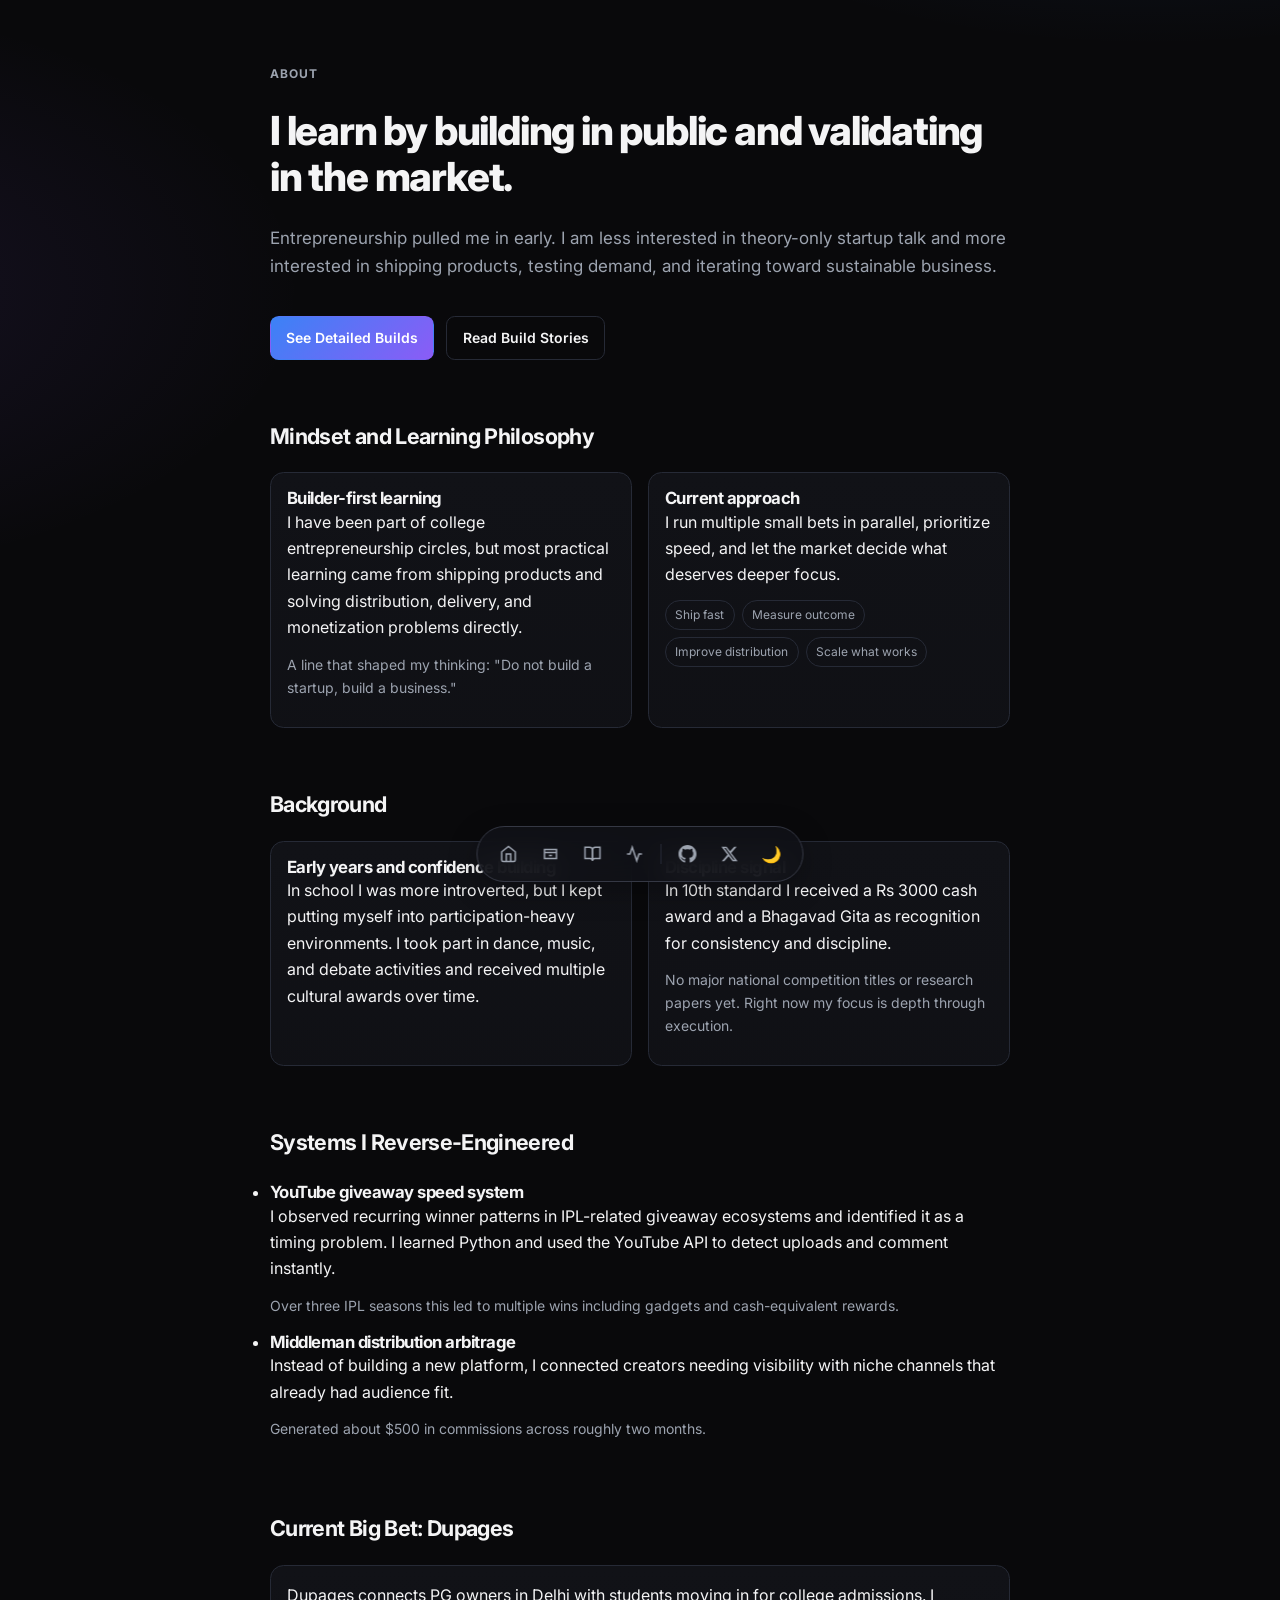
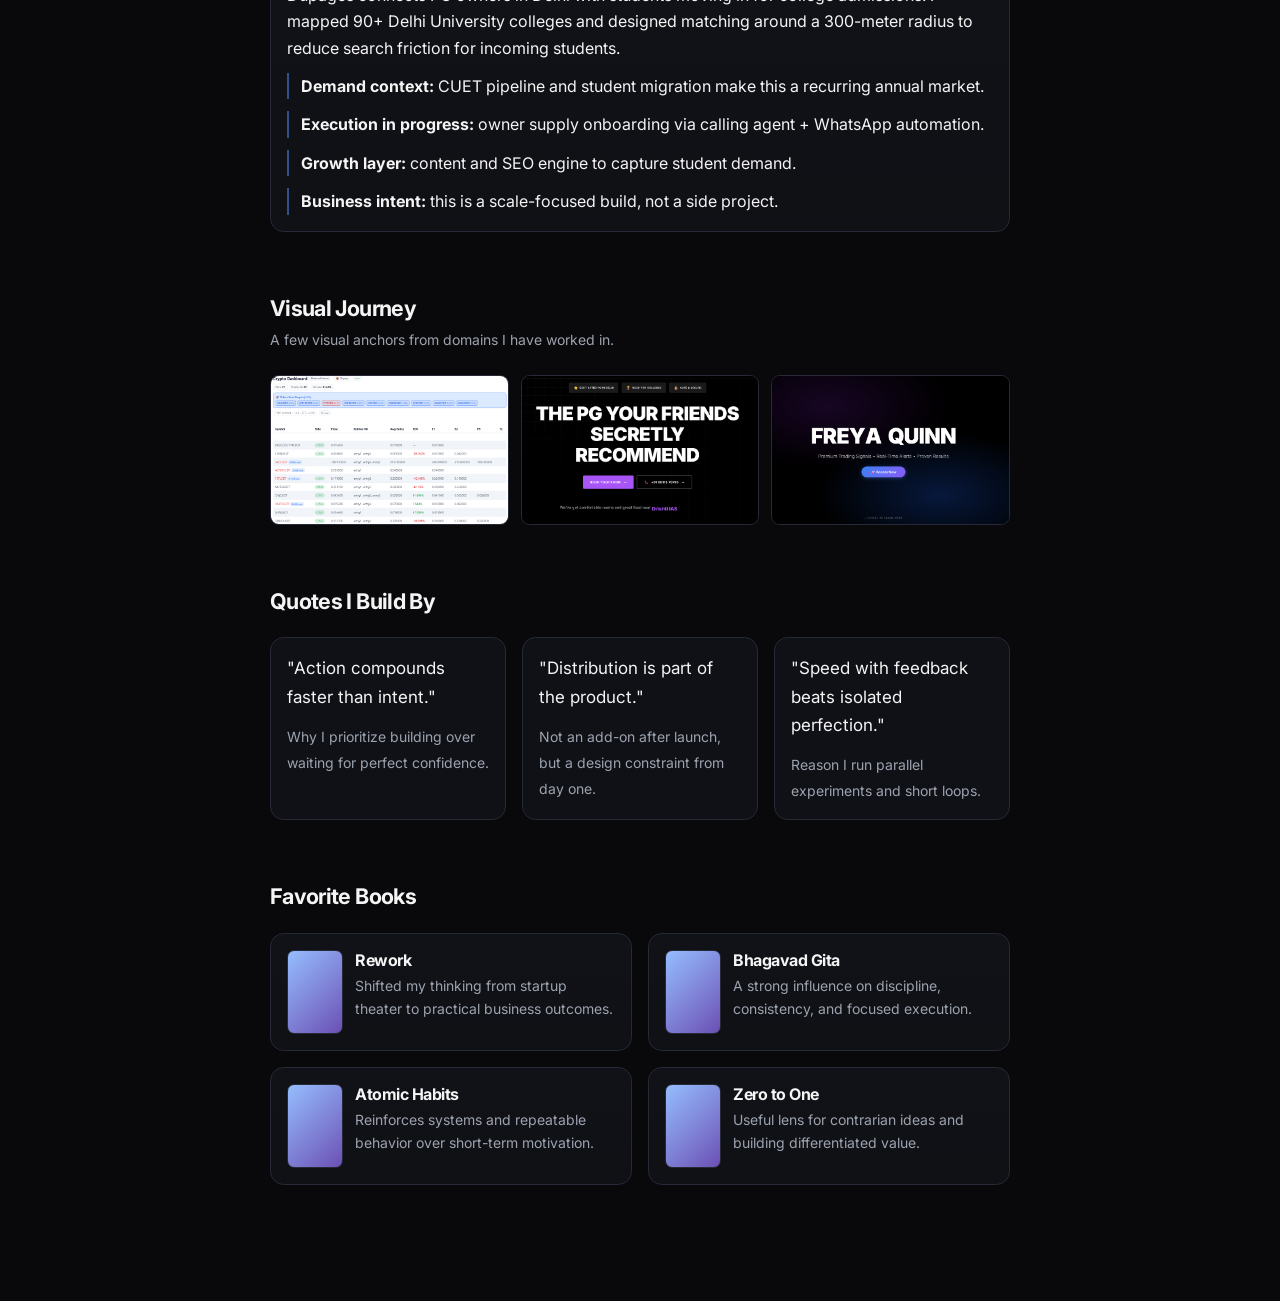
<file: about.html>
<!DOCTYPE html>
<html lang="en">
<head>
  <meta charset="UTF-8">
  <meta name="viewport" content="width=device-width, initial-scale=1.0">
  <meta name="color-scheme" content="dark light">
  <title>About - Asutosh Pattanayak</title>
  <meta name="description" content="Founder journey, mindset, and background of Asutosh Pattanayak.">
  <link rel="icon" type="image/svg+xml" href="favicon.svg">
  <link rel="preconnect" href="https://fonts.googleapis.com">
  <link rel="preconnect" href="https://fonts.gstatic.com" crossorigin>
  <link href="https://fonts.googleapis.com/css2?family=Inter:wght@400;500;600;700;800&display=swap" rel="stylesheet">
  <link rel="stylesheet" href="styles.css">
</head>
<body>
  <nav class="bottom-dock" aria-label="Main navigation">
    <a href="index.html" class="dock-item" aria-label="Home" title="Home"><svg viewBox="0 0 24 24" fill="none" stroke="currentColor" stroke-width="2"><path d="M3 9l9-7 9 7v11a2 2 0 0 1-2 2H5a2 2 0 0 1-2-2z"/><polyline points="9 22 9 12 15 12 15 22"/></svg></a>
    <a href="builds.html" class="dock-item" aria-label="Builds" title="Builds"><svg viewBox="0 0 24 24" fill="none" stroke="currentColor" stroke-width="2"><path d="M4 6h16v12H4z"/><path d="M4 10h16"/><path d="M10 14h4"/></svg></a>
    <a href="blog.html" class="dock-item" aria-label="Blog" title="Blog"><svg viewBox="0 0 24 24" fill="none" stroke="currentColor" stroke-width="2"><path d="M2 3h6a4 4 0 0 1 4 4v14a3 3 0 0 0-3-3H2z"/><path d="M22 3h-6a4 4 0 0 0-4 4v14a3 3 0 0 1 3-3h7z"/></svg></a>
    <a href="pnl.html" class="dock-item" aria-label="PnL" title="Trading PnL"><svg viewBox="0 0 24 24" fill="none" stroke="currentColor" stroke-width="2"><polyline points="22 12 18 12 15 21 9 3 6 12 2 12"/></svg></a>
    <span class="dock-divider"></span>
    <a href="https://github.com/asutoosh" target="_blank" rel="noopener" class="dock-item" aria-label="GitHub" title="GitHub"><svg viewBox="0 0 24 24" fill="currentColor"><path d="M12 0c-6.626 0-12 5.373-12 12 0 5.302 3.438 9.8 8.207 11.387.599.111.793-.261.793-.577v-2.234c-3.338.726-4.033-1.416-4.033-1.416-.546-1.387-1.333-1.756-1.333-1.756-1.089-.745.083-.729.083-.729 1.205.084 1.839 1.237 1.839 1.237 1.07 1.834 2.807 1.304 3.492.997.107-.775.418-1.305.762-1.604-2.665-.305-5.467-1.334-5.467-5.931 0-1.311.469-2.381 1.236-3.221-.124-.303-.535-1.524.117-3.176 0 0 1.008-.322 3.301 1.23.957-.266 1.983-.399 3.003-.404 1.02.005 2.047.138 3.006.404 2.291-1.552 3.297-1.23 3.297-1.23.653 1.653.242 2.874.118 3.176.77.84 1.235 1.911 1.235 3.221 0 4.609-2.807 5.624-5.479 5.921.43.372.823 1.102.823 2.222v3.293c0 .319.192.694.801.576 4.765-1.589 8.199-6.086 8.199-11.386 0-6.627-5.373-12-12-12z"/></svg></a>
    <a href="https://x.com/asutoosh" target="_blank" rel="noopener" class="dock-item" aria-label="X" title="X"><svg viewBox="0 0 24 24" fill="currentColor"><path d="M18.244 2.25h3.308l-7.227 8.26 8.502 11.24H16.17l-5.214-6.817L4.99 21.75H1.68l7.73-8.835L1.254 2.25H8.08l4.713 6.231zm-1.161 17.52h1.833L7.084 4.126H5.117z"/></svg></a>
    <button id="themeToggle" class="dock-item" role="switch" aria-checked="false" aria-label="Toggle theme" title="Toggle theme">🌙</button>
  </nav>

  <main id="main">
    <section class="container hero" data-reveal>
      <div class="eyebrow">About</div>
      <h1>I learn by building in public and validating in the market.</h1>
      <p class="lead">
        Entrepreneurship pulled me in early. I am less interested in theory-only startup talk and more interested in shipping products, testing demand, and iterating toward sustainable business.
      </p>
      <div class="hero-actions">
        <a class="btn btn-primary" href="builds.html">See Detailed Builds</a>
        <a class="btn btn-ghost" href="blog.html">Read Build Stories</a>
      </div>
    </section>

    <section class="container" data-reveal>
      <div class="section-head">
        <h2>Mindset and Learning Philosophy</h2>
      </div>
      <div class="grid grid-2">
        <article class="card">
          <h3>Builder-first learning</h3>
          <p>I have been part of college entrepreneurship circles, but most practical learning came from shipping products and solving distribution, delivery, and monetization problems directly.</p>
          <p class="muted">A line that shaped my thinking: "Do not build a startup, build a business."</p>
        </article>
        <article class="card">
          <h3>Current approach</h3>
          <p>I run multiple small bets in parallel, prioritize speed, and let the market decide what deserves deeper focus.</p>
          <div class="tag-list">
            <span class="tag">Ship fast</span>
            <span class="tag">Measure outcome</span>
            <span class="tag">Improve distribution</span>
            <span class="tag">Scale what works</span>
          </div>
        </article>
      </div>
    </section>

    <section class="container" data-reveal>
      <div class="section-head">
        <h2>Background</h2>
      </div>
      <div class="grid grid-2">
        <article class="card">
          <h3>Early years and confidence building</h3>
          <p>In school I was more introverted, but I kept putting myself into participation-heavy environments. I took part in dance, music, and debate activities and received multiple cultural awards over time.</p>
        </article>
        <article class="card">
          <h3>Discipline signal</h3>
          <p>In 10th standard I received a Rs 3000 cash award and a Bhagavad Gita as recognition for consistency and discipline.</p>
          <p class="muted">No major national competition titles or research papers yet. Right now my focus is depth through execution.</p>
        </article>
      </div>
    </section>

    <section class="container" data-reveal>
      <div class="section-head">
        <h2>Systems I Reverse-Engineered</h2>
      </div>
      <ul class="timeline">
        <li>
          <h3>YouTube giveaway speed system</h3>
          <p>I observed recurring winner patterns in IPL-related giveaway ecosystems and identified it as a timing problem. I learned Python and used the YouTube API to detect uploads and comment instantly.</p>
          <p class="muted">Over three IPL seasons this led to multiple wins including gadgets and cash-equivalent rewards.</p>
        </li>
        <li>
          <h3>Middleman distribution arbitrage</h3>
          <p>Instead of building a new platform, I connected creators needing visibility with niche channels that already had audience fit.</p>
          <p class="muted">Generated about $500 in commissions across roughly two months.</p>
        </li>
      </ul>
    </section>

    <section class="container" data-reveal>
      <div class="section-head">
        <h2>Current Big Bet: Dupages</h2>
      </div>
      <div class="card">
        <p>Dupages connects PG owners in Delhi with students moving in for college admissions. I mapped 90+ Delhi University colleges and designed matching around a 300-meter radius to reduce search friction for incoming students.</p>
        <ul class="metric-list">
          <li><strong>Demand context:</strong> CUET pipeline and student migration make this a recurring annual market.</li>
          <li><strong>Execution in progress:</strong> owner supply onboarding via calling agent + WhatsApp automation.</li>
          <li><strong>Growth layer:</strong> content and SEO engine to capture student demand.</li>
          <li><strong>Business intent:</strong> this is a scale-focused build, not a side project.</li>
        </ul>
      </div>
    </section>

    <section class="container" data-reveal>
      <div class="section-head">
        <h2>Visual Journey</h2>
        <p class="muted">A few visual anchors from domains I have worked in.</p>
      </div>
      <div class="gallery">
        <img src="assets/dashboard.png" alt="Trading dashboard visual" loading="lazy">
        <img src="assets/pg.png" alt="PG website visual" loading="lazy">
        <img src="assets/freyatrades.png" alt="Freya client website visual" loading="lazy">
      </div>
    </section>

    <section class="container" data-reveal>
      <div class="section-head">
        <h2>Quotes I Build By</h2>
      </div>
      <div class="quote-grid">
        <article class="quote-card">
          <p>"Action compounds faster than intent."</p>
          <span>Why I prioritize building over waiting for perfect confidence.</span>
        </article>
        <article class="quote-card">
          <p>"Distribution is part of the product."</p>
          <span>Not an add-on after launch, but a design constraint from day one.</span>
        </article>
        <article class="quote-card">
          <p>"Speed with feedback beats isolated perfection."</p>
          <span>Reason I run parallel experiments and short loops.</span>
        </article>
      </div>
    </section>

    <section class="container" data-reveal>
      <div class="section-head">
        <h2>Favorite Books</h2>
      </div>
      <div class="grid grid-2">
        <article class="card book-card">
          <div class="book-cover" aria-hidden="true"></div>
          <div class="book-meta">
            <h4>Rework</h4>
            <p class="muted">Shifted my thinking from startup theater to practical business outcomes.</p>
          </div>
        </article>
        <article class="card book-card">
          <div class="book-cover" aria-hidden="true"></div>
          <div class="book-meta">
            <h4>Bhagavad Gita</h4>
            <p class="muted">A strong influence on discipline, consistency, and focused execution.</p>
          </div>
        </article>
        <article class="card book-card">
          <div class="book-cover" aria-hidden="true"></div>
          <div class="book-meta">
            <h4>Atomic Habits</h4>
            <p class="muted">Reinforces systems and repeatable behavior over short-term motivation.</p>
          </div>
        </article>
        <article class="card book-card">
          <div class="book-cover" aria-hidden="true"></div>
          <div class="book-meta">
            <h4>Zero to One</h4>
            <p class="muted">Useful lens for contrarian ideas and building differentiated value.</p>
          </div>
        </article>
      </div>
    </section>
  </main>

  <script src="script.js"></script>
</body>
</html>
</file>
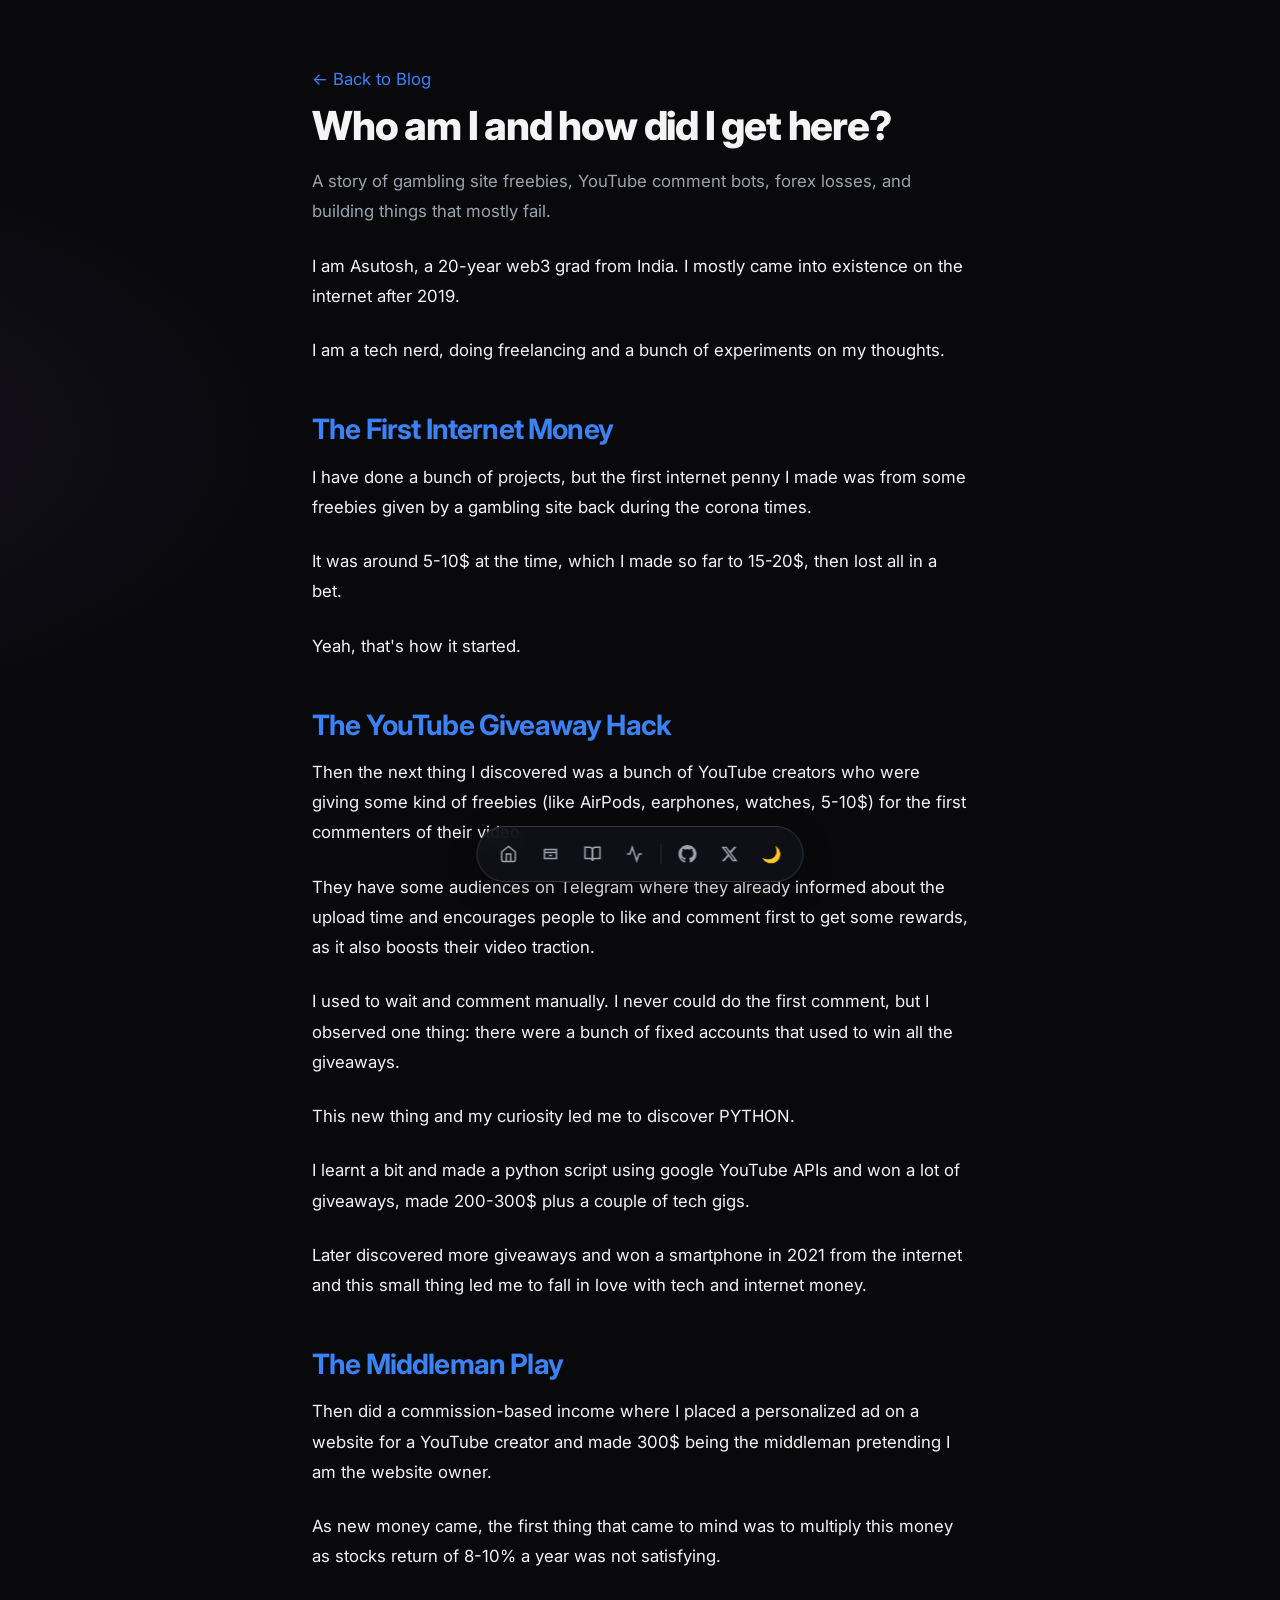
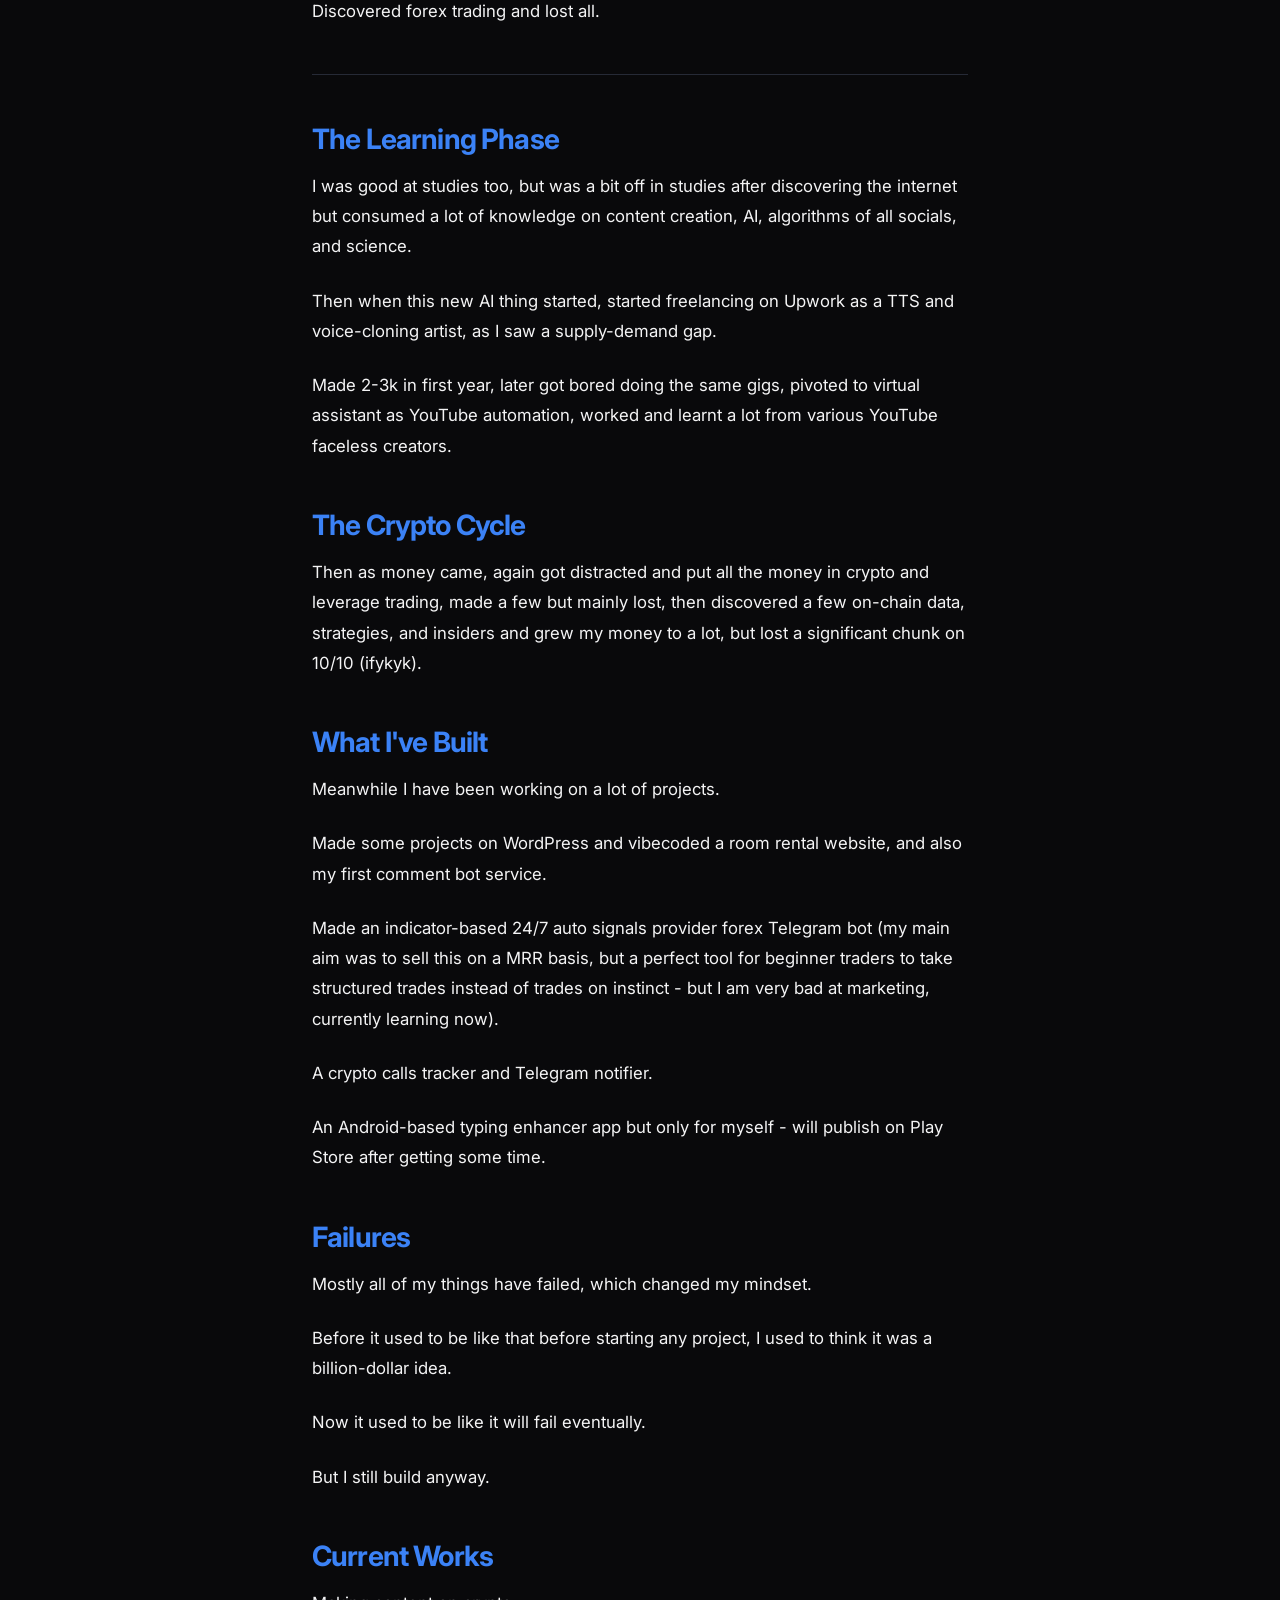
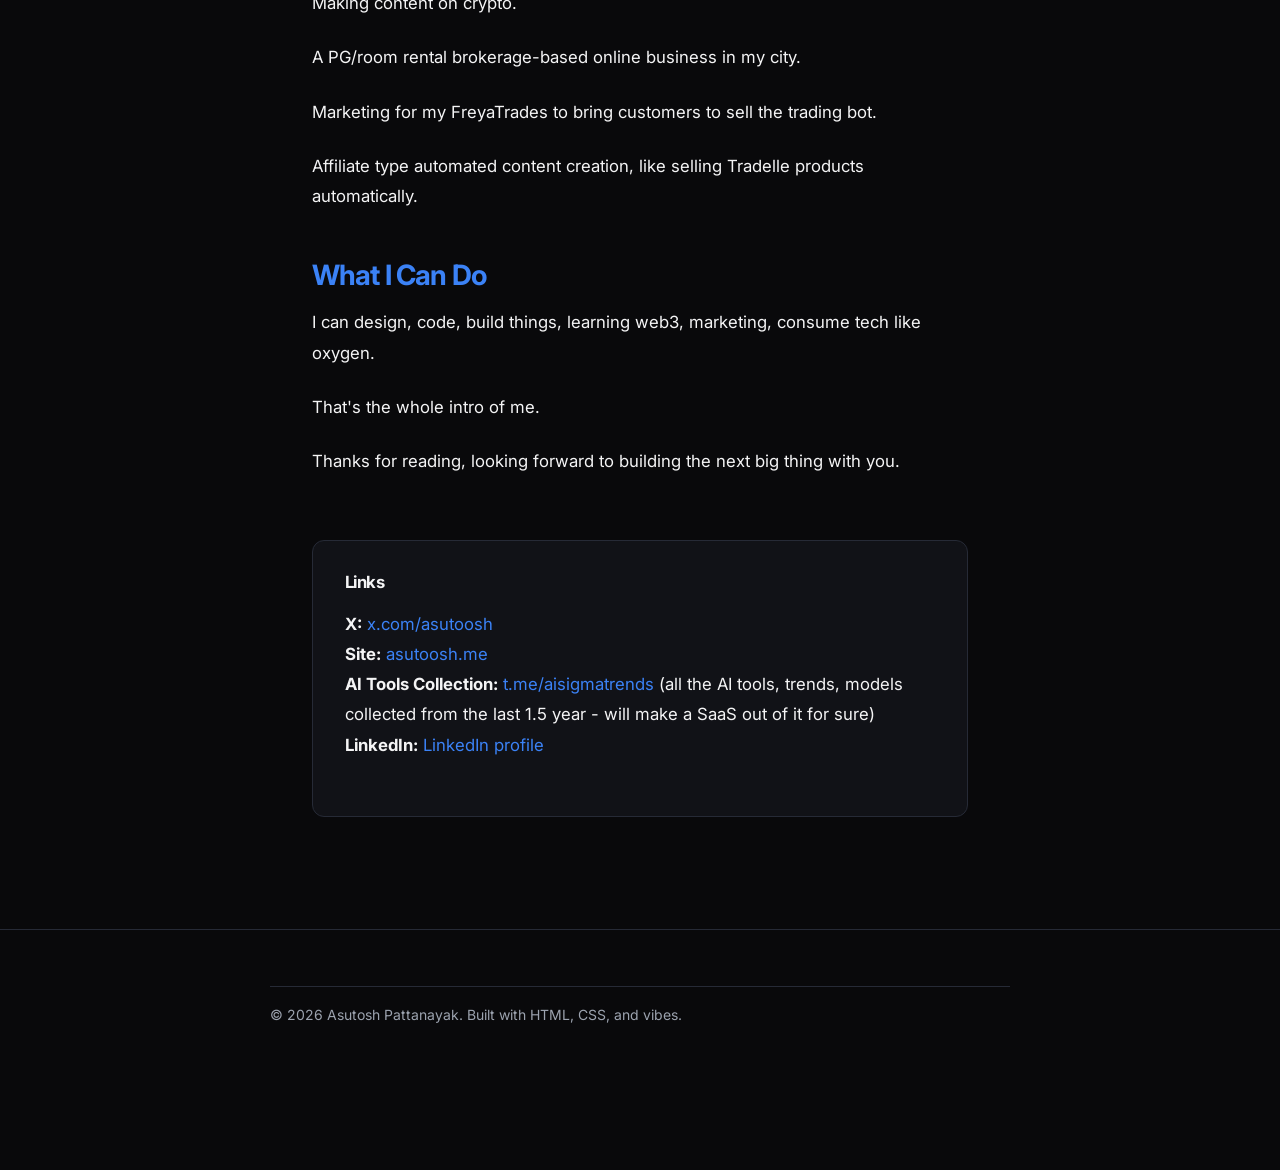
<file: blog-about.html>
<!DOCTYPE html>
<html lang="en">
<head>
  <meta charset="UTF-8">
  <meta name="viewport" content="width=device-width, initial-scale=1.0">
  <meta name="color-scheme" content="dark light">
  <title>About — The Journey of a Tech Nerd</title>
  <meta name="description" content="From gambling site freebies to building trading bots - the unfiltered story of Asutosh">

  <!-- Open Graph -->
  <meta property="og:title" content="Who am I and how did I get here? — Asutosh">
  <meta property="og:description" content="A story of gambling site freebies, YouTube comment bots, forex losses, and building things that mostly fail.">
  <meta property="og:type" content="article">
  <meta property="og:url" content="https://asutoosh.me/blog-about.html">
  <meta name="twitter:card" content="summary">
  <meta name="twitter:site" content="@asutoosh">

  <!-- Favicon -->
  <link rel="icon" type="image/svg+xml" href="favicon.svg">

  <!-- Fonts -->
  <link rel="preconnect" href="https://fonts.googleapis.com">
  <link rel="preconnect" href="https://fonts.gstatic.com" crossorigin>
  <link href="https://fonts.googleapis.com/css2?family=Inter:wght@400;500;600;700;800&display=swap" rel="stylesheet">

  <link rel="stylesheet" href="styles.css">
  <style>
    .blog-content {
      max-width: 720px;
      margin: 0 auto;
      padding: 4rem 2rem;
    }
    
    .blog-content h1 {
      font-size: 2.5rem;
      margin-bottom: 1rem;
      line-height: 1.2;
    }
    
    .blog-content h2 {
      font-size: 1.75rem;
      margin-top: 3rem;
      margin-bottom: 1rem;
      color: var(--accent);
    }
    
    .blog-content p {
      margin-bottom: 1.5rem;
      line-height: 1.8;
      font-size: 1.05rem;
    }
    
    .blog-intro {
      font-size: 1.2rem;
      color: var(--muted);
      margin-bottom: 3rem;
    }
    
    .divider {
      border: none;
      border-top: 1px solid var(--border);
      margin: 3rem 0;
    }
    
    .link-section {
      margin-top: 4rem;
      padding: 2rem;
      background: var(--surface);
      border-radius: 12px;
      border: 1px solid var(--border);
    }
    
    .link-section h3 {
      margin-bottom: 1rem;
    }
    
    .link-section a {
      color: var(--accent);
      text-decoration: none;
      border-bottom: 1px solid transparent;
      transition: border-color 0.2s;
    }
    
    .link-section a:hover {
      border-bottom-color: var(--accent);
    }
  </style>
</head>
<body>
  <!-- BOTTOM DOCK NAV -->
  <nav class="bottom-dock" aria-label="Main navigation">
    <a href="index.html" class="dock-item" aria-label="Home" title="Home"><svg viewBox="0 0 24 24" fill="none" stroke="currentColor" stroke-width="2"><path d="M3 9l9-7 9 7v11a2 2 0 0 1-2 2H5a2 2 0 0 1-2-2z"/><polyline points="9 22 9 12 15 12 15 22"/></svg></a>
    <a href="builds.html" class="dock-item" aria-label="Builds" title="Builds"><svg viewBox="0 0 24 24" fill="none" stroke="currentColor" stroke-width="2"><path d="M4 6h16v12H4z"/><path d="M4 10h16"/><path d="M10 14h4"/></svg></a>
    <a href="blog.html" class="dock-item" aria-label="Blog" title="Blog"><svg viewBox="0 0 24 24" fill="none" stroke="currentColor" stroke-width="2"><path d="M2 3h6a4 4 0 0 1 4 4v14a3 3 0 0 0-3-3H2z"/><path d="M22 3h-6a4 4 0 0 0-4 4v14a3 3 0 0 1 3-3h7z"/></svg></a>
    <a href="pnl.html" class="dock-item" aria-label="PnL" title="Trading PnL"><svg viewBox="0 0 24 24" fill="none" stroke="currentColor" stroke-width="2"><polyline points="22 12 18 12 15 21 9 3 6 12 2 12"/></svg></a>
    <span class="dock-divider"></span>
    <a href="https://github.com/asutoosh" target="_blank" rel="noopener" class="dock-item" aria-label="GitHub" title="GitHub"><svg viewBox="0 0 24 24" fill="currentColor"><path d="M12 0c-6.626 0-12 5.373-12 12 0 5.302 3.438 9.8 8.207 11.387.599.111.793-.261.793-.577v-2.234c-3.338.726-4.033-1.416-4.033-1.416-.546-1.387-1.333-1.756-1.333-1.756-1.089-.745.083-.729.083-.729 1.205.084 1.839 1.237 1.839 1.237 1.07 1.834 2.807 1.304 3.492.997.107-.775.418-1.305.762-1.604-2.665-.305-5.467-1.334-5.467-5.931 0-1.311.469-2.381 1.236-3.221-.124-.303-.535-1.524.117-3.176 0 0 1.008-.322 3.301 1.23.957-.266 1.983-.399 3.003-.404 1.02.005 2.047.138 3.006.404 2.291-1.552 3.297-1.23 3.297-1.23.653 1.653.242 2.874.118 3.176.77.84 1.235 1.911 1.235 3.221 0 4.609-2.807 5.624-5.479 5.921.43.372.823 1.102.823 2.222v3.293c0 .319.192.694.801.576 4.765-1.589 8.199-6.086 8.199-11.386 0-6.627-5.373-12-12-12z"/></svg></a>
    <a href="https://x.com/asutoosh" target="_blank" rel="noopener" class="dock-item" aria-label="X" title="X"><svg viewBox="0 0 24 24" fill="currentColor"><path d="M18.244 2.25h3.308l-7.227 8.26 8.502 11.24H16.17l-5.214-6.817L4.99 21.75H1.68l7.73-8.835L1.254 2.25H8.08l4.713 6.231zm-1.161 17.52h1.833L7.084 4.126H5.117z"/></svg></a>
    <button id="themeToggle" class="dock-item" role="switch" aria-checked="false" aria-label="Toggle theme" title="Toggle theme">🌙</button>
  </nav>

  <main id="main">
    <article class="blog-content">
      <p class="muted" style="margin-bottom: 0.5rem;"><a href="blog.html" style="color: var(--accent);">← Back to Blog</a></p>
      <h1>Who am I and how did I get here?</h1>
      
      <p class="blog-intro">
        A story of gambling site freebies, YouTube comment bots, forex losses, and building things that mostly fail.
      </p>

      <p>
        I am Asutosh, a 20-year web3 grad from India. I mostly came into existence on the internet after 2019.
      </p>

      <p>
        I am a tech nerd, doing freelancing and a bunch of experiments on my thoughts.
      </p>

      <h2>The First Internet Money</h2>

      <p>
        I have done a bunch of projects, but the first internet penny I made was from some freebies given by a gambling site back during the corona times.
      </p>

      <p>
        It was around 5-10$ at the time, which I made so far to 15-20$, then lost all in a bet.
      </p>

      <p>
        Yeah, that's how it started.
      </p>

      <h2>The YouTube Giveaway Hack</h2>

      <p>
        Then the next thing I discovered was a bunch of YouTube creators who were giving some kind of freebies (like AirPods, earphones, watches, 5-10$) for the first commenters of their video.
      </p>

      <p>
        They have some audiences on Telegram where they already informed about the upload time and encourages people to like and comment first to get some rewards, as it also boosts their video traction.
      </p>

      <p>
        I used to wait and comment manually. I never could do the first comment, but I observed one thing: there were a bunch of fixed accounts that used to win all the giveaways.
      </p>

      <p>
        This new thing and my curiosity led me to discover PYTHON.
      </p>

      <p>
        I learnt a bit and made a python script using google YouTube APIs and won a lot of giveaways, made 200-300$ plus a couple of tech gigs.
      </p>

      <p>
        Later discovered more giveaways and won a smartphone in 2021 from the internet and this small thing led me to fall in love with tech and internet money.
      </p>

      <h2>The Middleman Play</h2>

      <p>
        Then did a commission-based income where I placed a personalized ad on a website for a YouTube creator and made 300$ being the middleman pretending I am the website owner.
      </p>

      <p>
        As new money came, the first thing that came to mind was to multiply this money as stocks return of 8-10% a year was not satisfying.
      </p>

      <p>
        Discovered forex trading and lost all.
      </p>

      <hr class="divider">

      <h2>The Learning Phase</h2>

      <p>
        I was good at studies too, but was a bit off in studies after discovering the internet but consumed a lot of knowledge on content creation, AI, algorithms of all socials, and science.
      </p>

      <p>
        Then when this new AI thing started, started freelancing on Upwork as a TTS and voice-cloning artist, as I saw a supply-demand gap.
      </p>

      <p>
        Made 2-3k in first year, later got bored doing the same gigs, pivoted to virtual assistant as YouTube automation, worked and learnt a lot from various YouTube faceless creators.
      </p>

      <h2>The Crypto Cycle</h2>

      <p>
        Then as money came, again got distracted and put all the money in crypto and leverage trading, made a few but mainly lost, then discovered a few on-chain data, strategies, and insiders and grew my money to a lot, but lost a significant chunk on 10/10 (ifykyk).
      </p>

      <h2>What I've Built</h2>

      <p>
        Meanwhile I have been working on a lot of projects.
      </p>

      <p>
        Made some projects on WordPress and vibecoded a room rental website, and also my first comment bot service.
      </p>

      <p>
        Made an indicator-based 24/7 auto signals provider forex Telegram bot (my main aim was to sell this on a MRR basis, but a perfect tool for beginner traders to take structured trades instead of trades on instinct - but I am very bad at marketing, currently learning now).
      </p>

      <p>
        A crypto calls tracker and Telegram notifier.
      </p>

      <p>
        An Android-based typing enhancer app but only for myself - will publish on Play Store after getting some time.
      </p>

      <h2>Failures</h2>

      <p>
        Mostly all of my things have failed, which changed my mindset.
      </p>

      <p>
        Before it used to be like that before starting any project, I used to think it was a billion-dollar idea.
      </p>

      <p>
        Now it used to be like it will fail eventually.
      </p>

      <p>
        But I still build anyway.
      </p>

      <h2>Current Works</h2>

      <p>
        Making content on crypto.
      </p>

      <p>
        A PG/room rental brokerage-based online business in my city.
      </p>

      <p>
        Marketing for my FreyaTrades to bring customers to sell the trading bot.
      </p>

      <p>
        Affiliate type automated content creation, like selling Tradelle products automatically.
      </p>

      <h2>What I Can Do</h2>

      <p>
        I can design, code, build things, learning web3, marketing, consume tech like oxygen.
      </p>

      <p>
        That's the whole intro of me.
      </p>

      <p>
        Thanks for reading, looking forward to building the next big thing with you.
      </p>

      <div class="link-section">
        <h3>Links</h3>
        <p>
          <strong>X:</strong> <a href="https://x.com/asutoosh" target="_blank" rel="noopener">x.com/asutoosh</a><br>
          <strong>Site:</strong> <a href="https://asutoosh.me/">asutoosh.me</a><br>
          <strong>AI Tools Collection:</strong> <a href="https://t.me/aisigmatrends" target="_blank" rel="noopener">t.me/aisigmatrends</a> (all the AI tools, trends, models collected from the last 1.5 year - will make a SaaS out of it for sure)<br>
          <strong>LinkedIn:</strong> <a href="https://www.linkedin.com/in/asutosh-pattanayak/" target="_blank" rel="noopener">LinkedIn profile</a>
        </p>
      </div>
    </article>
  </main>

  <!-- FOOTER -->
  <footer class="site-footer">
    <div class="container">
      <div class="footer-bottom">
        <p class="muted">© <span id="year"></span> Asutosh Pattanayak. Built with HTML, CSS, and vibes.</p>
        <div class="footer-socials">
          <a href="https://x.com/asutoosh" target="_blank" rel="noopener" aria-label="X">
            <svg viewBox="0 0 24 24" fill="currentColor"><path d="M18.244 2.25h3.308l-7.227 8.26 8.502 11.24H16.17l-5.214-6.817L4.99 21.75H1.68l7.73-8.835L1.254 2.25H8.08l4.713 6.231zm-1.161 17.52h1.833L7.084 4.126H5.117z"/></svg>
          </a>
          <a href="https://github.com/asutoosh" target="_blank" rel="noopener" aria-label="GitHub">
            <svg viewBox="0 0 24 24" fill="currentColor"><path d="M12 0c-6.626 0-12 5.373-12 12 0 5.302 3.438 9.8 8.207 11.387.599.111.793-.261.793-.577v-2.234c-3.338.726-4.033-1.416-4.033-1.416-.546-1.387-1.333-1.756-1.333-1.756-1.089-.745.083-.729.083-.729 1.205.084 1.839 1.237 1.839 1.237 1.07 1.834 2.807 1.304 3.492.997.107-.775.418-1.305.762-1.604-2.665-.305-5.467-1.334-5.467-5.931 0-1.311.469-2.381 1.236-3.221-.124-.303-.535-1.524.117-3.176 0 0 1.008-.322 3.301 1.23.957-.266 1.983-.399 3.003-.404 1.02.005 2.047.138 3.006.404 2.291-1.552 3.297-1.23 3.297-1.23.653 1.653.242 2.874.118 3.176.77.84 1.235 1.911 1.235 3.221 0 4.609-2.807 5.624-5.479 5.921.43.372.823 1.102.823 2.222v3.293c0 .319.192.694.801.576 4.765-1.589 8.199-6.086 8.199-11.386 0-6.627-5.373-12-12-12z"/></svg>
          </a>
          <a href="https://www.linkedin.com/in/asutosh-pattanayak/" target="_blank" rel="noopener" aria-label="LinkedIn">
            <svg viewBox="0 0 24 24" fill="currentColor"><path d="M20.447 20.452h-3.554v-5.569c0-1.328-.027-3.037-1.852-3.037-1.853 0-2.136 1.445-2.136 2.939v5.667H9.351V9h3.414v1.561h.046c.477-.9 1.637-1.85 3.37-1.85 3.601 0 4.267 2.37 4.267 5.455v6.286zM5.337 7.433c-1.144 0-2.063-.926-2.063-2.065 0-1.138.92-2.063 2.063-2.063 1.14 0 2.064.925 2.064 2.063 0 1.139-.925 2.065-2.064 2.065zm1.782 13.019H3.555V9h3.564v11.452zM22.225 0H1.771C.792 0 0 .774 0 1.729v20.542C0 23.227.792 24 1.771 24h20.451C23.2 24 24 23.227 24 22.271V1.729C24 .774 23.2 0 22.222 0h.003z"/></svg>
          </a>
        </div>
      </div>
    </div>
  </footer>

  <script src="script.js"></script>
</body>
</html>
</file>
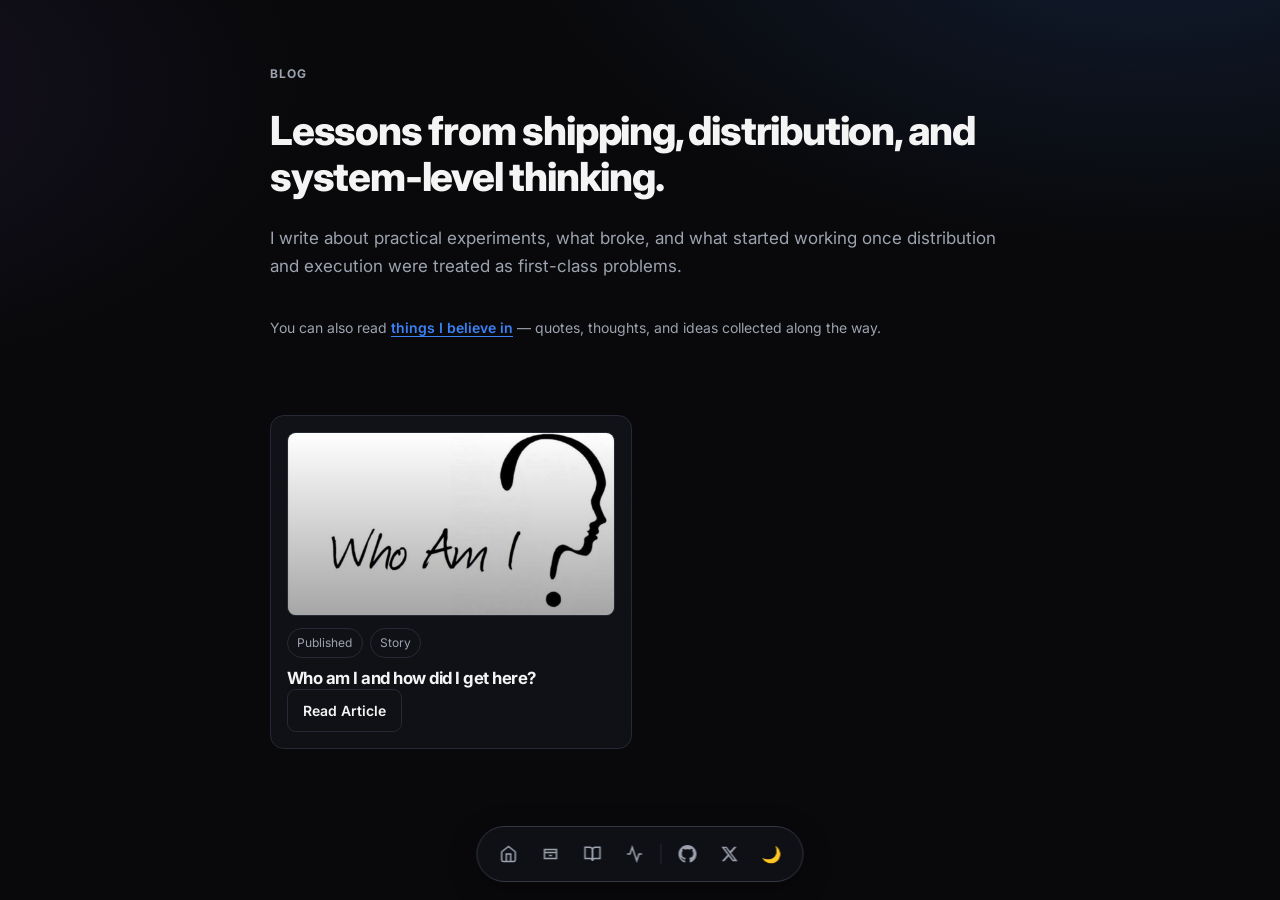
<file: blog.html>
<!DOCTYPE html>
<html lang="en">
<head>
  <meta charset="UTF-8">
  <meta name="viewport" content="width=device-width, initial-scale=1.0">
  <meta name="color-scheme" content="dark light">
  <title>Blog - Asutosh Pattanayak</title>
  <meta name="description" content="Notes on systems, automation, distribution, and product experiments.">
  <link rel="icon" type="image/svg+xml" href="favicon.svg">
  <link rel="preconnect" href="https://fonts.googleapis.com">
  <link rel="preconnect" href="https://fonts.gstatic.com" crossorigin>
  <link href="https://fonts.googleapis.com/css2?family=Inter:wght@400;500;600;700;800&display=swap" rel="stylesheet">
  <link rel="stylesheet" href="styles.css">
</head>
<body>
  <nav class="bottom-dock" aria-label="Main navigation">
    <a href="index.html" class="dock-item" aria-label="Home" title="Home"><svg viewBox="0 0 24 24" fill="none" stroke="currentColor" stroke-width="2"><path d="M3 9l9-7 9 7v11a2 2 0 0 1-2 2H5a2 2 0 0 1-2-2z"/><polyline points="9 22 9 12 15 12 15 22"/></svg></a>
    <a href="builds.html" class="dock-item" aria-label="Builds" title="Builds"><svg viewBox="0 0 24 24" fill="none" stroke="currentColor" stroke-width="2"><path d="M4 6h16v12H4z"/><path d="M4 10h16"/><path d="M10 14h4"/></svg></a>
    <a href="blog.html" class="dock-item" aria-label="Blog" title="Blog"><svg viewBox="0 0 24 24" fill="none" stroke="currentColor" stroke-width="2"><path d="M2 3h6a4 4 0 0 1 4 4v14a3 3 0 0 0-3-3H2z"/><path d="M22 3h-6a4 4 0 0 0-4 4v14a3 3 0 0 1 3-3h7z"/></svg></a>
    <a href="pnl.html" class="dock-item" aria-label="PnL" title="Trading PnL"><svg viewBox="0 0 24 24" fill="none" stroke="currentColor" stroke-width="2"><polyline points="22 12 18 12 15 21 9 3 6 12 2 12"/></svg></a>
    <span class="dock-divider"></span>
    <a href="https://github.com/asutoosh" target="_blank" rel="noopener" class="dock-item" aria-label="GitHub" title="GitHub"><svg viewBox="0 0 24 24" fill="currentColor"><path d="M12 0c-6.626 0-12 5.373-12 12 0 5.302 3.438 9.8 8.207 11.387.599.111.793-.261.793-.577v-2.234c-3.338.726-4.033-1.416-4.033-1.416-.546-1.387-1.333-1.756-1.333-1.756-1.089-.745.083-.729.083-.729 1.205.084 1.839 1.237 1.839 1.237 1.07 1.834 2.807 1.304 3.492.997.107-.775.418-1.305.762-1.604-2.665-.305-5.467-1.334-5.467-5.931 0-1.311.469-2.381 1.236-3.221-.124-.303-.535-1.524.117-3.176 0 0 1.008-.322 3.301 1.23.957-.266 1.983-.399 3.003-.404 1.02.005 2.047.138 3.006.404 2.291-1.552 3.297-1.23 3.297-1.23.653 1.653.242 2.874.118 3.176.77.84 1.235 1.911 1.235 3.221 0 4.609-2.807 5.624-5.479 5.921.43.372.823 1.102.823 2.222v3.293c0 .319.192.694.801.576 4.765-1.589 8.199-6.086 8.199-11.386 0-6.627-5.373-12-12-12z"/></svg></a>
    <a href="https://x.com/asutoosh" target="_blank" rel="noopener" class="dock-item" aria-label="X" title="X"><svg viewBox="0 0 24 24" fill="currentColor"><path d="M18.244 2.25h3.308l-7.227 8.26 8.502 11.24H16.17l-5.214-6.817L4.99 21.75H1.68l7.73-8.835L1.254 2.25H8.08l4.713 6.231zm-1.161 17.52h1.833L7.084 4.126H5.117z"/></svg></a>
    <button id="themeToggle" class="dock-item" role="switch" aria-checked="false" aria-label="Toggle theme" title="Toggle theme">🌙</button>
  </nav>

  <main>
    <section class="container hero" data-reveal>
      <div class="eyebrow">Blog</div>
      <h1>Lessons from shipping, distribution, and system-level thinking.</h1>
      <p class="lead">I write about practical experiments, what broke, and what started working once distribution and execution were treated as first-class problems.</p>
      <p class="muted">You can also read <a class="inline-highlight-link" href="blog/things-i-believe.html">things I believe in</a> — quotes, thoughts, and ideas collected along the way.</p>
    </section>

    <section class="container" data-reveal>
      <div class="grid grid-2">
        <article class="card">
          <div class="project-thumbnail overlay">
            <img src="assets/whoami.png" alt="Story post visual" loading="lazy">
          </div>
          <div class="tag-list"><span class="tag">Published</span><span class="tag">Story</span></div>
          <h3 style="margin-top: 0.7rem;">Who am I and how did I get here?</h3>
          <!-- <p>My unfiltered story from low-signal experiments to shipping projects with real usage and revenue outcomes.</p> -->
          <a href="blog-about.html" class="btn btn-ghost">Read Article</a>
        </article>
      </div>
    </section>

    <!-- <section class="container" data-reveal>
      <div class="section-head">
        <h2>Books + Ideas Behind These Posts</h2>
      </div>
      <div class="grid grid-2">
        <article class="card book-card">
          <div class="book-cover" aria-hidden="true"></div>
          <div class="book-meta">
            <h4>Rework</h4>
            <p class="muted">Guides practical writing around execution and business realism.</p>
          </div>
        </article>
        <article class="card book-card">
          <div class="book-cover" aria-hidden="true"></div>
          <div class="book-meta">
            <h4>The Lean Startup</h4>
            <p class="muted">Shapes the feedback-loop mindset across my experiments.</p>
          </div>
        </article>
      </div>
    </section> -->
  </main>

  <script src="script.js"></script>
</body>
</html>
</file>
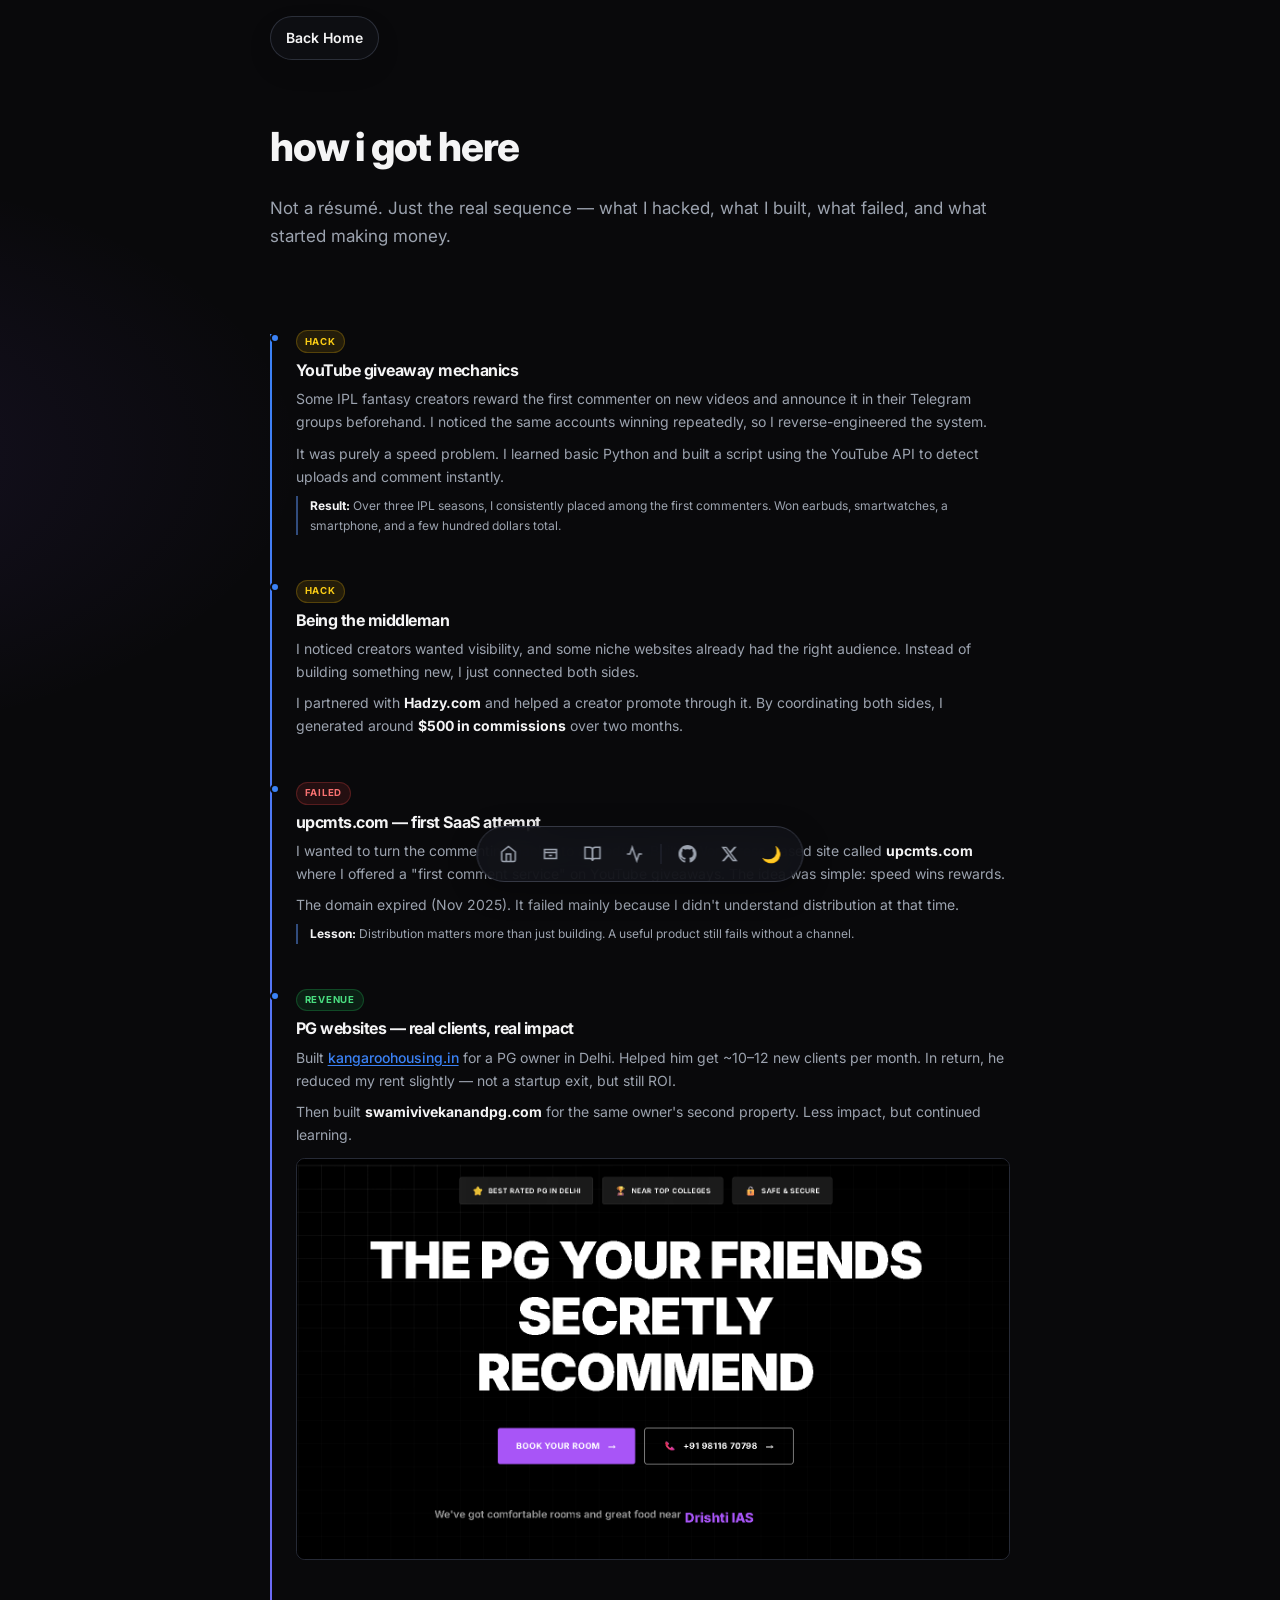
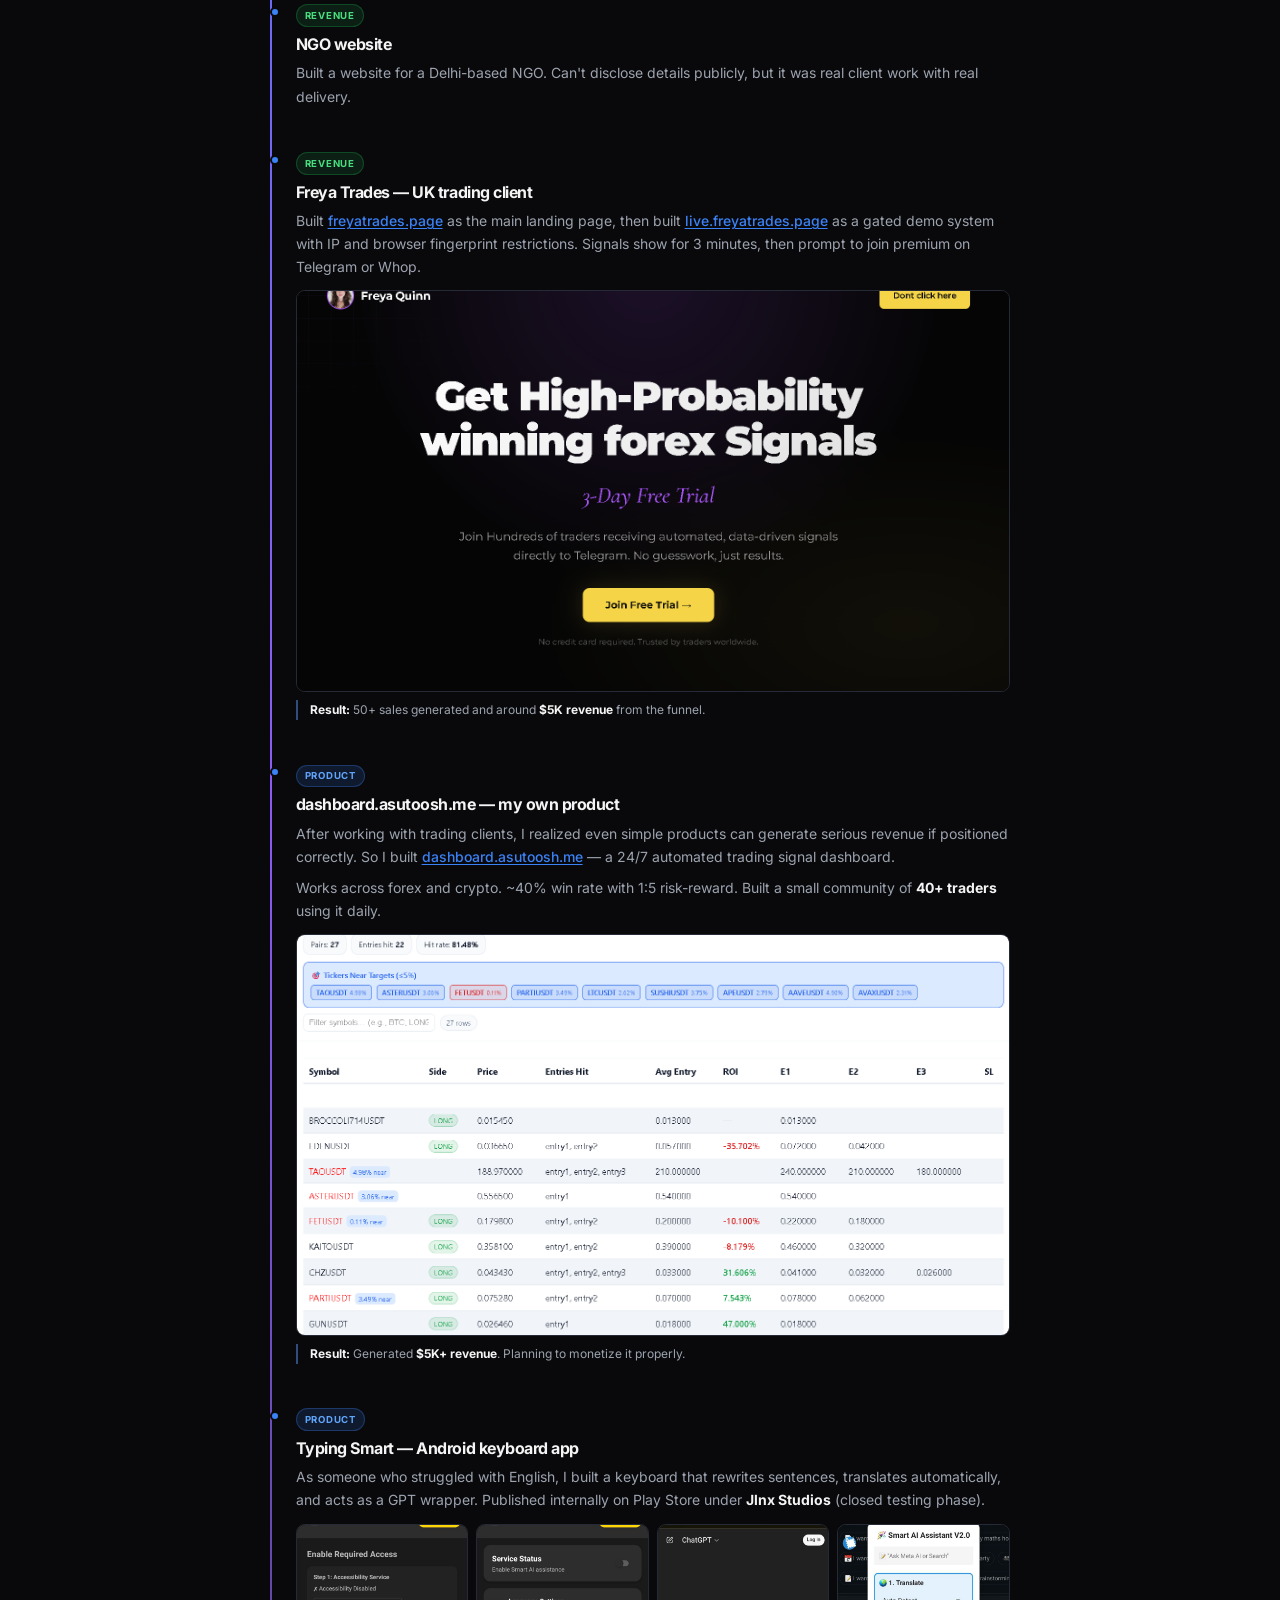
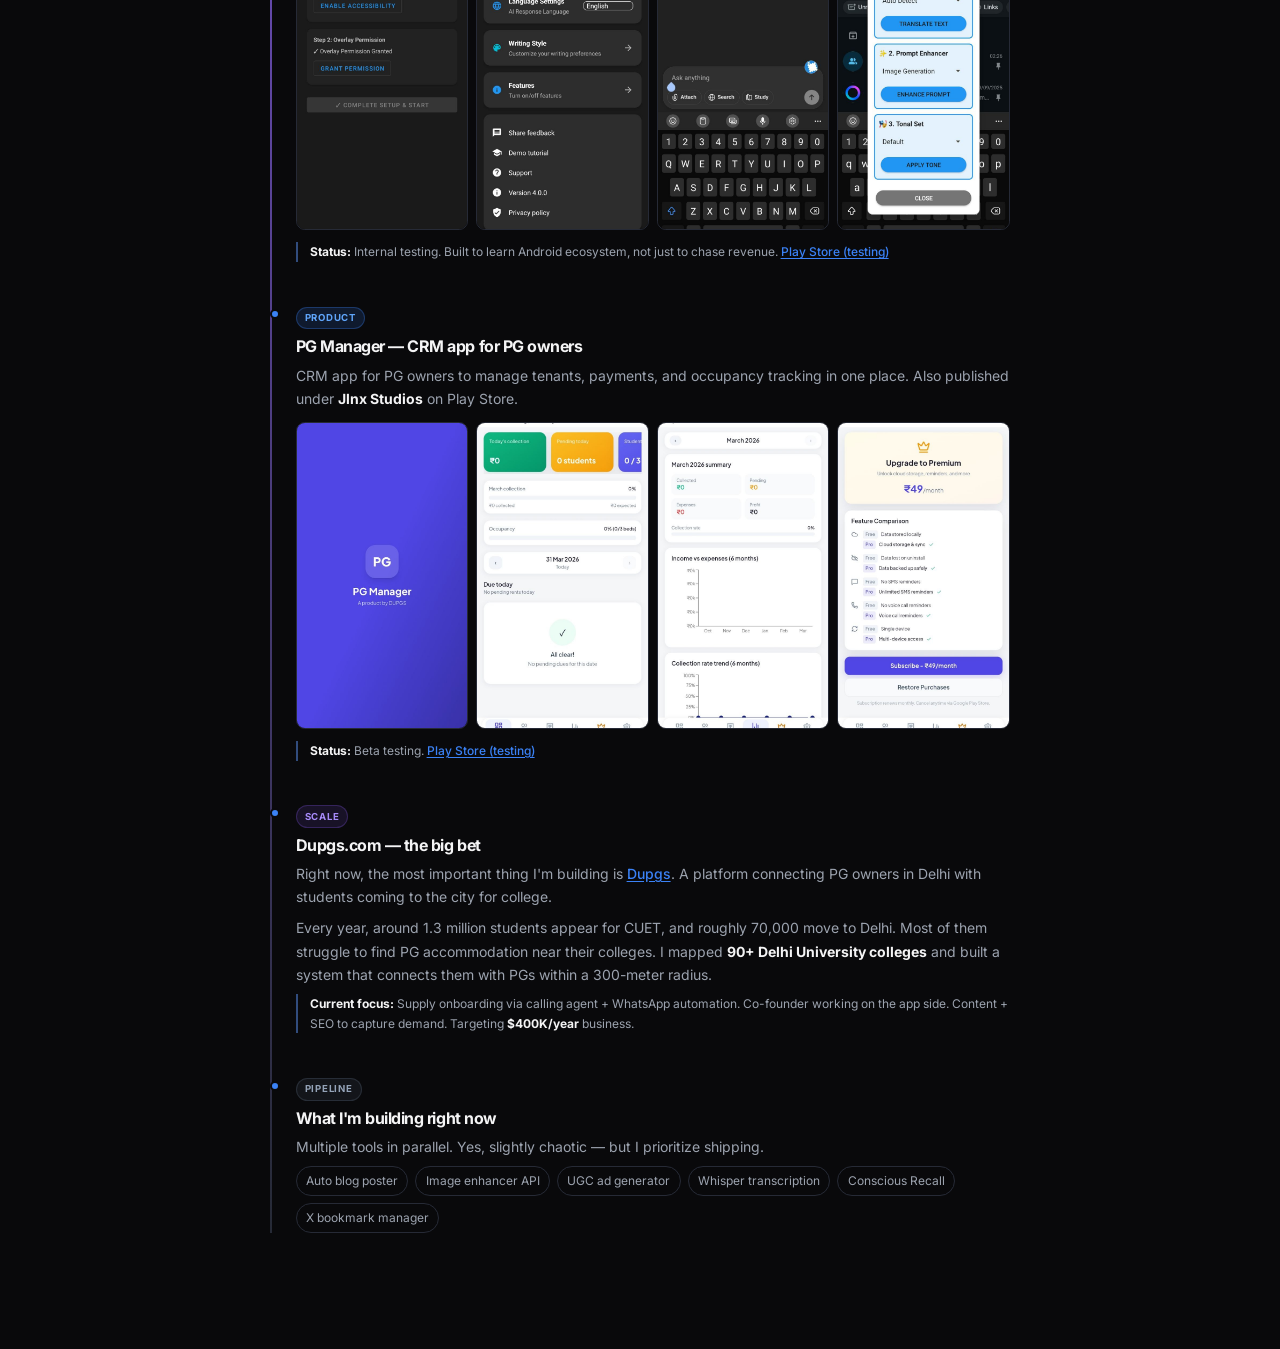
<file: builds.html>
<!DOCTYPE html>
<html lang="en">
<head>
  <meta charset="UTF-8">
  <meta name="viewport" content="width=device-width, initial-scale=1.0">
  <meta name="color-scheme" content="dark light">
  <title>Builds - Asutosh Pattanayak</title>
  <meta name="description" content="The full story behind everything I've built — from internet hacks to SaaS attempts to real revenue.">
  <link rel="icon" type="image/svg+xml" href="favicon.svg">
  <link rel="preconnect" href="https://fonts.googleapis.com">
  <link rel="preconnect" href="https://fonts.gstatic.com" crossorigin>
  <link href="https://fonts.googleapis.com/css2?family=Inter:wght@400;500;600;700;800&display=swap" rel="stylesheet">
  <link rel="stylesheet" href="styles.css">
  <style>
    .page-top-actions {
      width: min(100% - 2rem, var(--max));
      margin: 1rem auto 0;
    }

    .builds-back-btn {
      display: inline-flex;
      align-items: center;
      justify-content: center;
      gap: 0.4rem;
      padding: 0.58rem 0.95rem;
      border-radius: 999px;
      border: 1px solid color-mix(in oklab, var(--border) 72%, rgba(255, 255, 255, 0.24));
      background: color-mix(in oklab, var(--surface) 68%, transparent);
      color: var(--text);
      font-size: var(--text-sm);
      font-weight: 600;
      backdrop-filter: blur(10px) saturate(120%);
      box-shadow: 0 10px 24px rgba(0, 0, 0, 0.12);
    }

    .builds-back-btn:hover,
    .builds-back-btn:focus-visible {
      background: color-mix(in oklab, var(--surface-soft) 78%, transparent);
      border-color: color-mix(in oklab, var(--accent) 30%, var(--border));
    }

    @media (max-width: 680px) {
      .page-top-actions {
        width: min(100% - 1rem, var(--max));
        margin-top: 0.75rem;
      }

      .builds-back-btn {
        width: 100%;
      }

      .hero {
        padding-top: var(--space-5);
        gap: var(--space-3);
      }

      .hero .lead {
        font-size: var(--text-sm);
      }

      .story-chapter {
        padding-bottom: var(--space-5);
      }

      .story-chapter h3 {
        font-size: 0.95rem;
      }

      .story-chapter p {
        font-size: 0.82rem;
      }

      .story-outcome {
        font-size: 0.76rem;
      }
    }

  </style>
</head>
<body>
  <nav class="bottom-dock" aria-label="Main navigation">
    <a href="index.html" class="dock-item" aria-label="Home" title="Home"><svg viewBox="0 0 24 24" fill="none" stroke="currentColor" stroke-width="2"><path d="M3 9l9-7 9 7v11a2 2 0 0 1-2 2H5a2 2 0 0 1-2-2z"/><polyline points="9 22 9 12 15 12 15 22"/></svg></a>
    <a href="builds.html" class="dock-item" aria-label="Builds" title="Builds"><svg viewBox="0 0 24 24" fill="none" stroke="currentColor" stroke-width="2"><path d="M4 6h16v12H4z"/><path d="M4 10h16"/><path d="M10 14h4"/></svg></a>
    <a href="blog.html" class="dock-item" aria-label="Blog" title="Blog"><svg viewBox="0 0 24 24" fill="none" stroke="currentColor" stroke-width="2"><path d="M2 3h6a4 4 0 0 1 4 4v14a3 3 0 0 0-3-3H2z"/><path d="M22 3h-6a4 4 0 0 0-4 4v14a3 3 0 0 1 3-3h7z"/></svg></a>
    <a href="pnl.html" class="dock-item" aria-label="PnL" title="Trading PnL"><svg viewBox="0 0 24 24" fill="none" stroke="currentColor" stroke-width="2"><polyline points="22 12 18 12 15 21 9 3 6 12 2 12"/></svg></a>
    <span class="dock-divider"></span>
    <a href="https://github.com/asutoosh" target="_blank" rel="noopener" class="dock-item" aria-label="GitHub" title="GitHub"><svg viewBox="0 0 24 24" fill="currentColor"><path d="M12 0c-6.626 0-12 5.373-12 12 0 5.302 3.438 9.8 8.207 11.387.599.111.793-.261.793-.577v-2.234c-3.338.726-4.033-1.416-4.033-1.416-.546-1.387-1.333-1.756-1.333-1.756-1.089-.745.083-.729.083-.729 1.205.084 1.839 1.237 1.839 1.237 1.07 1.834 2.807 1.304 3.492.997.107-.775.418-1.305.762-1.604-2.665-.305-5.467-1.334-5.467-5.931 0-1.311.469-2.381 1.236-3.221-.124-.303-.535-1.524.117-3.176 0 0 1.008-.322 3.301 1.23.957-.266 1.983-.399 3.003-.404 1.02.005 2.047.138 3.006.404 2.291-1.552 3.297-1.23 3.297-1.23.653 1.653.242 2.874.118 3.176.77.84 1.235 1.911 1.235 3.221 0 4.609-2.807 5.624-5.479 5.921.43.372.823 1.102.823 2.222v3.293c0 .319.192.694.801.576 4.765-1.589 8.199-6.086 8.199-11.386 0-6.627-5.373-12-12-12z"/></svg></a>
    <a href="https://x.com/asutoosh" target="_blank" rel="noopener" class="dock-item" aria-label="X" title="X"><svg viewBox="0 0 24 24" fill="currentColor"><path d="M18.244 2.25h3.308l-7.227 8.26 8.502 11.24H16.17l-5.214-6.817L4.99 21.75H1.68l7.73-8.835L1.254 2.25H8.08l4.713 6.231zm-1.161 17.52h1.833L7.084 4.126H5.117z"/></svg></a>
    <button id="themeToggle" class="dock-item" role="switch" aria-checked="false" aria-label="Toggle theme" title="Toggle theme">🌙</button>
  </nav>

  <main>
    <div class="page-top-actions">
      <a href="index.html" class="builds-back-btn">Back Home</a>
    </div>

    <section class="container hero" data-reveal>
      <h1>how i got here</h1>
      <p class="lead">Not a résumé. Just the real sequence — what I hacked, what I built, what failed, and what started making money.</p>
    </section>

    <section class="container">
      <div class="story">

        <div class="story-chapter is-visible" data-reveal>
          <span class="story-label hack">Hack</span>
          <h3>YouTube giveaway mechanics</h3>
          <p>Some IPL fantasy creators reward the first commenter on new videos and announce it in their Telegram groups beforehand. I noticed the same accounts winning repeatedly, so I reverse-engineered the system.</p>
          <p>It was purely a speed problem. I learned basic Python and built a script using the YouTube API to detect uploads and comment instantly.</p>
          <div class="story-outcome">
            <strong>Result:</strong> Over three IPL seasons, I consistently placed among the first commenters. Won earbuds, smartwatches, a smartphone, and a few hundred dollars total.
          </div>
        </div>

        <div class="story-chapter" data-reveal>
          <span class="story-label hack">Hack</span>
          <h3>Being the middleman</h3>
          <p>I noticed creators wanted visibility, and some niche websites already had the right audience. Instead of building something new, I just connected both sides.</p>
          <p>I partnered with <strong>Hadzy.com</strong> and helped a creator promote through it. By coordinating both sides, I generated around <strong>$500 in commissions</strong> over two months.</p>
        </div>

        <div class="story-chapter" data-reveal>
          <span class="story-label failed">Failed</span>
          <h3>upcmts.com — first SaaS attempt</h3>
          <p>I wanted to turn the commenting hack into a product. Built a WordPress-based site called <strong>upcmts.com</strong> where I offered a "first comment service" on YouTube giveaways. The idea was simple: speed wins rewards.</p>
          <p>The domain expired (Nov 2025). It failed mainly because I didn't understand distribution at that time.</p>
          <div class="story-outcome">
            <strong>Lesson:</strong> Distribution matters more than just building. A useful product still fails without a channel.
          </div>
        </div>

        <div class="story-chapter" data-reveal>
          <span class="story-label revenue">Revenue</span>
          <h3>PG websites — real clients, real impact</h3>
          <p>Built <a href="https://kangaroohousing.in/" target="_blank" rel="noopener" class="story-link">kangaroohousing.in</a> for a PG owner in Delhi. Helped him get ~10–12 new clients per month. In return, he reduced my rent slightly — not a startup exit, but still ROI.</p>
          <p>Then built <strong>swamivivekanandpg.com</strong> for the same owner's second property. Less impact, but continued learning.</p>
          <img src="assets/pg.png" alt="PG website screenshot" class="story-img" loading="lazy">
        </div>

        <div class="story-chapter" data-reveal>
          <span class="story-label revenue">Revenue</span>
          <h3>NGO website</h3>
          <p>Built a website for a Delhi-based NGO. Can't disclose details publicly, but it was real client work with real delivery.</p>
        </div>

        <div class="story-chapter" data-reveal>
          <span class="story-label revenue">Revenue</span>
          <h3>Freya Trades — UK trading client</h3>
          <p>Built <a href="https://freyatrades.page/" target="_blank" rel="noopener" class="story-link">freyatrades.page</a> as the main landing page, then built <a href="https://live.freyatrades.page/" target="_blank" rel="noopener" class="story-link">live.freyatrades.page</a> as a gated demo system with IP and browser fingerprint restrictions. Signals show for 3 minutes, then prompt to join premium on Telegram or Whop.</p>
          <img src="assets/freyalive.png" alt="Freyatrades live demo" class="story-img" loading="lazy">
          <div class="story-outcome">
            <strong>Result:</strong> 50+ sales generated and around <strong>$5K revenue</strong> from the funnel.
          </div>
        </div>

        <div class="story-chapter" data-reveal>
          <span class="story-label product">Product</span>
          <h3>dashboard.asutoosh.me — my own product</h3>
          <p>After working with trading clients, I realized even simple products can generate serious revenue if positioned correctly. So I built <a href="https://dashboard.asutoosh.me/" target="_blank" rel="noopener" class="story-link">dashboard.asutoosh.me</a> — a 24/7 automated trading signal dashboard.</p>
          <p>Works across forex and crypto. ~40% win rate with 1:5 risk-reward. Built a small community of <strong>40+ traders</strong> using it daily.</p>
          <img src="assets/dashboard.png" alt="Trading dashboard" class="story-img" loading="lazy">
          <div class="story-outcome">
            <strong>Result:</strong> Generated <strong>$5K+ revenue</strong>. Planning to monetize it properly.
          </div>
        </div>

        <div class="story-chapter" data-reveal>
          <span class="story-label product">Product</span>
          <h3>Typing Smart — Android keyboard app</h3>
          <p>As someone who struggled with English, I built a keyboard that rewrites sentences, translates automatically, and acts as a GPT wrapper. Published internally on Play Store under <strong>Jlnx Studios</strong> (closed testing phase).</p>
          <div class="story-shot-grid" aria-label="Typing Smart app screenshots">
            <img src="assets/app/1. app_permission.png" alt="Typing Smart app permission screen" class="story-shot" loading="lazy">
            <img src="assets/app/2.interface.png" alt="Typing Smart interface screen" class="story-shot" loading="lazy">
            <img src="assets/app/3. icon.png" alt="Typing Smart app icon and preview" class="story-shot" loading="lazy">
            <img src="assets/app/4. ui.png" alt="Typing Smart UI screen" class="story-shot" loading="lazy">
          </div>
          <div class="story-outcome">
            <strong>Status:</strong> Internal testing. Built to learn Android ecosystem, not just to chase revenue. <a href="https://play.google.com/apps/testing/com.smartai.keyboard.v2" target="_blank" rel="noopener" class="story-link">Play Store (testing)</a>
          </div>
        </div>

        <div class="story-chapter" data-reveal>
          <span class="story-label product">Product</span>
          <h3>PG Manager — CRM app for PG owners</h3>
          <p>CRM app for PG owners to manage tenants, payments, and occupancy tracking in one place. Also published under <strong>Jlnx Studios</strong> on Play Store.</p>
          <div class="story-shot-grid" aria-label="PG Manager CRM screenshots">
            <img src="assets/crm/1. open.png" alt="PG Manager CRM open screen" class="story-shot" loading="lazy">
            <img src="assets/crm/2. ui.png" alt="PG Manager CRM UI screen" class="story-shot" loading="lazy">
            <img src="assets/crm/3. reportsimage.png" alt="PG Manager CRM reports screen" class="story-shot" loading="lazy">
            <img src="assets/crm/monetize.png" alt="PG Manager CRM monetization screen" class="story-shot" loading="lazy">
          </div>
          <div class="story-outcome">
            <strong>Status:</strong> Beta testing. <a href="https://play.google.com/apps/testing/com.pgmanager.crm" target="_blank" rel="noopener" class="story-link">Play Store (testing)</a>
          </div>
        </div>

        <div class="story-chapter" data-reveal>
          <span class="story-label scale">Scale</span>
          <h3>Dupgs.com — the big bet</h3>
          <p>Right now, the most important thing I'm building is <a href="https://dupgs.com/" target="_blank" rel="noopener" class="story-link">Dupgs</a>. A platform connecting PG owners in Delhi with students coming to the city for college.</p>
          <p>Every year, around 1.3 million students appear for CUET, and roughly 70,000 move to Delhi. Most of them struggle to find PG accommodation near their colleges. I mapped <strong>90+ Delhi University colleges</strong> and built a system that connects them with PGs within a 300-meter radius.</p>
          <div class="story-outcome">
            <strong>Current focus:</strong> Supply onboarding via calling agent + WhatsApp automation. Co-founder working on the app side. Content + SEO to capture demand. Targeting <strong>$400K/year</strong> business.
          </div>
        </div>

        <div class="story-chapter" data-reveal>
          <span class="story-label pipeline">Pipeline</span>
          <h3>What I'm building right now</h3>
          <p>Multiple tools in parallel. Yes, slightly chaotic — but I prioritize shipping.</p>
          <div class="tag-list" style="margin-top: 0.5rem;">
            <span class="tag">Auto blog poster</span>
            <span class="tag">Image enhancer API</span>
            <span class="tag">UGC ad generator</span>
            <span class="tag">Whisper transcription</span>
            <span class="tag">Conscious Recall</span>
            <span class="tag">X bookmark manager</span>
          </div>
        </div>

      </div>
    </section>
  </main>

  <script src="script.js"></script>
</body>
</html>
</file>
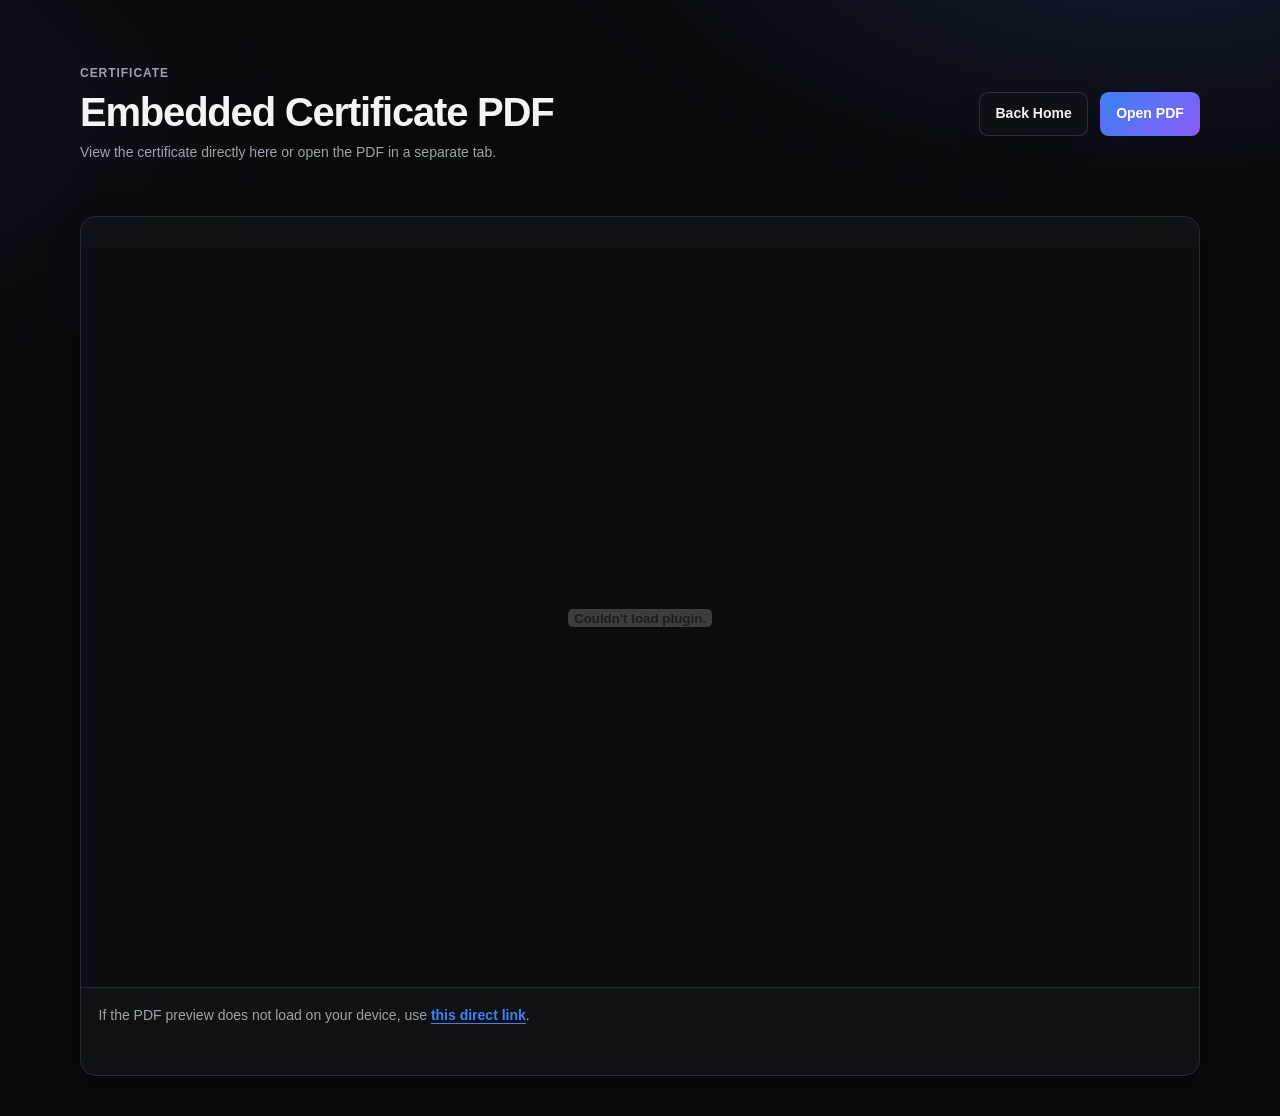
<file: certificate.html>
<!DOCTYPE html>
<html lang="en">
<head>
  <meta charset="UTF-8" />
  <meta name="viewport" content="width=device-width, initial-scale=1.0" />
  <title>Asutosh Pattanayak - Certificate</title>
  <link rel="stylesheet" href="styles.css" />
  <style>
    :root {
      --cert-max: 1120px;
    }

    body {
      padding-bottom: 0;
    }

    .cert-shell {
      width: min(100% - 2rem, var(--cert-max));
      margin: 0 auto;
      padding: 2rem 0 2.5rem;
    }

    .cert-top {
      display: flex;
      justify-content: space-between;
      align-items: center;
      gap: 1rem;
      margin-bottom: 1.25rem;
    }

    .cert-title {
      display: grid;
      gap: 0.35rem;
    }

    .cert-title p {
      margin-bottom: 0;
    }

    .cert-actions {
      display: flex;
      flex-wrap: wrap;
      gap: 0.75rem;
    }

    .pdf-card {
      border: 1px solid var(--border);
      border-radius: var(--radius-lg);
      overflow: hidden;
      background: color-mix(in oklab, var(--surface) 90%, transparent);
      box-shadow: var(--shadow);
    }

    .pdf-frame {
      width: 100%;
      height: min(82vh, 980px);
      border: 0;
      background: #0b0d12;
      display: block;
    }

    .pdf-fallback {
      padding: 1rem 1.1rem;
      border-top: 1px solid var(--border);
      color: var(--muted);
      font-size: var(--text-sm);
    }

    @media (max-width: 720px) {
      .cert-shell {
        width: min(100% - 1rem, var(--cert-max));
        padding-top: 1rem;
        padding-bottom: 1.25rem;
      }

      .cert-top {
        flex-direction: column;
        align-items: flex-start;
      }

      .pdf-frame {
        height: 72vh;
      }
    }
  </style>
</head>
<body>
  <main class="cert-shell">
    <section class="cert-top">
      <div class="cert-title">
        <span class="eyebrow">Certificate</span>
        <h1>Embedded Certificate PDF</h1>
        <p class="muted">View the certificate directly here or open the PDF in a separate tab.</p>
      </div>
      <div class="cert-actions">
        <a href="index.html" class="btn btn-soft">Back Home</a>
        <a href="2026-04-01_7d6ace519d11aad8fb0c39081cdaa7bd_Td660947a_earnings.pdf" class="btn btn-primary" target="_blank" rel="noopener">Open PDF</a>
      </div>
    </section>

    <section class="pdf-card">
      <embed
        class="pdf-frame"
        src="2026-04-01_7d6ace519d11aad8fb0c39081cdaa7bd_Td660947a_earnings.pdf#toolbar=1&navpanes=0&scrollbar=1"
        type="application/pdf"
      />
      <div class="pdf-fallback">
        If the PDF preview does not load on your device, use
        <a class="inline-highlight-link" href="2026-04-01_7d6ace519d11aad8fb0c39081cdaa7bd_Td660947a_earnings.pdf" target="_blank" rel="noopener">this direct link</a>.
      </div>
    </section>
  </main>
</body>
</html>
</file>
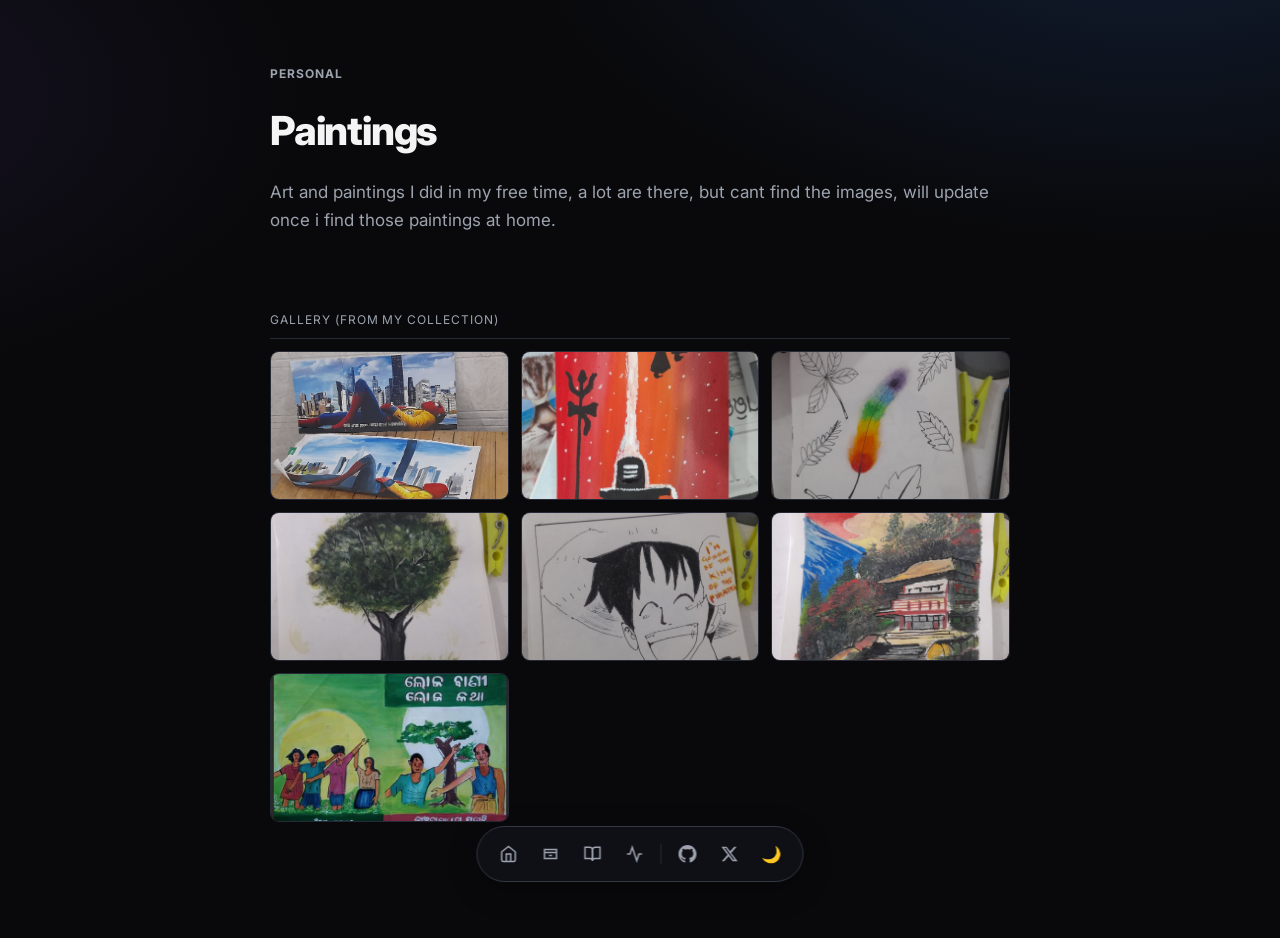
<file: paintings.html>
<!DOCTYPE html>
<html lang="en">
<head>
  <meta charset="UTF-8">
  <meta name="viewport" content="width=device-width, initial-scale=1.0">
  <meta name="description" content="Art and paintings that Asutosh did in his free time,.">
  <meta name="color-scheme" content="dark light">
  <title>Paintings — Asutosh Pattanayak</title>
  <link rel="icon" type="image/svg+xml" href="favicon.svg">
  <link rel="preconnect" href="https://fonts.googleapis.com">
  <link rel="preconnect" href="https://fonts.gstatic.com" crossorigin>
  <link href="https://fonts.googleapis.com/css2?family=Inter:wght@400;500;600;700;800&display=swap" rel="stylesheet">
  <link rel="stylesheet" href="styles.css">
</head>
<body>
  <a href="#main" class="sr-only">Skip to main content</a>

  <nav class="bottom-dock" aria-label="Main navigation">
    <a href="index.html" class="dock-item" aria-label="Home" title="Home">
      <svg viewBox="0 0 24 24" fill="none" stroke="currentColor" stroke-width="2"><path d="M3 9l9-7 9 7v11a2 2 0 0 1-2 2H5a2 2 0 0 1-2-2z"/><polyline points="9 22 9 12 15 12 15 22"/></svg>
    </a>
    <a href="builds.html" class="dock-item" aria-label="Builds" title="Builds">
      <svg viewBox="0 0 24 24" fill="none" stroke="currentColor" stroke-width="2"><path d="M4 6h16v12H4z"/><path d="M4 10h16"/><path d="M10 14h4"/></svg>
    </a>
    <a href="blog.html" class="dock-item" aria-label="Blog" title="Blog">
      <svg viewBox="0 0 24 24" fill="none" stroke="currentColor" stroke-width="2"><path d="M2 3h6a4 4 0 0 1 4 4v14a3 3 0 0 0-3-3H2z"/><path d="M22 3h-6a4 4 0 0 0-4 4v14a3 3 0 0 1 3-3h7z"/></svg>
    </a>
    <a href="pnl.html" class="dock-item" aria-label="PnL" title="Trading PnL">
      <svg viewBox="0 0 24 24" fill="none" stroke="currentColor" stroke-width="2"><polyline points="22 12 18 12 15 21 9 3 6 12 2 12"/></svg>
    </a>
    <span class="dock-divider"></span>
    <a href="https://github.com/asutoosh" target="_blank" rel="noopener" class="dock-item" aria-label="GitHub" title="GitHub">
      <svg viewBox="0 0 24 24" fill="currentColor"><path d="M12 0c-6.626 0-12 5.373-12 12 0 5.302 3.438 9.8 8.207 11.387.599.111.793-.261.793-.577v-2.234c-3.338.726-4.033-1.416-4.033-1.416-.546-1.387-1.333-1.756-1.333-1.756-1.089-.745.083-.729.083-.729 1.205.084 1.839 1.237 1.839 1.237 1.07 1.834 2.807 1.304 3.492.997.107-.775.418-1.305.762-1.604-2.665-.305-5.467-1.334-5.467-5.931 0-1.311.469-2.381 1.236-3.221-.124-.303-.535-1.524.117-3.176 0 0 1.008-.322 3.301 1.23.957-.266 1.983-.399 3.003-.404 1.02.005 2.047.138 3.006.404 2.291-1.552 3.297-1.23 3.297-1.23.653 1.653.242 2.874.118 3.176.77.84 1.235 1.911 1.235 3.221 0 4.609-2.807 5.624-5.479 5.921.43.372.823 1.102.823 2.222v3.293c0 .319.192.694.801.576 4.765-1.589 8.199-6.086 8.199-11.386 0-6.627-5.373-12-12-12z"/></svg>
    </a>
    <a href="https://x.com/asutoosh" target="_blank" rel="noopener" class="dock-item" aria-label="X" title="X">
      <svg viewBox="0 0 24 24" fill="currentColor"><path d="M18.244 2.25h3.308l-7.227 8.26 8.502 11.24H16.17l-5.214-6.817L4.99 21.75H1.68l7.73-8.835L1.254 2.25H8.08l4.713 6.231zm-1.161 17.52h1.833L7.084 4.126H5.117z"/></svg>
    </a>
    <button id="themeToggle" class="dock-item" role="switch" aria-checked="false" aria-label="Toggle theme" title="Toggle theme">🌙</button>
  </nav>

  <main id="main">
    <section class="container hero" data-reveal>
      <div class="eyebrow">Personal</div>
      <h1>Paintings</h1>
      <p class="lead">Art and paintings I did 
        in my free time, a lot are there, but cant find the images, will update once i find those paintings at home.
      </p>
    </section>

    <section class="container" data-reveal>
      

        <div>
          <div class="personal-section-title">Gallery (from my collection)</div>
          <div class="gallery">
            <img src="assets/arts/image.png" alt="Art image 1" loading="lazy">
            <img src="assets/arts/image copy.png" alt="Art image 2" loading="lazy">
            <img src="assets/arts/image copy 2.png" alt="Art image 3" loading="lazy">
            <img src="assets/arts/image copy 3.png" alt="Art image 4" loading="lazy">
            <img src="assets/arts/image copy 4.png" alt="Art image 5" loading="lazy">
            <img src="assets/arts/image copy 5.png" alt="Art image 6" loading="lazy">
            <img src="assets/arts/image copy 6.png" alt="Art image 7" loading="lazy">
          </div>
        </div>

      </div>
    </section>
  </main>

  <script src="script.js"></script>
</body>
</html>
</file>
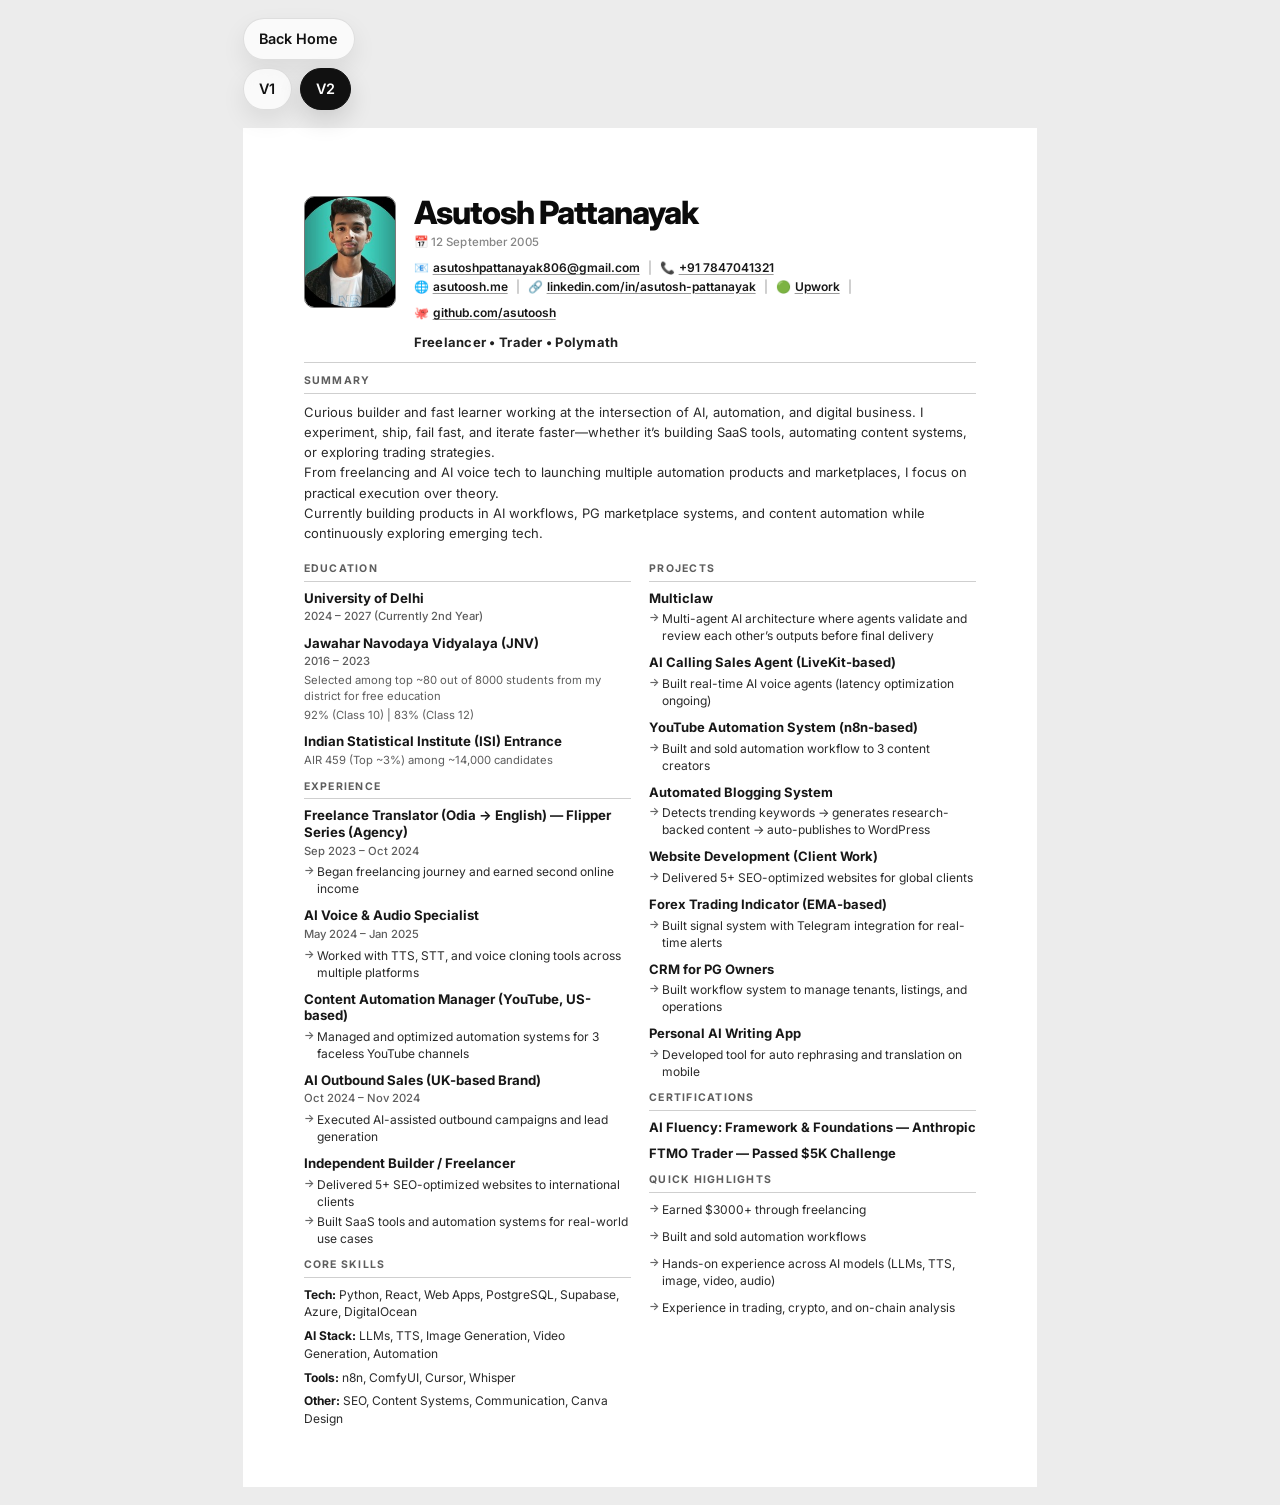
<file: previewresume.html>
<!DOCTYPE html>
<html lang="en">
<head>
  <meta charset="UTF-8" />
  <meta name="viewport" content="width=device-width, initial-scale=1.0" />
  <title>Asutosh Pattanayak - Resume</title>

  <!-- Same Inter stack as index.html / styles.css -->
  <link rel="preconnect" href="https://fonts.googleapis.com">
  <link rel="preconnect" href="https://fonts.gstatic.com" crossorigin>
  <link href="https://fonts.googleapis.com/css2?family=Inter:wght@400;500;600;700;800&display=swap" rel="stylesheet">

  <style>
    :root{
      --text-strong:#0b0b0b;
      --text:#171717;
      --text-soft:#2a2a2a;
      --muted:#5d5d5d;
      --light:#868686;
      --line:#cfcfcf;
      --bg:#ffffff;
      --icon-email:#1e3a8a;
      --icon-phone:#9f1239;
      --icon-web:#0f766e;
      --icon-linkedin:#4c1d95;
      --icon-upwork:#166534;
      --icon-github:#111827;
    }

    * { box-sizing: border-box; }

    body{
      margin:0;
      background:#ececec;
      font-family:"Inter", -apple-system, BlinkMacSystemFont, "Segoe UI", Roboto, Arial, sans-serif;
      font-size:13px;
      font-weight:400;
      line-height:1.5;
      color:var(--text);
      text-rendering:optimizeLegibility;
      -webkit-font-smoothing:antialiased;
    }

    .top-actions{
      width:min(210mm, calc(100vw - 24px));
      margin:18px auto 10px;
      display:grid;
      gap:8px;
    }

    .action-row{
      display:flex;
      flex-wrap:wrap;
      gap:8px;
    }

    .home-btn,
    .version-btn{
      display:inline-flex;
      align-items:center;
      justify-content:center;
      padding:0.58rem 0.95rem;
      border-radius:999px;
      border:1px solid rgba(17, 17, 17, 0.12);
      background:rgba(255,255,255,0.72);
      color:#111;
      text-decoration:none;
      font-size:0.9rem;
      font-weight:600;
      backdrop-filter:blur(10px) saturate(120%);
      box-shadow:0 10px 24px rgba(0,0,0,0.08);
    }

    .home-btn:hover,
    .version-btn:hover{
      background:rgba(255,255,255,0.9);
    }

    .version-btn.is-active{
      background:#111;
      color:#fff;
      border-color:#111;
      box-shadow:0 10px 24px rgba(0,0,0,0.14);
    }

    .page{
      width:210mm;
      min-height:297mm;
      margin:18px auto;
      background:var(--bg);
      padding:18mm 16mm 14mm 16mm;
    }

    .header{
      display:grid;
      grid-template-columns:92px 1fr;
      gap:18px;
      align-items:start;
    }

    .photo{
      width:92px;
      height:112px;
      border:1.5px solid #7a7a7a;
      border-radius:10px;
      overflow:hidden;
      background:#efefef;
      display:flex;
      align-items:center;
      justify-content:center;
    }

    .photo img{
      width:100%;
      height:100%;
      object-fit:cover;
      display:block;
    }

    .top h1{
      margin:0;
      font-size:32px;
      line-height:1.05;
      font-weight:800;
      letter-spacing:-0.03em;
      color:var(--text-strong);
    }

    .dob{
      margin-top:4px;
      font-size:11.5px;
      color:var(--light);
      font-weight:500;
      letter-spacing:0.01em;
    }

    .contacts{
      margin-top:8px;
      font-size:12px;
      line-height:1.55;
      font-weight:400;
      color:var(--text-soft);
    }

    .contacts .row{
      display:flex;
      flex-wrap:wrap;
      gap:8px;
      align-items:center;
    }

    .contacts a{
      color:var(--text);
      font-weight:600;
      text-decoration:underline;
      text-decoration-color:#9a9a9a;
      text-underline-offset:2px;
    }

    .contacts a:hover{
      text-decoration-color:var(--text);
    }

    .contacts span.sep{
      color:#999;
      font-weight:400;
      user-select:none;
    }

    .icon{
      font-size:12px;
      margin-right:4px;
      display:inline-block;
      transform:translateY(0.2px);
    }
    .icon-email{ color:var(--icon-email); }
    .icon-phone{ color:var(--icon-phone); }
    .icon-web{ color:var(--icon-web); }
    .icon-linkedin{ color:var(--icon-linkedin); }
    .icon-upwork{ color:var(--icon-upwork); }
    .icon-github{ color:var(--icon-github); }

    .links{
      word-break:break-word;
    }

    .tagline{
      margin-top:10px;
      font-size:13px;
      font-weight:700;
      letter-spacing:0.02em;
      color:#212121;
    }

    .divider{
      margin:10px 0 12px;
      border:none;
      border-top:1px solid var(--line);
    }

    .summary{
      font-size:13px;
      font-weight:400;
      line-height:1.55;
      color:var(--text-soft);
    }

    h2.section-title{
      margin:0 0 8px 0;
      padding:0 0 5px 0;
      border-bottom:1px solid var(--line);
      font-size:10.5px;
      line-height:1.2;
      font-weight:700;
      letter-spacing:0.12em;
      text-transform:uppercase;
      color:var(--muted);
    }

    .section{
      margin-top:12px;
    }

    .two-col{
      display:grid;
      grid-template-columns:1fr 1fr;
      gap:18px;
      margin-top:8px;
      align-items:start;
    }

    .group{
      margin-top:2px;
    }

    .edu-item,
    .exp-item,
    .proj-item,
    .cert-item,
    .highlight-item{
      margin-bottom:10px;
    }

    .item-title{
      font-size:13.25px;
      font-weight:700;
      line-height:1.25;
      margin:0;
      color:var(--text);
    }

    .item-meta{
      font-size:11.25px;
      color:var(--muted);
      margin-top:3px;
      line-height:1.4;
      font-weight:500;
    }

    .bullet{
      margin:4px 0 0 0;
      padding-left:0;
      list-style:none;
      font-size:12px;
      font-weight:400;
      line-height:1.42;
      color:var(--text-soft);
    }

    .bullet li{
      margin:0 0 3px 0;
      position:relative;
      padding-left:13px;
    }

    .bullet li::before{
      content:"→";
      position:absolute;
      left:0;
      top:0;
      color:#666;
      font-weight:600;
      font-size:11px;
    }

    .small-note{
      font-size:11.25px;
      line-height:1.4;
      color:var(--muted);
      margin-top:3px;
      font-weight:400;
    }

    .skills{
      font-size:12px;
      line-height:1.48;
      font-weight:400;
      color:var(--text-soft);
    }

    .skills .label{
      font-weight:700;
      color:var(--text);
    }

    .skills-row{
      margin-bottom:6px;
    }

    .left-col,
    .right-col{
      min-width:0;
    }

    .projects-list .proj-item:last-child,
    .experience-list .exp-item:last-child,
    .edu-list .edu-item:last-child,
    .cert-list .cert-item:last-child,
    .highlights-list .highlight-item:last-child{
      margin-bottom:0;
    }

    .project-name,
    .experience-name,
    .cert-name,
    .highlight-name{
      font-size:13px;
      font-weight:700;
      margin:0;
      line-height:1.28;
      color:var(--text);
    }

    .caption{
      font-size:11px;
      font-weight:400;
      color:#666;
      margin-top:2px;
    }

    @media (max-width:720px){
      .top-actions{
        width:calc(100vw - 16px);
        margin:8px auto 6px;
      }
      .page{
        width:100%;
        max-width:100%;
        min-height:0;
        margin:0;
        padding:14mm 10mm;
      }
      .home-btn{
        width:100%;
      }
      .version-btn{
        flex:1 1 0;
      }
      .header{
        grid-template-columns:80px 1fr;
        gap:14px;
      }
      .photo{
        width:80px;
        height:98px;
      }
      .top h1{
        font-size:26px;
      }
      .two-col{
        grid-template-columns:1fr;
        gap:16px;
      }
    }

    @media print{
      body{
        background:#fff;
      }
      .top-actions{
        display:none;
      }
      .page{
        margin:0;
        width:210mm;
        min-height:297mm;
        padding:16mm 15mm 13mm 15mm;
      }
      a{
        color:inherit;
        text-decoration:none;
      }
    }

    @page{
      size:A4;
      margin:0;
    }
  </style>
</head>
<body>
  <div class="top-actions">
    <div class="action-row">
      <a class="home-btn" href="index.html">Back Home</a>
    </div>
    <div class="action-row">
      <a class="version-btn" href="resume.html">V1</a>
      <a class="version-btn is-active" href="previewresume.html">V2</a>
    </div>
  </div>
  <div class="page">
    <div class="header">
      <div class="photo" aria-label="Profile photo">
        <img src="assets/profilepic.png" alt="Asutosh Pattanayak">
      </div>

      <div class="top">
        <h1>Asutosh Pattanayak</h1>
        <div class="dob">📅 12 September 2005</div>

        <div class="contacts">
          <div class="row">
            <a href="mailto:asutoshpattanayak806@gmail.com"><span class="icon icon-email">📧</span>asutoshpattanayak806@gmail.com</a>
            <span class="sep">|</span>
            <a href="tel:+917847041321"><span class="icon icon-phone">📞</span>+91 7847041321</a>
          </div>
          <div class="row links">
            <a href="https://asutoosh.me/" target="_blank" rel="noopener"><span class="icon icon-web">🌐</span>asutoosh.me</a>
            <span class="sep">|</span>
            <a href="https://www.linkedin.com/in/asutosh-pattanayak/" target="_blank" rel="noopener"><span class="icon icon-linkedin">🔗</span>linkedin.com/in/asutosh-pattanayak</a>
            <span class="sep">|</span>
            <a href="https://www.upwork.com/freelancers/~018c86a1e163d35ee2" target="_blank" rel="noopener"><span class="icon icon-upwork">🟢</span>Upwork</a>
            <span class="sep">|</span>
            <a href="https://github.com/asutoosh" target="_blank" rel="noopener"><span class="icon icon-github">🐙</span>github.com/asutoosh</a>
          </div>
        </div>

        <div class="tagline">Freelancer • Trader • Polymath</div>
      </div>
    </div>

    <hr class="divider">

    <div class="section">
      <h2 class="section-title">Summary</h2>
      <div class="summary">
        Curious builder and fast learner working at the intersection of AI, automation, and digital business.
        I experiment, ship, fail fast, and iterate faster—whether it’s building SaaS tools, automating content systems, or exploring trading strategies.
        <br>
        From freelancing and AI voice tech to launching multiple automation products and marketplaces, I focus on practical execution over theory.
        <br>
        Currently building products in AI workflows, PG marketplace systems, and content automation while continuously exploring emerging tech.
      </div>
    </div>

    <div class="two-col">
      <div class="left-col">
        <div class="section">
          <h2 class="section-title">Education</h2>

          <div class="edu-list">
            <div class="edu-item">
              <p class="item-title">University of Delhi</p>
              <div class="item-meta">2024 – 2027 (Currently 2nd Year)</div>
            </div>

            <div class="edu-item">
              <p class="item-title">Jawahar Navodaya Vidyalaya (JNV)</p>
              <div class="item-meta">2016 – 2023</div>
              <div class="small-note">Selected among top ~80 out of 8000 students from my district for free education</div>
              <div class="small-note">92% (Class 10) | 83% (Class 12)</div>
            </div>

            <div class="edu-item">
              <p class="item-title">Indian Statistical Institute (ISI) Entrance</p>
              <div class="small-note">AIR 459 (Top ~3%) among ~14,000 candidates</div>
            </div>
          </div>
        </div>

        <div class="section">
          <h2 class="section-title">Experience</h2>

          <div class="experience-list">
            <div class="exp-item">
              <p class="item-title">Freelance Translator (Odia → English) — Flipper Series (Agency)</p>
              <div class="item-meta">Sep 2023 – Oct 2024</div>
              <ul class="bullet">
                <li>Began freelancing journey and earned second online income</li>
              </ul>
            </div>

            <div class="exp-item">
              <p class="item-title">AI Voice &amp; Audio Specialist</p>
              <div class="item-meta">May 2024 – Jan 2025</div>
              <ul class="bullet">
                <li>Worked with TTS, STT, and voice cloning tools across multiple platforms</li>
              </ul>
            </div>

            <div class="exp-item">
              <p class="item-title">Content Automation Manager (YouTube, US-based)</p>
              <ul class="bullet">
                <li>Managed and optimized automation systems for 3 faceless YouTube channels</li>
              </ul>
            </div>

            <div class="exp-item">
              <p class="item-title">AI Outbound Sales (UK-based Brand)</p>
              <div class="item-meta">Oct 2024 – Nov 2024</div>
              <ul class="bullet">
                <li>Executed AI-assisted outbound campaigns and lead generation</li>
              </ul>
            </div>

            <div class="exp-item">
              <p class="item-title">Independent Builder / Freelancer</p>
              <ul class="bullet">
                <li>Delivered 5+ SEO-optimized websites to international clients</li>
                <li>Built SaaS tools and automation systems for real-world use cases</li>
              </ul>
            </div>
          </div>
        </div>

        <div class="section">
          <h2 class="section-title">Core Skills</h2>
          <div class="skills">
            <div class="skills-row"><span class="label">Tech:</span> Python, React, Web Apps, PostgreSQL, Supabase, Azure, DigitalOcean</div>
            <div class="skills-row"><span class="label">AI Stack:</span> LLMs, TTS, Image Generation, Video Generation, Automation</div>
            <div class="skills-row"><span class="label">Tools:</span> n8n, ComfyUI, Cursor, Whisper</div>
            <div class="skills-row"><span class="label">Other:</span> SEO, Content Systems, Communication, Canva Design</div>
          </div>
        </div>
      </div>

      <div class="right-col">
        <div class="section">
          <h2 class="section-title">Projects</h2>

          <div class="projects-list">
            <div class="proj-item">
              <p class="project-name">Multiclaw</p>
              <ul class="bullet">
                <li>Multi-agent AI architecture where agents validate and review each other’s outputs before final delivery</li>
              </ul>
            </div>

            <div class="proj-item">
              <p class="project-name">AI Calling Sales Agent (LiveKit-based)</p>
              <ul class="bullet">
                <li>Built real-time AI voice agents (latency optimization ongoing)</li>
              </ul>
            </div>

            <div class="proj-item">
              <p class="project-name">YouTube Automation System (n8n-based)</p>
              <ul class="bullet">
                <li>Built and sold automation workflow to 3 content creators</li>
              </ul>
            </div>

            <div class="proj-item">
              <p class="project-name">Automated Blogging System</p>
              <ul class="bullet">
                <li>Detects trending keywords → generates research-backed content → auto-publishes to WordPress</li>
              </ul>
            </div>

            <div class="proj-item">
              <p class="project-name">Website Development (Client Work)</p>
              <ul class="bullet">
                <li>Delivered 5+ SEO-optimized websites for global clients</li>
              </ul>
            </div>

            <div class="proj-item">
              <p class="project-name">Forex Trading Indicator (EMA-based)</p>
              <ul class="bullet">
                <li>Built signal system with Telegram integration for real-time alerts</li>
              </ul>
            </div>

            <div class="proj-item">
              <p class="project-name">CRM for PG Owners</p>
              <ul class="bullet">
                <li>Built workflow system to manage tenants, listings, and operations</li>
              </ul>
            </div>

            <div class="proj-item">
              <p class="project-name">Personal AI Writing App</p>
              <ul class="bullet">
                <li>Developed tool for auto rephrasing and translation on mobile</li>
              </ul>
            </div>
          </div>
        </div>

        <div class="section">
          <h2 class="section-title">Certifications</h2>
          <div class="cert-list">
            <div class="cert-item">
              <p class="cert-name">AI Fluency: Framework &amp; Foundations — Anthropic</p>
            </div>
            <div class="cert-item">
              <p class="cert-name">FTMO Trader — Passed $5K Challenge</p>
            </div>
          </div>
        </div>

        <div class="section">
          <h2 class="section-title">Quick Highlights</h2>
          <div class="highlights-list">
            <div class="highlight-item">
              <ul class="bullet">
                <li>Earned $3000+ through freelancing</li>
              </ul>
            </div>
            <div class="highlight-item">
              <ul class="bullet">
                <li>Built and sold automation workflows</li>
              </ul>
            </div>
            <div class="highlight-item">
              <ul class="bullet">
                <li>Hands-on experience across AI models (LLMs, TTS, image, video, audio)</li>
              </ul>
            </div>
            <div class="highlight-item">
              <ul class="bullet">
                <li>Experience in trading, crypto, and on-chain analysis</li>
              </ul>
            </div>
          </div>
        </div>
      </div>
    </div>
  </div>
</body>
</html>
</file>
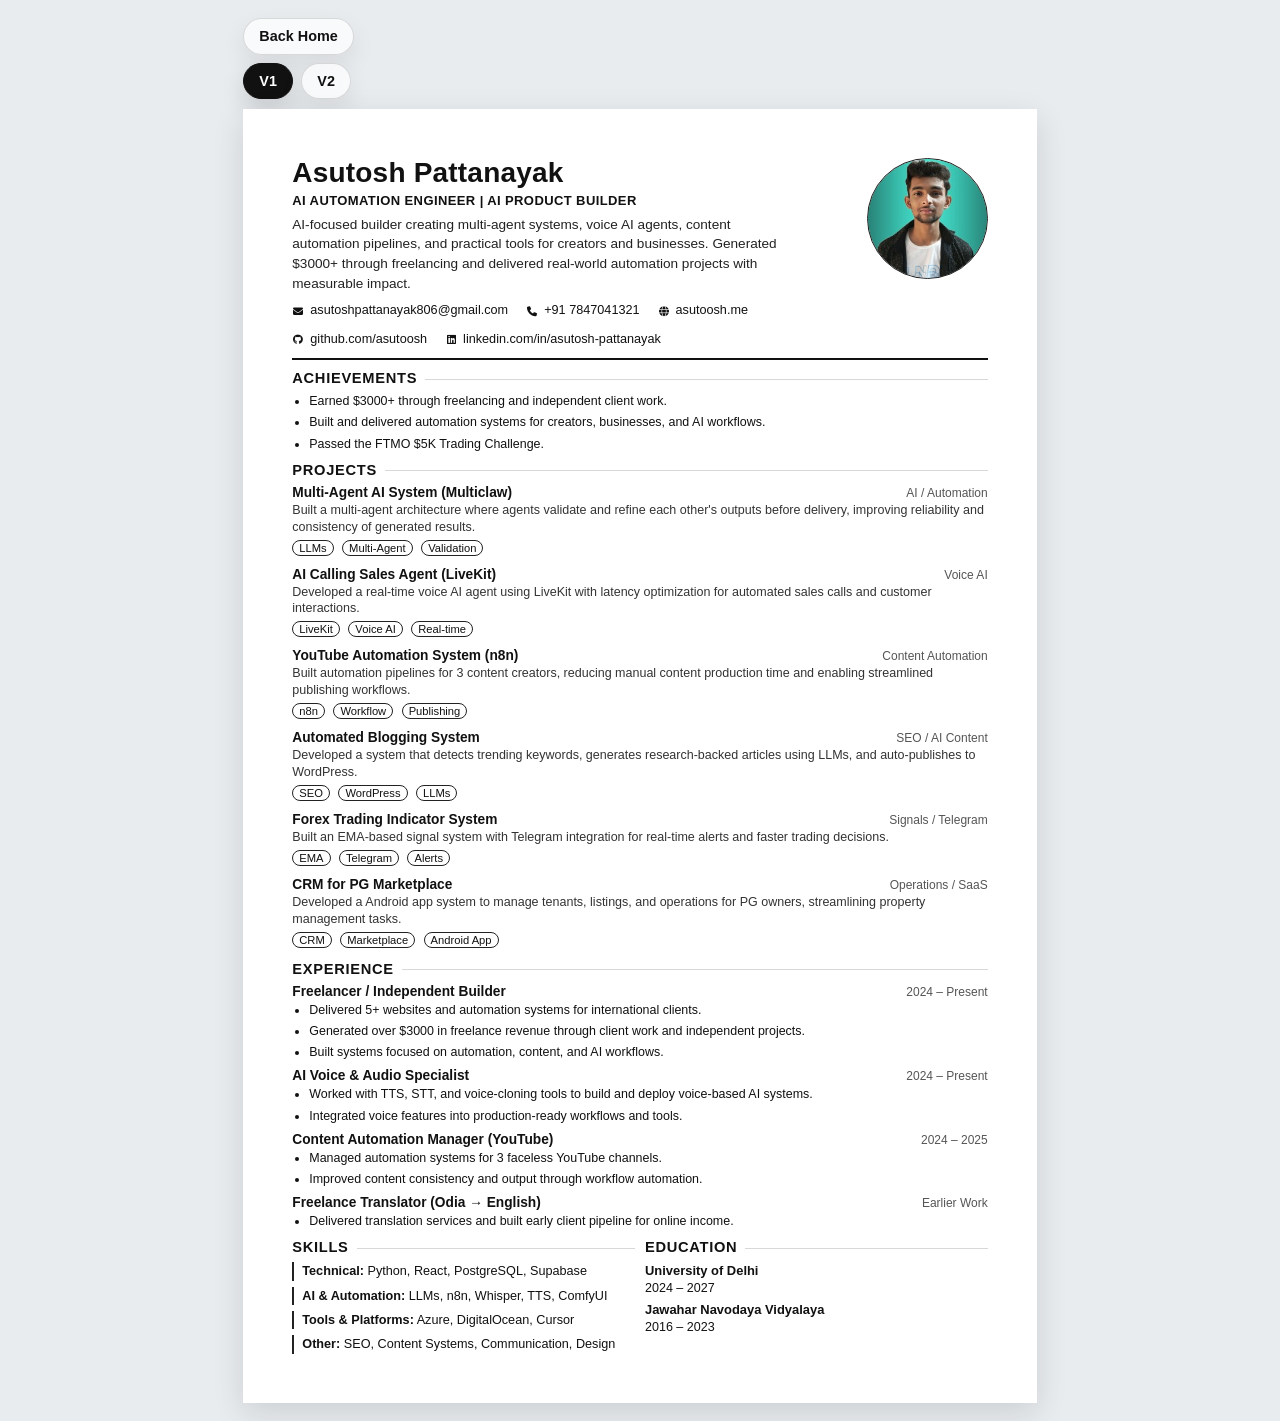
<file: resume.html>
<!DOCTYPE html>
<html lang="en">
<head>
  <meta charset="UTF-8" />
  <meta name="viewport" content="width=device-width, initial-scale=1.0" />
  <title>Asutosh Pattanayak - Resume</title>
  <style>
    :root {
      --page-width: 210mm;
      --page-height: 297mm;
      --margin: 13mm;
      --text: #111;
      --muted: #555;
      --line: #d8d8d8;
      --accent: #111;
      --bg: #e9ecef;
    }

    * {
      box-sizing: border-box;
    }

    html, body {
      margin: 0;
      padding: 0;
      background: var(--bg);
      color: var(--text);
      font-family: Arial, Helvetica, sans-serif;
      -webkit-font-smoothing: antialiased;
      text-rendering: optimizeLegibility;
    }

    body {
      padding: 18px 0;
    }

    .top-actions {
      width: min(var(--page-width), calc(100vw - 24px));
      max-width: 100%;
      margin: 0 auto 10px;
      display: grid;
      gap: 8px;
    }

    .action-row {
      display: flex;
      flex-wrap: wrap;
      gap: 8px;
    }

    .home-btn,
    .version-btn {
      display: inline-flex;
      align-items: center;
      justify-content: center;
      gap: 0.4rem;
      padding: 0.58rem 0.95rem;
      border-radius: 999px;
      border: 1px solid rgba(17, 17, 17, 0.14);
      background: rgba(255, 255, 255, 0.72);
      color: #111;
      text-decoration: none;
      font-size: 0.9rem;
      font-weight: 600;
      backdrop-filter: blur(10px) saturate(120%);
      box-shadow: 0 10px 24px rgba(0, 0, 0, 0.08);
    }

    .home-btn:hover,
    .version-btn:hover {
      background: rgba(255, 255, 255, 0.9);
    }

    .version-btn.is-active {
      background: #111;
      color: #fff;
      border-color: #111;
      box-shadow: 0 10px 24px rgba(0, 0, 0, 0.14);
    }

    .page {
      width: var(--page-width);
      max-width: 100%;
      min-height: var(--page-height);
      margin: 0 auto;
      background: #fff;
      padding: var(--margin);
      box-shadow: 0 10px 30px rgba(0,0,0,0.12);
      position: relative;
      overflow: hidden;
    }

    .top {
      display: grid;
      grid-template-columns: 1fr 34mm;
      gap: 12px;
      align-items: start;
      padding-bottom: 10px;
      border-bottom: 2px solid var(--accent);
      margin-bottom: 10px;
    }

    .name {
      font-size: 28px;
      line-height: 1.05;
      font-weight: 700;
      letter-spacing: 0.2px;
      margin: 0;
    }

    .role {
      font-size: 13px;
      font-weight: 700;
      margin: 5px 0 7px 0;
      letter-spacing: 0.4px;
      text-transform: uppercase;
    }

    .summary {
      font-size: 10.2pt;
      line-height: 1.45;
      color: #222;
      margin: 0;
      max-width: 132mm;
    }

    .contact {
      font-size: 9.6pt;
      line-height: 1.45;
      color: var(--muted);
      margin-top: 6px;
    }

    .photo-wrap {
      width: 34mm;
      display: flex;
      justify-content: flex-end;
    }

    .photo {
      width: 32mm;
      height: 32mm;
      border: 1px solid #222;
      border-radius: 50%;
      overflow: hidden;
      background: #f2f2f2;
      display: flex;
      align-items: center;
      justify-content: center;
    }

    .photo img {
      width: 100%;
      height: 100%;
      object-fit: cover;
      display: block;
    }

    .photo .fallback {
      font-size: 20px;
      font-weight: 700;
      color: #666;
      user-select: none;
    }

    .section {
      margin-top: 9px;
      page-break-inside: avoid;
    }

    .section-title {
      display: flex;
      align-items: center;
      gap: 8px;
      margin: 0 0 7px 0;
      font-size: 11pt;
      font-weight: 700;
      text-transform: uppercase;
      letter-spacing: 0.7px;
    }

    .section-title::after {
      content: "";
      flex: 1;
      height: 1px;
      background: var(--line);
      transform: translateY(1px);
    }

    .item {
      margin-bottom: 7px;
      page-break-inside: avoid;
    }

    .item-head {
      display: flex;
      justify-content: space-between;
      gap: 10px;
      align-items: baseline;
      margin-bottom: 2px;
    }

    .item-title {
      font-size: 10.3pt;
      font-weight: 700;
      margin: 0;
    }

    .item-meta {
      font-size: 9pt;
      color: var(--muted);
      white-space: nowrap;
    }

    .item-sub {
      font-size: 9.4pt;
      color: #333;
      margin: 0 0 2px 0;
      line-height: 1.35;
    }

    ul.clean {
      margin: 3px 0 0 17px;
      padding: 0;
    }

    ul.clean li {
      margin: 0 0 4px 0;
      font-size: 9.35pt;
      line-height: 1.38;
    }

    .skills-grid {
      display: grid;
      grid-template-columns: 1fr;
      gap: 6px;
      font-size: 9.5pt;
      line-height: 1.45;
    }

    .skill-line {
      border-left: 2px solid #222;
      padding-left: 8px;
    }

    .skill-label {
      font-weight: 700;
    }

    .two-col {
      display: grid;
      grid-template-columns: 1fr 1fr;
      gap: 10px;
    }

    .edu-row {
      display: flex;
      justify-content: space-between;
      gap: 10px;
      font-size: 9.4pt;
      line-height: 1.35;
      margin-bottom: 4px;
    }

    .edu-row strong {
      font-size: 9.7pt;
    }

    .badge {
      display: inline-block;
      border: 1px solid #222;
      padding: 1px 6px;
      border-radius: 999px;
      font-size: 8.4pt;
      margin-right: 4px;
      margin-bottom: 4px;
    }

    .project-tags {
      margin-top: 2px;
    }

    .footer-note {
      position: absolute;
      bottom: 10mm;
      right: var(--margin);
      font-size: 8pt;
      color: #777;
    }
    .contact {
      display: flex;
      flex-wrap: wrap;
      gap: 10px 18px;
      margin-top: 8px;
      font-size: 9.5pt;
      color: #444;
    }

    .contact-item {
      display: flex;
      align-items: center;
      gap: 6px;
      min-width: 0;
    }

    .contact-item i {
      font-size: 10px;
      color: #111;
      width: 12px;
      text-align: center;
    }
    .contact a {
      color: #111;
      text-decoration: none;
      overflow-wrap: anywhere;
    }

    .contact a:hover {
      text-decoration: underline;
    }

    @page {
      size: A4;
      margin: 0;
    }

    @media print {
      html, body {
        background: #fff;
      }

      body {
        padding: 0;
      }

      .top-actions {
        display: none;
      }

      .page {
        width: 210mm;
        min-height: 297mm;
        margin: 0;
        box-shadow: none;
      }

      .footer-note {
        display: none;
      }

      a {
        color: inherit;
        text-decoration: none;
      }
    }

    @media screen and (max-width: 900px) {
      body {
        padding: 12px 0;
      }

      .top-actions {
        width: calc(100vw - 24px);
        margin-bottom: 8px;
      }

      .page {
        width: min(210mm, calc(100vw - 24px));
        min-height: auto;
        margin: 12px auto;
        padding: 24px;
      }

      .top {
        grid-template-columns: 1fr 28mm;
        gap: 16px;
      }

      .two-col {
        grid-template-columns: 1fr;
      }

      .summary {
        max-width: none;
      }
    }

    @media screen and (max-width: 720px) {
      body {
        padding: 8px 0;
      }

      .top-actions {
        width: calc(100vw - 16px);
        margin-bottom: 6px;
      }

      .page {
        width: calc(100vw - 16px);
        margin: 8px auto;
        padding: 18px 16px 22px;
      }

      .top {
        grid-template-columns: 1fr;
      }

      .photo-wrap {
        width: auto;
        justify-content: flex-start;
        order: -1;
      }

      .photo {
        width: 26mm;
        height: 26mm;
      }

      .name {
        font-size: clamp(24px, 7vw, 30px);
      }

      .role {
        font-size: 12px;
        line-height: 1.4;
      }

      .summary {
        font-size: 10pt;
      }

      .contact {
        display: grid;
        grid-template-columns: 1fr;
        gap: 8px;
      }

      .contact-item {
        align-items: flex-start;
      }

      .item-head,
      .edu-row {
        flex-direction: column;
        align-items: flex-start;
        gap: 3px;
      }

      .item-meta {
        white-space: normal;
      }

      ul.clean {
        margin-left: 16px;
      }

      .section-title {
        gap: 6px;
      }
    }

    @media screen and (max-width: 480px) {
      .page {
        width: calc(100vw - 12px);
        margin: 6px auto;
        padding: 16px 14px 20px;
        box-shadow: 0 6px 18px rgba(0,0,0,0.1);
      }

      .top-actions {
        width: calc(100vw - 12px);
      }

      .home-btn {
        width: 100%;
      }

      .version-btn {
        flex: 1 1 0;
      }

      .name {
        font-size: 23px;
      }

      .role {
        letter-spacing: 0.25px;
      }

      .section-title {
        font-size: 10pt;
      }

      .item-title,
      .item-sub,
      .skills-grid,
      .edu-row {
        font-size: 9pt;
      }

      ul.clean li {
        font-size: 9pt;
      }

      .badge {
        font-size: 8pt;
        padding: 2px 6px;
      }
    }
  </style>
</head>
<body>
  <div class="top-actions">
    <div class="action-row">
      <a class="home-btn" href="index.html">Back Home</a>
    </div>
    <div class="action-row">
      <a class="version-btn is-active" href="resume.html">V1</a>
      <a class="version-btn" href="previewresume.html">V2</a>
    </div>
  </div>
  <div class="page">
    <div class="top">
      <div>
        <h1 class="name">Asutosh Pattanayak</h1>
        <div class="role">AI Automation Engineer | AI Product Builder</div>
        <p class="summary">
          AI-focused builder creating multi-agent systems, voice AI agents, content automation pipelines, and practical tools for creators and businesses.
          Generated $3000+ through freelancing and delivered real-world automation projects with measurable impact.
        </p>
        <!-- Font Awesome CDN (add inside <head> if not added) -->
<link rel="stylesheet" href="https://cdnjs.cloudflare.com/ajax/libs/font-awesome/6.5.0/css/all.min.css">

        <div class="contact">

          <div class="contact-item">
            <i class="fas fa-envelope"></i>
            <a href="mailto:asutoshpattanayak806@gmail.com">
              asutoshpattanayak806@gmail.com
            </a>
          </div>

          <div class="contact-item">
            <i class="fas fa-phone"></i>
            <a href="tel:+917847041321">
              +91 7847041321
            </a>
          </div>

          <div class="contact-item">
            <i class="fas fa-globe"></i>
            <a href="https://asutoosh.me" target="_blank">
              asutoosh.me
            </a>
          </div>

          <div class="contact-item">
            <i class="fab fa-github"></i>
            <a href="https://github.com/asutoosh" target="_blank">
              github.com/asutoosh
            </a>
          </div>

          <div class="contact-item">
            <i class="fab fa-linkedin"></i>
            <a href="https://linkedin.com/in/asutosh-pattanayak" target="_blank">
              linkedin.com/in/asutosh-pattanayak
            </a>
          </div>

        </div>
      </div>

      <div class="photo-wrap">
        <div class="photo">
          <img src="assets/profilepic.png" alt="Profile Photo" onerror="this.style.display='none'; this.parentElement.innerHTML='<div class=&quot;fallback&quot;>AP</div>';" />
        </div>
      </div>
    </div>

    <div class="section">
      <div class="section-title">Achievements</div>
      <ul class="clean">
        <li>Earned $3000+ through freelancing and independent client work.</li>
        <li>Built and delivered automation systems for creators, businesses, and AI workflows.</li>
        <li>Passed the FTMO $5K Trading Challenge.</li>
      </ul>
    </div>

    <div class="section">
      <div class="section-title">Projects</div>

      <div class="item">
        <div class="item-head">
          <div class="item-title">Multi-Agent AI System (Multiclaw)</div>
          <div class="item-meta">AI / Automation</div>
        </div>
        <p class="item-sub">
          Built a multi-agent architecture where agents validate and refine each other's outputs before delivery, improving reliability and consistency of generated results.
        </p>
        <div class="project-tags">
          <span class="badge">LLMs</span>
          <span class="badge">Multi-Agent</span>
          <span class="badge">Validation</span>
        </div>
      </div>

      <div class="item">
        <div class="item-head">
          <div class="item-title">AI Calling Sales Agent (LiveKit)</div>
          <div class="item-meta">Voice AI</div>
        </div>
        <p class="item-sub">
          Developed a real-time voice AI agent using LiveKit with latency optimization for automated sales calls and customer interactions.
        </p>
        <div class="project-tags">
          <span class="badge">LiveKit</span>
          <span class="badge">Voice AI</span>
          <span class="badge">Real-time</span>
        </div>
      </div>

      <div class="item">
        <div class="item-head">
          <div class="item-title">YouTube Automation System (n8n)</div>
          <div class="item-meta">Content Automation</div>
        </div>
        <p class="item-sub">
          Built automation pipelines for 3 content creators, reducing manual content production time and enabling streamlined publishing workflows.
        </p>
        <div class="project-tags">
          <span class="badge">n8n</span>
          <span class="badge">Workflow</span>
          <span class="badge">Publishing</span>
        </div>
      </div>

      <div class="item">
        <div class="item-head">
          <div class="item-title">Automated Blogging System</div>
          <div class="item-meta">SEO / AI Content</div>
        </div>
        <p class="item-sub">
          Developed a system that detects trending keywords, generates research-backed articles using LLMs, and auto-publishes to WordPress.
        </p>
        <div class="project-tags">
          <span class="badge">SEO</span>
          <span class="badge">WordPress</span>
          <span class="badge">LLMs</span>
        </div>
      </div>

      <div class="item">
        <div class="item-head">
          <div class="item-title">Forex Trading Indicator System</div>
          <div class="item-meta">Signals / Telegram</div>
        </div>
        <p class="item-sub">
          Built an EMA-based signal system with Telegram integration for real-time alerts and faster trading decisions.
        </p>
        <div class="project-tags">
          <span class="badge">EMA</span>
          <span class="badge">Telegram</span>
          <span class="badge">Alerts</span>
        </div>
      </div>

      <div class="item">
        <div class="item-head">
          <div class="item-title">CRM for PG Marketplace</div>
          <div class="item-meta">Operations / SaaS</div>
        </div>
        <p class="item-sub">
          Developed a Android app system to manage tenants, listings, and operations for PG owners, streamlining property management tasks.
        </p>
        <div class="project-tags">
          <span class="badge">CRM</span>
          <span class="badge">Marketplace</span>
          <span class="badge">Android App</span>
        </div>
      </div>
    </div>

    <div class="section">
      <div class="section-title">Experience</div>

      <div class="item">
        <div class="item-head">
          <div class="item-title">Freelancer / Independent Builder</div>
          <div class="item-meta">2024 – Present</div>
        </div>
        <ul class="clean">
          <li>Delivered 5+ websites and automation systems for international clients.</li>
          <li>Generated over $3000 in freelance revenue through client work and independent projects.</li>
          <li>Built systems focused on automation, content, and AI workflows.</li>
        </ul>
      </div>

      <div class="item">
        <div class="item-head">
          <div class="item-title">AI Voice & Audio Specialist</div>
          <div class="item-meta">2024 – Present</div>
        </div>
        <ul class="clean">
          <li>Worked with TTS, STT, and voice-cloning tools to build and deploy voice-based AI systems.</li>
          <li>Integrated voice features into production-ready workflows and tools.</li>
        </ul>
      </div>

      <div class="item">
        <div class="item-head">
          <div class="item-title">Content Automation Manager (YouTube)</div>
          <div class="item-meta">2024 – 2025</div>
        </div>
        <ul class="clean">
          <li>Managed automation systems for 3 faceless YouTube channels.</li>
          <li>Improved content consistency and output through workflow automation.</li>
        </ul>
      </div>

      <div class="item">
        <div class="item-head">
          <div class="item-title">Freelance Translator (Odia → English)</div>
          <div class="item-meta">Earlier Work</div>
        </div>
        <ul class="clean">
          <li>Delivered translation services and built early client pipeline for online income.</li>
        </ul>
      </div>
    </div>

    <div class="section two-col">
      <div>
        <div class="section-title">Skills</div>
        <div class="skills-grid">
          <div class="skill-line"><span class="skill-label">Technical:</span> Python, React, PostgreSQL, Supabase</div>
          <div class="skill-line"><span class="skill-label">AI & Automation:</span> LLMs, n8n, Whisper, TTS, ComfyUI</div>
          <div class="skill-line"><span class="skill-label">Tools & Platforms:</span> Azure, DigitalOcean, Cursor</div>
          <div class="skill-line"><span class="skill-label">Other:</span> SEO, Content Systems, Communication, Design</div>
        </div>
      </div>

      <div>
        <div class="section-title">Education</div>
        <div class="edu-row">
          <div><strong>University of Delhi</strong><br />2024 – 2027</div>
        </div>
        <div class="edu-row">
          <div><strong>Jawahar Navodaya Vidyalaya</strong><br />2016 – 2023</div>
        </div>
      </div>
    </div>

    
  </div>
</body>
</html>
</file>
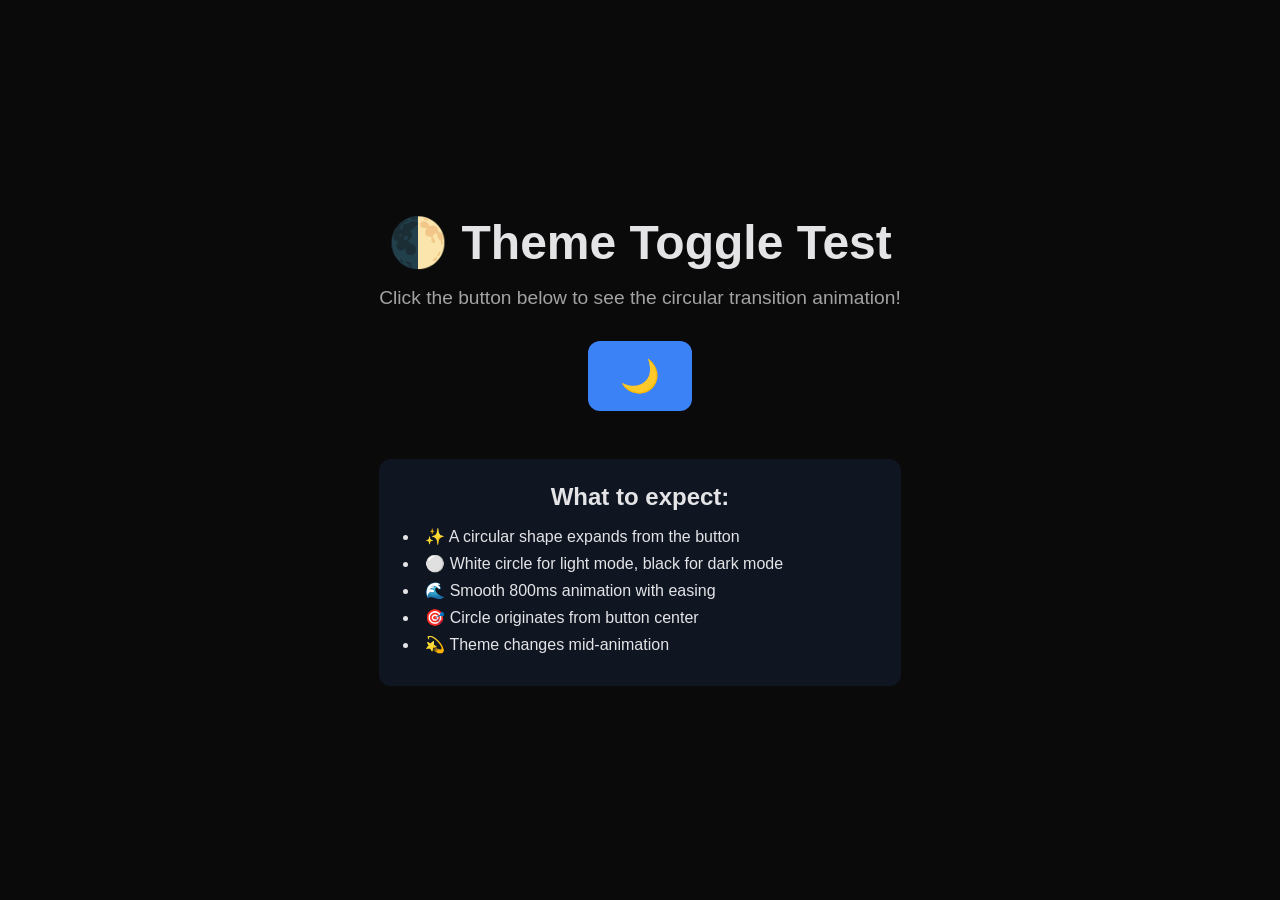
<file: theme-test.html>
<!DOCTYPE html>
<html lang="en">
<head>
  <meta charset="UTF-8">
  <meta name="viewport" content="width=device-width, initial-scale=1.0">
  <title>Theme Toggle Test</title>
  <style>
    * {
      margin: 0;
      padding: 0;
      box-sizing: border-box;
    }

    :root {
      --bg: #0a0a0a;
      --text: #e4e4e7;
      --accent: #3b82f6;
    }

    :root.light {
      --bg: #ffffff;
      --text: #18181b;
      --accent: #2563eb;
    }

    body {
      background: var(--bg);
      color: var(--text);
      font-family: -apple-system, BlinkMacSystemFont, "Segoe UI", Roboto, sans-serif;
      min-height: 100vh;
      display: flex;
      flex-direction: column;
      align-items: center;
      justify-content: center;
      transition: background 0.3s, color 0.3s;
    }

    .container {
      text-align: center;
      padding: 2rem;
    }

    h1 {
      font-size: 3rem;
      margin-bottom: 1rem;
    }

    p {
      font-size: 1.2rem;
      margin-bottom: 2rem;
      opacity: 0.7;
    }

    .btn {
      padding: 1rem 2rem;
      font-size: 2rem;
      background: var(--accent);
      color: white;
      border: none;
      border-radius: 0.75rem;
      cursor: pointer;
      transition: transform 0.2s;
    }

    .btn:hover {
      transform: scale(1.05);
    }

    .btn:active {
      transform: scale(0.95);
    }

    /* Theme transition overlay */
    .theme-transition-overlay {
      position: fixed;
      top: 0;
      left: 0;
      width: 100%;
      height: 100%;
      pointer-events: none;
      z-index: 9999;
      opacity: 0;
      transition: opacity 0.2s ease;
    }

    .instructions {
      margin-top: 3rem;
      padding: 1.5rem;
      background: rgba(59, 130, 246, 0.1);
      border-radius: 0.75rem;
      max-width: 600px;
    }

    .instructions h2 {
      font-size: 1.5rem;
      margin-bottom: 1rem;
    }

    .instructions ul {
      text-align: left;
      list-style-position: inside;
    }

    .instructions li {
      margin: 0.5rem 0;
    }
  </style>
</head>
<body>
  <div class="container">
    <h1>🌓 Theme Toggle Test</h1>
    <p>Click the button below to see the circular transition animation!</p>
    
    <button id="themeToggle" class="btn">
      🌙
    </button>

    <div class="instructions">
      <h2>What to expect:</h2>
      <ul>
        <li>✨ A circular shape expands from the button</li>
        <li>⚪ White circle for light mode, black for dark mode</li>
        <li>🌊 Smooth 800ms animation with easing</li>
        <li>🎯 Circle originates from button center</li>
        <li>💫 Theme changes mid-animation</li>
      </ul>
    </div>
  </div>

  <script>
    const root = document.documentElement;
    const toggle = document.getElementById('themeToggle');
    
    let overlay = null;
    let circle = null;
    
    // Initialize overlay
    function createOverlay() {
      if (overlay) return;
      
      overlay = document.createElement('div');
      overlay.className = 'theme-transition-overlay';
      
      circle = document.createElement('div');
      circle.className = 'theme-circle';
      
      overlay.appendChild(circle);
      document.body.appendChild(overlay);
    }
    
    function setTheme(mode, animated = false, clickX = 0, clickY = 0) {
      if (animated) {
        createOverlay();
        
        // Calculate the maximum distance to cover the entire screen
        const maxDistance = Math.hypot(
          Math.max(clickX, window.innerWidth - clickX),
          Math.max(clickY, window.innerHeight - clickY)
        );
        
        const size = maxDistance * 2.5;
        
        // Reset circle
        circle.style.cssText = `
          position: absolute;
          left: ${clickX}px;
          top: ${clickY}px;
          width: ${size}px;
          height: ${size}px;
          background: ${mode === 'light' ? '#ffffff' : '#0a0a0a'};
          border-radius: 50%;
          transform: translate(-50%, -50%) scale(0);
          transition: transform 0.8s cubic-bezier(0.4, 0, 0.2, 1);
        `;
        
        // Show overlay
        overlay.style.opacity = '1';
        
        // Force reflow
        void circle.offsetWidth;
        
        // Trigger animation
        requestAnimationFrame(() => {
          circle.style.transform = 'translate(-50%, -50%) scale(1)';
        });
        
        // Apply theme change during animation
        setTimeout(() => {
          if (mode === 'light') {
            root.classList.add('light');
            toggle.textContent = '☀️';
          } else {
            root.classList.remove('light');
            toggle.textContent = '🌙';
          }
        }, 400);
        
        // Hide overlay after animation
        setTimeout(() => {
          overlay.style.opacity = '0';
        }, 800);
        
        // Reset for next animation
        setTimeout(() => {
          circle.style.transform = 'translate(-50%, -50%) scale(0)';
        }, 1000);
      } else {
        // Instant theme change
        if (mode === 'light') {
          root.classList.add('light');
          toggle.textContent = '☀️';
        } else {
          root.classList.remove('light');
          toggle.textContent = '🌙';
        }
      }
    }
    
    // Initialize with dark theme
    setTheme('dark', false);
    
    // Toggle on click with animation
    toggle.addEventListener('click', (e) => {
      const rect = toggle.getBoundingClientRect();
      const clickX = rect.left + rect.width / 2;
      const clickY = rect.top + rect.height / 2;
      
      const newMode = root.classList.contains('light') ? 'dark' : 'light';
      setTheme(newMode, true, clickX, clickY);
    });
  </script>
</body>
</html>
</file>
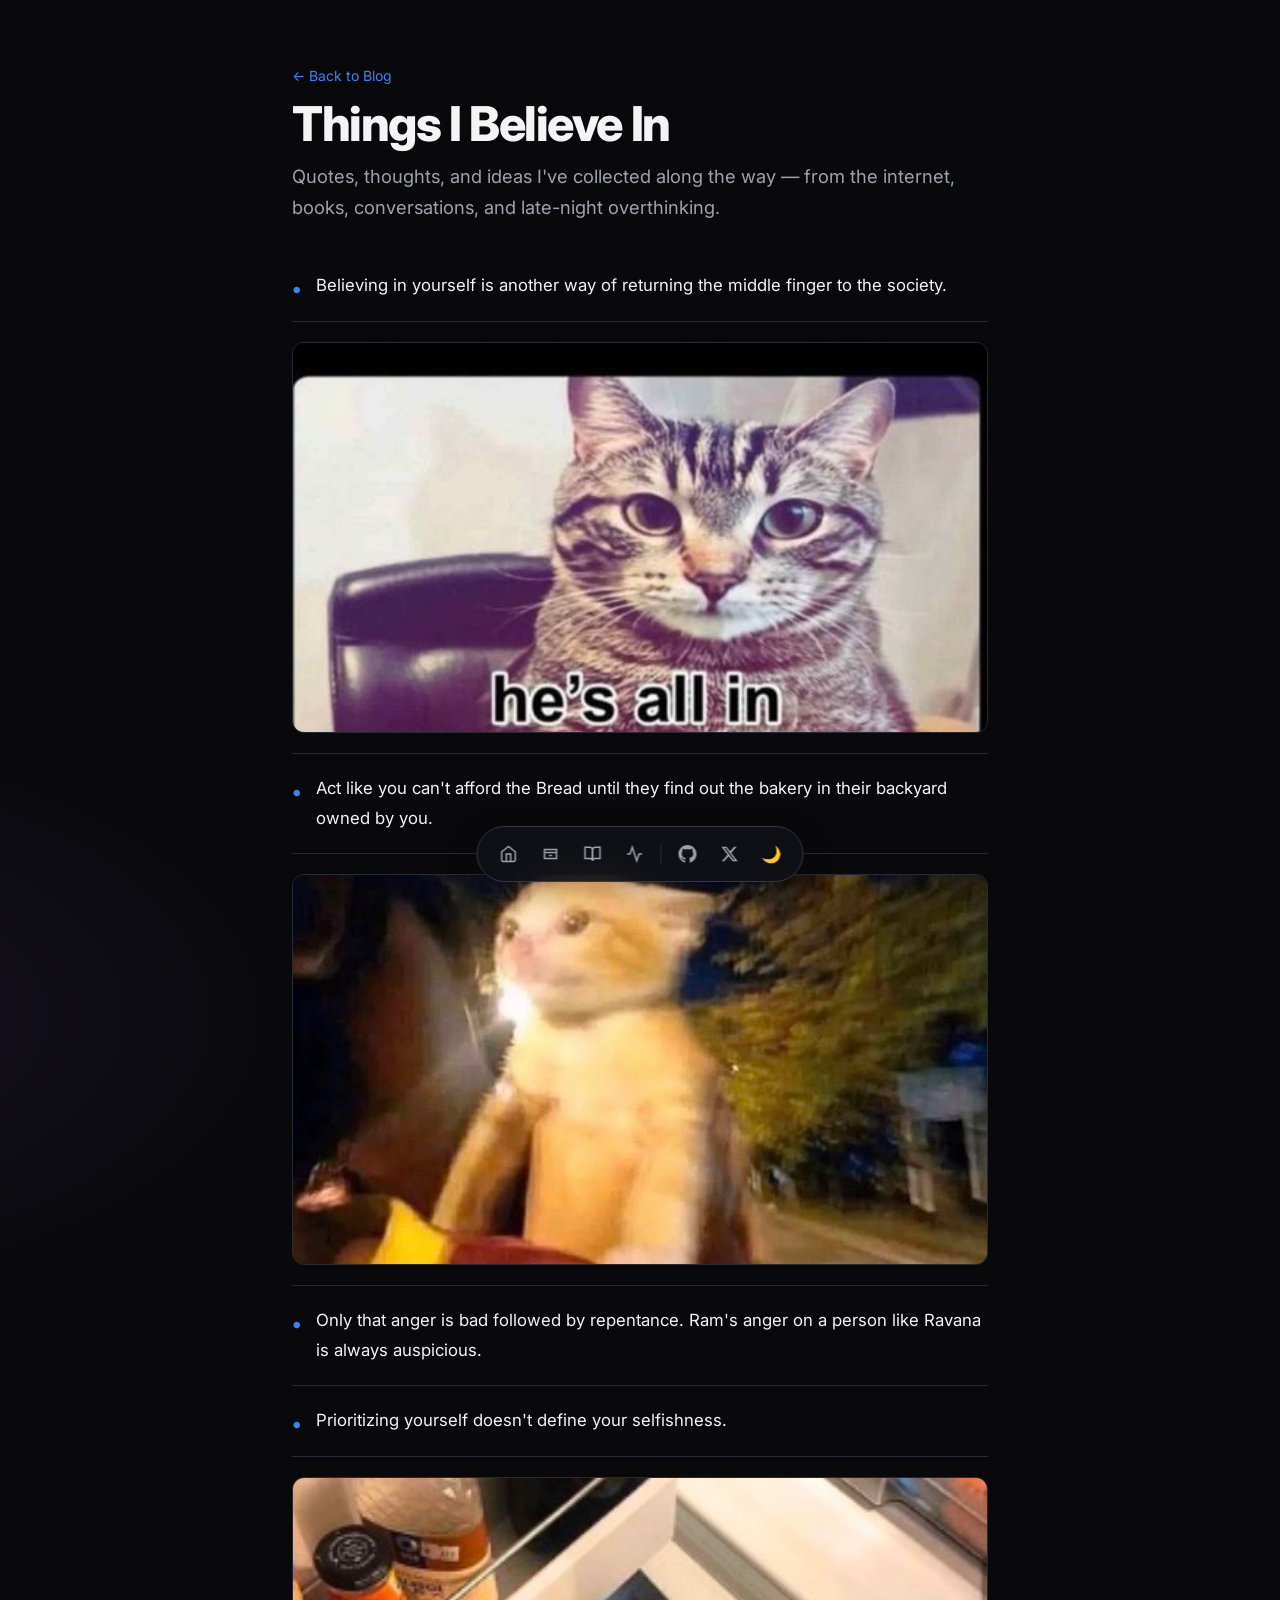
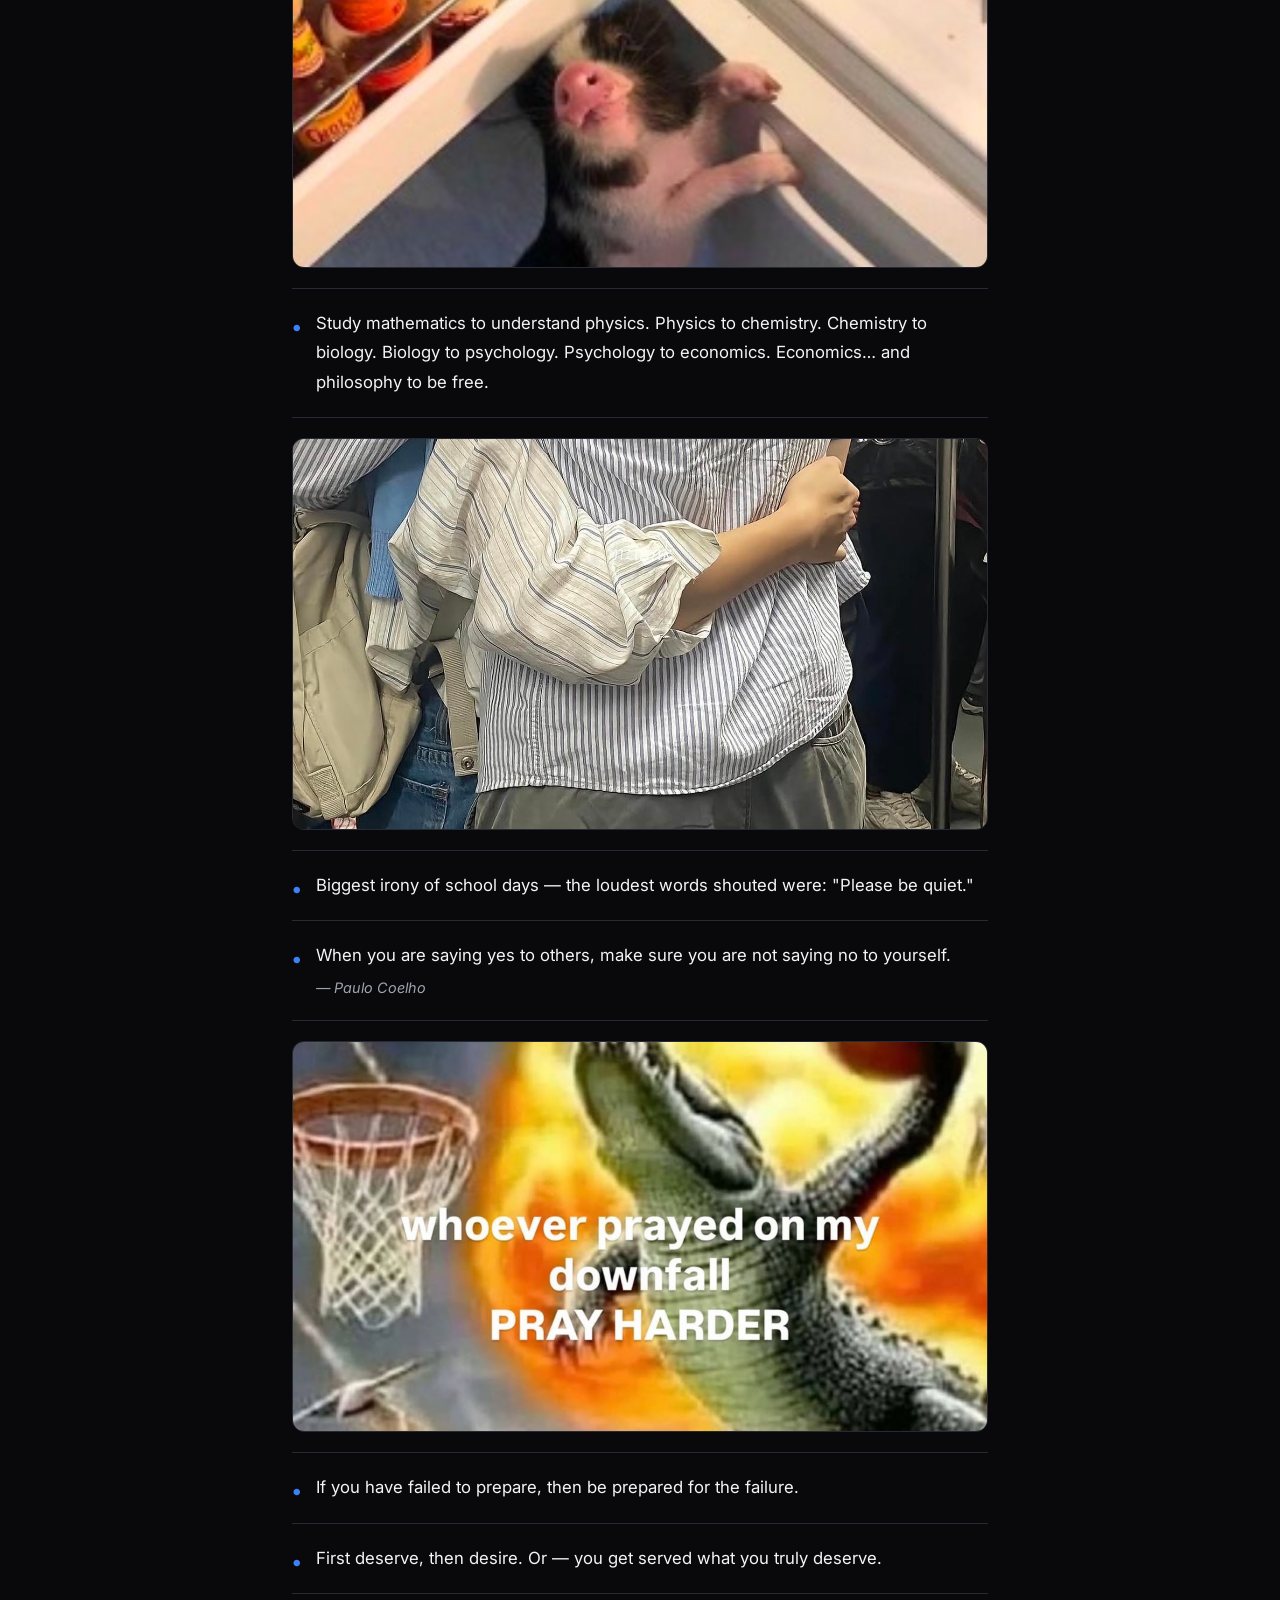
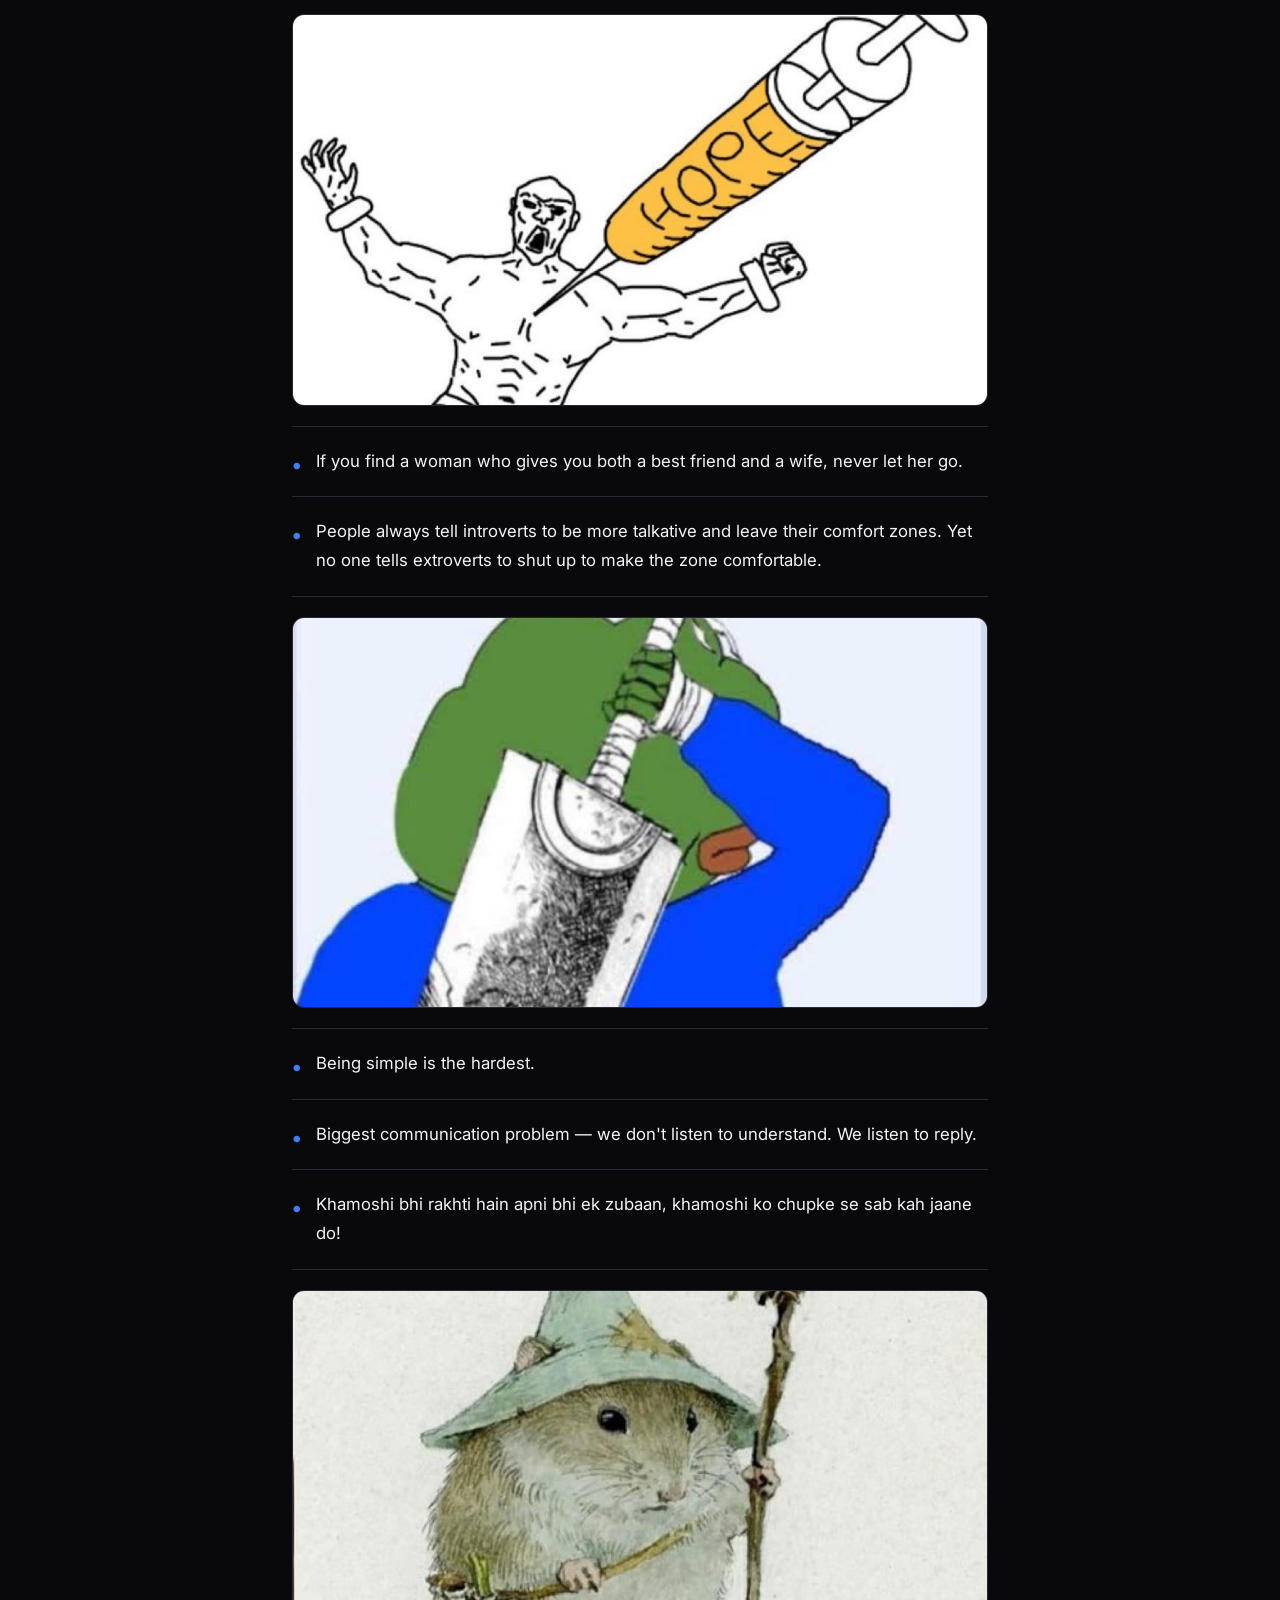
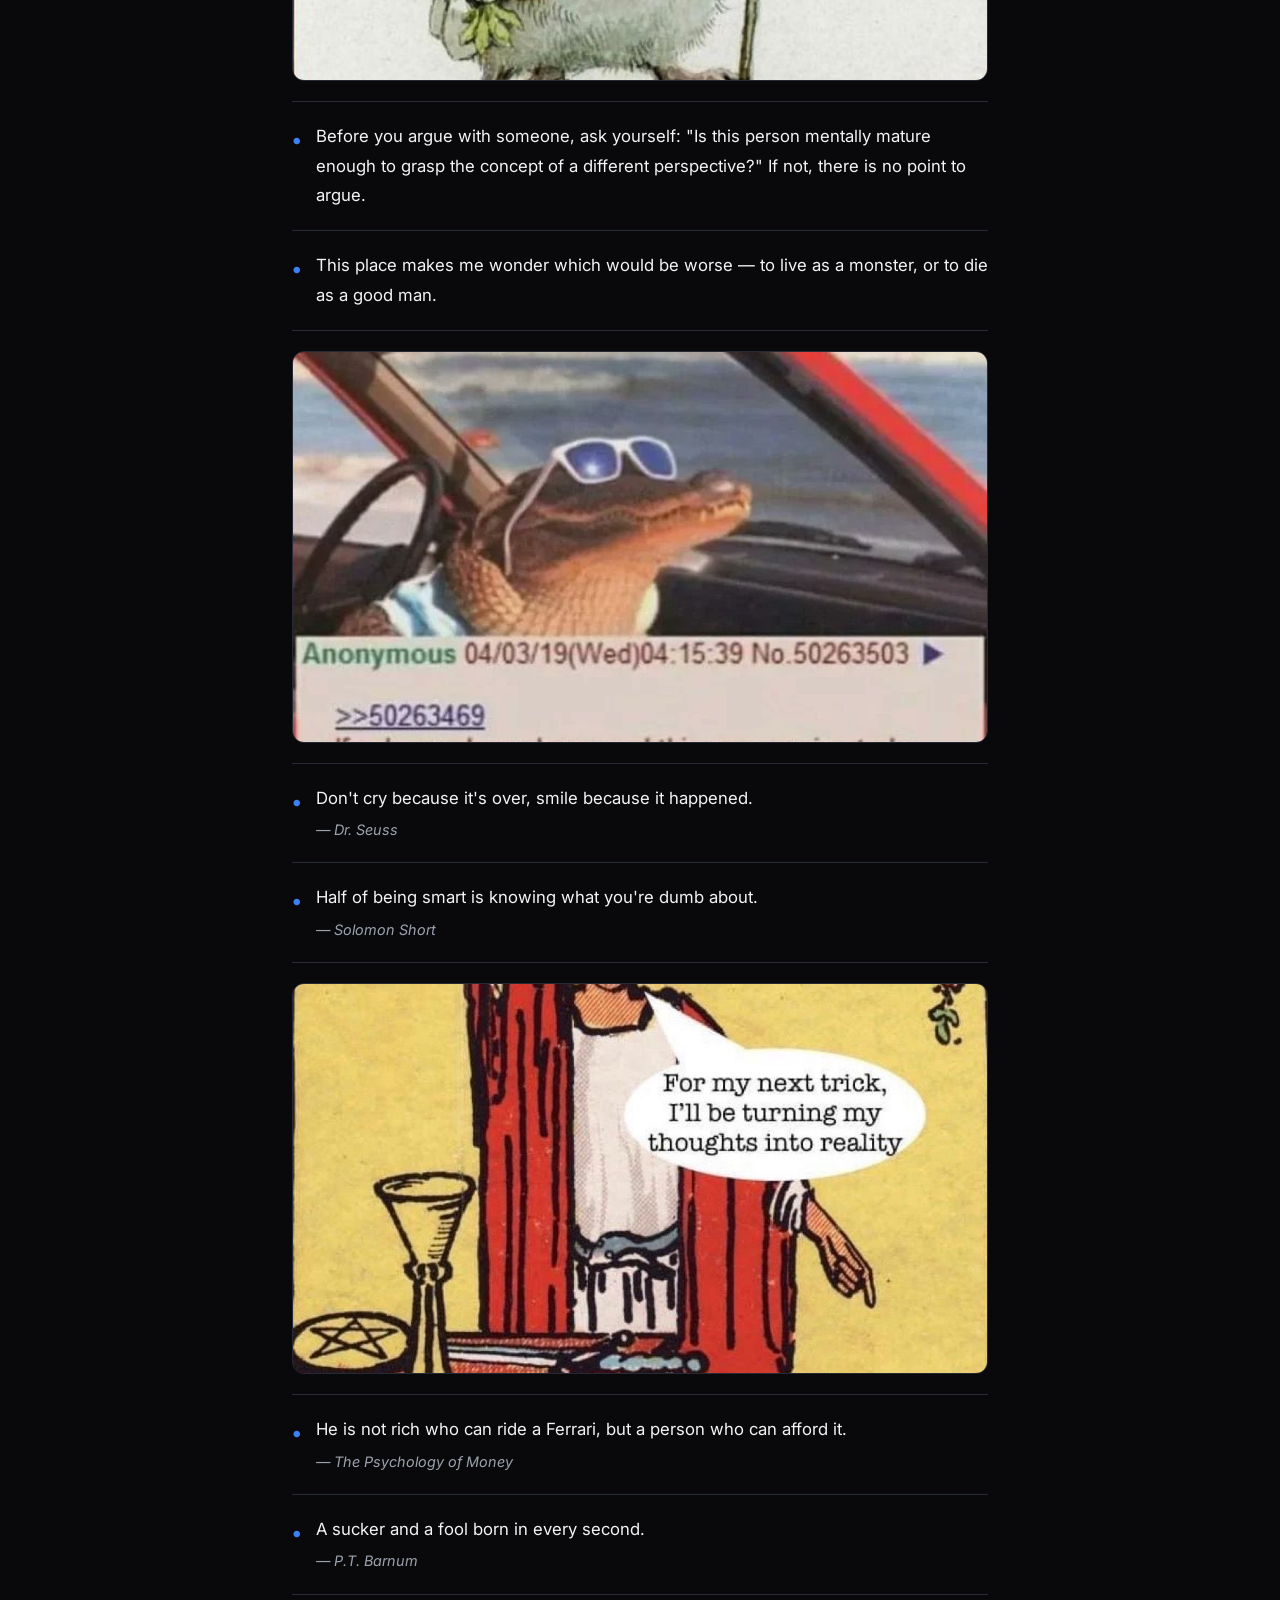
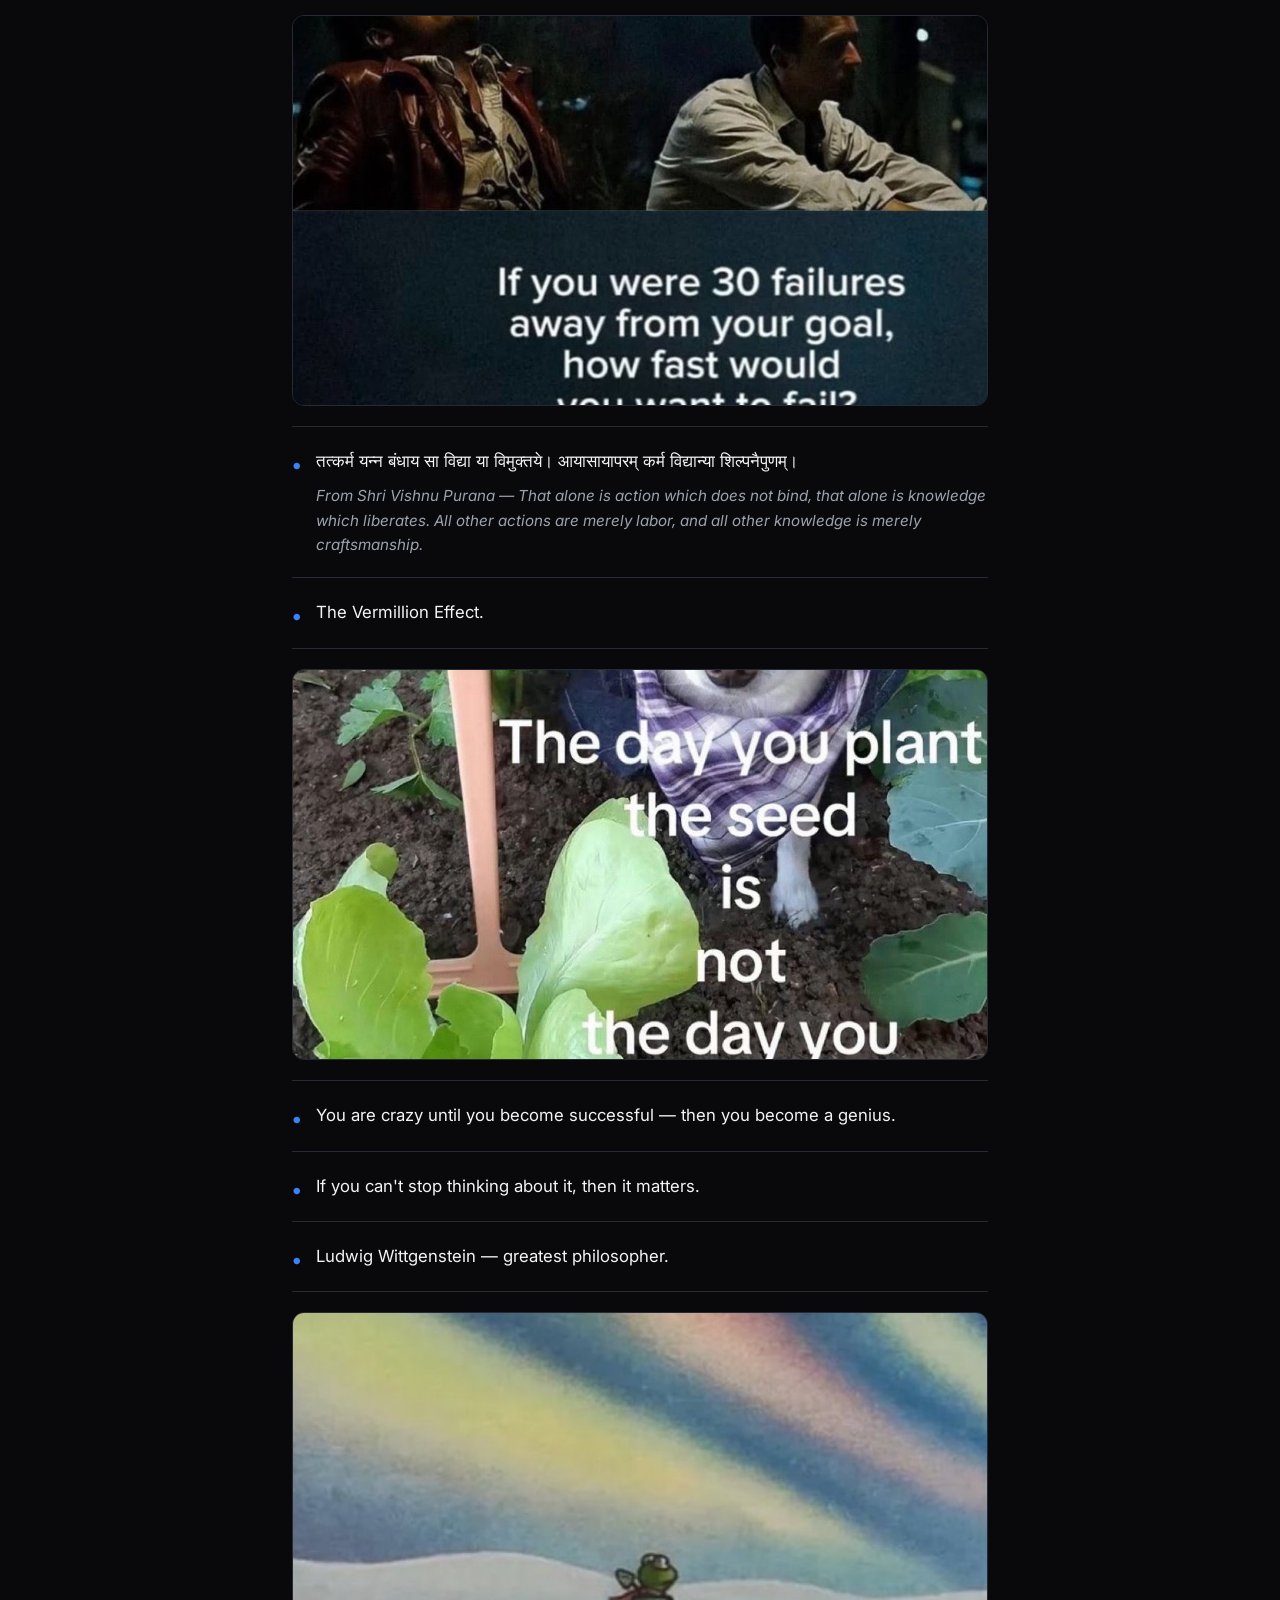
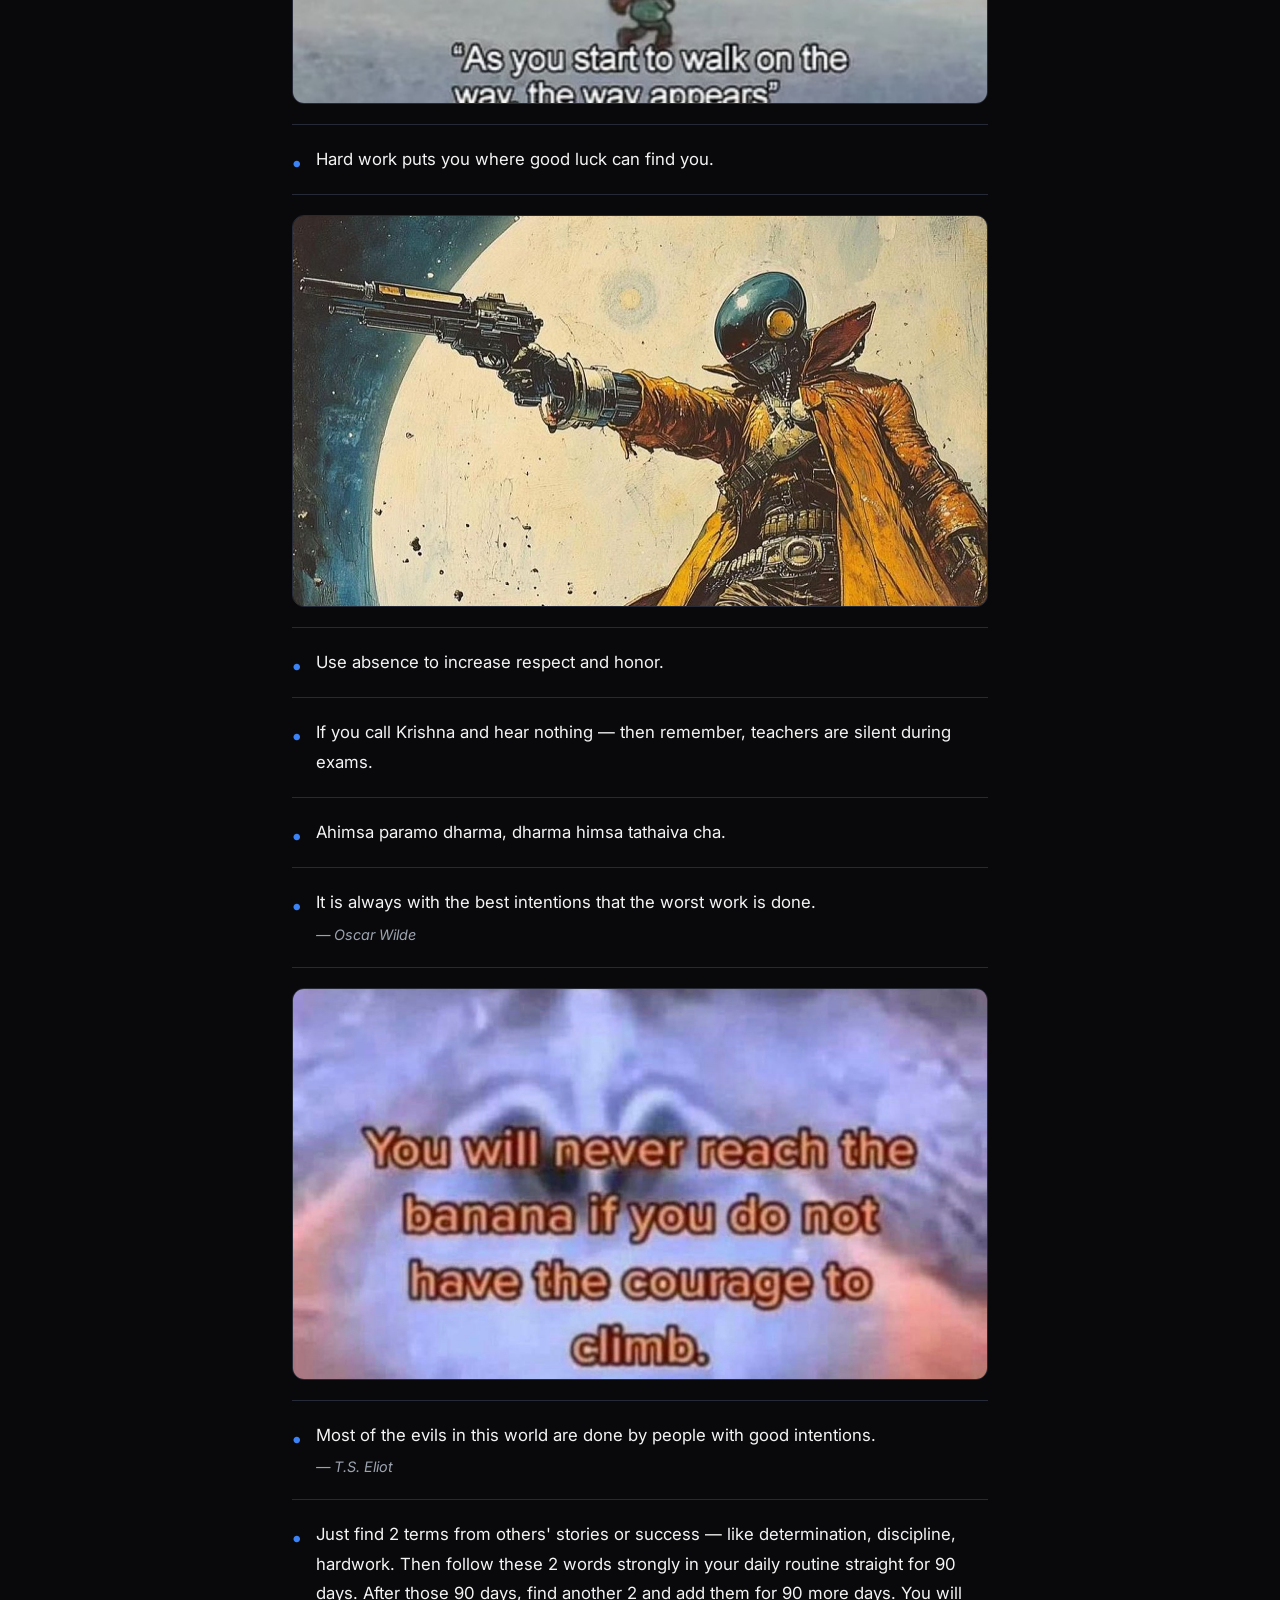
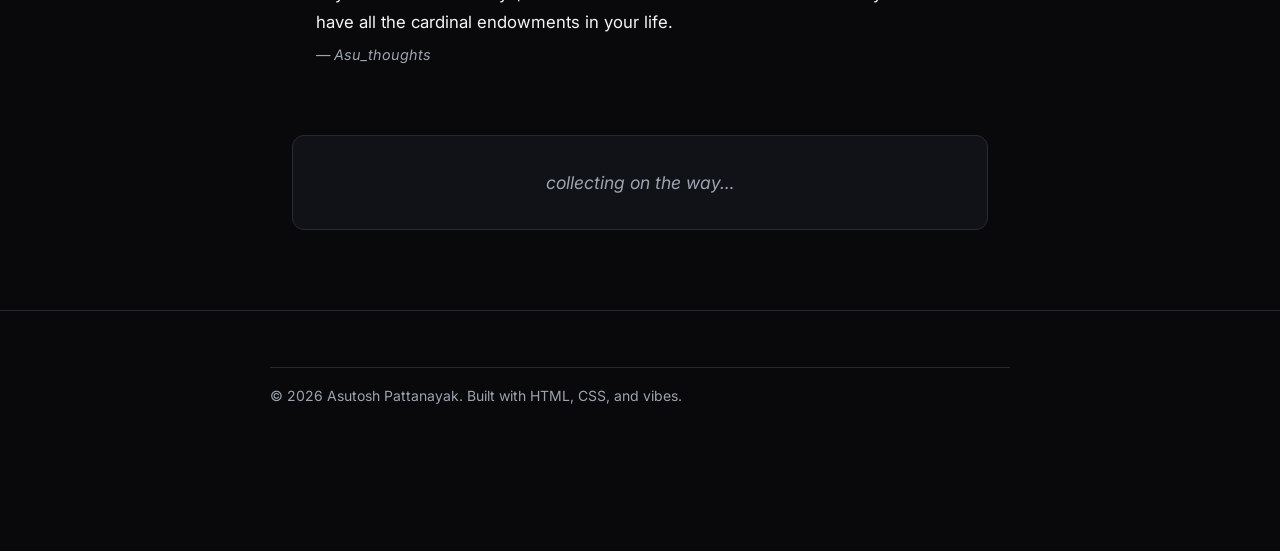
<file: blog/things-i-believe.html>
<!DOCTYPE html>
<html lang="en">
<head>
  <meta charset="UTF-8">
  <meta name="viewport" content="width=device-width, initial-scale=1.0">
  <meta name="color-scheme" content="dark light">
  <title>Things I Believe In — Asutosh</title>
  <meta name="description" content="A collection of quotes, thoughts, and beliefs that shape how I think and build.">

  <!-- Open Graph -->
  <meta property="og:title" content="Things I Believe In — Asutosh">
  <meta property="og:description" content="A collection of quotes, thoughts, and beliefs that shape how I think and build.">
  <meta property="og:type" content="article">
  <meta property="og:url" content="https://asutoosh.me/blog/things-i-believe.html">
  <meta name="twitter:card" content="summary">
  <meta name="twitter:site" content="@asutoosh">

  <!-- Favicon -->
  <link rel="icon" href="data:image/svg+xml,<svg xmlns=%22http://www.w3.org/2000/svg%22 viewBox=%220 0 100 100%22><text y=%22.9em%22 x=%22.1em%22 font-size=%2290%22>🚀</text></svg>">

  <!-- Fonts -->
  <link rel="preconnect" href="https://fonts.googleapis.com">
  <link rel="preconnect" href="https://fonts.gstatic.com" crossorigin>
  <link href="https://fonts.googleapis.com/css2?family=Inter:wght@400;500;600;700;800&display=swap" rel="stylesheet">

  <link rel="stylesheet" href="../styles.css">
  <style>
    .quotes-content {
      max-width: 760px;
      margin: 0 auto;
      padding: 4rem 2rem 2rem;
    }

    .quotes-content h1 {
      font-size: clamp(2rem, 5vw, 3rem);
      margin-bottom: 0.5rem;
      line-height: 1.2;
    }

    .quotes-intro {
      font-size: 1.15rem;
      color: var(--muted);
      margin-bottom: 3rem;
      line-height: 1.7;
    }

    .quotes-list {
      list-style: none;
      padding: 0;
      display: flex;
      flex-direction: column;
      gap: 0;
    }

    .quotes-list li {
      padding: 1.25rem 0;
      border-bottom: 1px solid var(--border);
      font-size: 1.05rem;
      line-height: 1.75;
      color: var(--text);
      position: relative;
      padding-left: 1.5rem;
    }

    .quotes-list li::before {
      content: "•";
      position: absolute;
      left: 0;
      color: var(--accent);
      font-weight: 700;
      font-size: 1.3rem;
      line-height: 1.75;
    }

    .quotes-list li:first-child {
      padding-top: 0;
    }

    .quotes-list li:last-child {
      border-bottom: none;
    }

    .quote-photo {
      padding-left: 0 !important;
      border-bottom: 1px solid var(--border);
    }
    .quote-photo::before { content: none !important; }
    .quote-photo img {
      width: 100%;
      aspect-ratio: 16 / 9;
      object-fit: cover;
      border: 1px solid var(--border);
      border-radius: 0.75rem;
      background: var(--surface-soft);
      cursor: zoom-in;
    }

    .quote-attribution {
      display: block;
      color: var(--muted);
      font-size: 0.9rem;
      font-style: italic;
      margin-top: 0.25rem;
    }

    .quote-sanskrit {
      font-style: italic;
      color: var(--muted);
      font-size: 0.95rem;
      margin-top: 0.5rem;
      display: block;
      line-height: 1.6;
    }

    .collecting-line {
      margin-top: 3rem;
      padding: 2rem;
      background: var(--surface);
      border: 1px solid var(--border);
      border-radius: 12px;
      text-align: center;
      color: var(--muted);
      font-size: 1.1rem;
      font-style: italic;
    }

    .keep-going-gallery {
      margin: 3rem 0;
      display: grid;
      grid-template-columns: repeat(3, minmax(0, 1fr));
      gap: 0.75rem;
    }

    .keep-going-gallery img {
      width: 100%;
      aspect-ratio: 4 / 3;
      object-fit: cover;
      border: 1px solid var(--border);
      border-radius: 0.55rem;
      background: var(--surface-soft);
      cursor: zoom-in;
    }

    .image-lightbox {
      position: fixed;
      inset: 0;
      display: none;
      align-items: center;
      justify-content: center;
      padding: 1.25rem;
      background: rgba(3, 7, 18, 0.84);
      backdrop-filter: blur(8px);
      z-index: 1000;
    }

    .image-lightbox.is-open {
      display: flex;
    }

    .image-lightbox-dialog {
      position: relative;
      width: min(92vw, 980px);
      max-height: 90vh;
      display: flex;
      align-items: center;
      justify-content: center;
    }

    .image-lightbox img {
      max-width: 100%;
      max-height: 90vh;
      width: auto;
      height: auto;
      object-fit: contain;
      border-radius: 0.9rem;
      border: 1px solid rgba(255, 255, 255, 0.12);
      box-shadow: 0 24px 60px rgba(0, 0, 0, 0.35);
      background: var(--surface-soft);
    }

    .image-lightbox-close {
      position: absolute;
      top: -0.85rem;
      right: -0.85rem;
      width: 2.4rem;
      height: 2.4rem;
      border: 1px solid rgba(255, 255, 255, 0.18);
      border-radius: 999px;
      background: rgba(15, 23, 42, 0.9);
      color: #fff;
      font-size: 1.25rem;
      line-height: 1;
      cursor: pointer;
      box-shadow: 0 12px 24px rgba(0, 0, 0, 0.25);
    }

    .image-lightbox-close:hover,
    .image-lightbox-close:focus-visible {
      background: rgba(30, 41, 59, 0.96);
    }

    @media (max-width: 540px) {
      .keep-going-gallery {
        grid-template-columns: repeat(2, minmax(0, 1fr));
      }

      .image-lightbox {
        padding: 0.8rem;
      }

      .image-lightbox-dialog {
        width: 100%;
      }

      .image-lightbox-close {
        top: 0.5rem;
        right: 0.5rem;
      }
    }
  </style>
</head>
<body>
  <!-- BOTTOM DOCK NAV -->
  <nav class="bottom-dock" aria-label="Main navigation">
    <a href="../index.html" class="dock-item" aria-label="Home" title="Home"><svg viewBox="0 0 24 24" fill="none" stroke="currentColor" stroke-width="2"><path d="M3 9l9-7 9 7v11a2 2 0 0 1-2 2H5a2 2 0 0 1-2-2z"/><polyline points="9 22 9 12 15 12 15 22"/></svg></a>
    <a href="../builds.html" class="dock-item" aria-label="Builds" title="Builds"><svg viewBox="0 0 24 24" fill="none" stroke="currentColor" stroke-width="2"><path d="M4 6h16v12H4z"/><path d="M4 10h16"/><path d="M10 14h4"/></svg></a>
    <a href="../blog.html" class="dock-item" aria-label="Blog" title="Blog"><svg viewBox="0 0 24 24" fill="none" stroke="currentColor" stroke-width="2"><path d="M2 3h6a4 4 0 0 1 4 4v14a3 3 0 0 0-3-3H2z"/><path d="M22 3h-6a4 4 0 0 0-4 4v14a3 3 0 0 1 3-3h7z"/></svg></a>
    <a href="../pnl.html" class="dock-item" aria-label="PnL" title="Trading PnL"><svg viewBox="0 0 24 24" fill="none" stroke="currentColor" stroke-width="2"><polyline points="22 12 18 12 15 21 9 3 6 12 2 12"/></svg></a>
    <span class="dock-divider"></span>
    <a href="https://github.com/asutoosh" target="_blank" rel="noopener" class="dock-item" aria-label="GitHub" title="GitHub"><svg viewBox="0 0 24 24" fill="currentColor"><path d="M12 0c-6.626 0-12 5.373-12 12 0 5.302 3.438 9.8 8.207 11.387.599.111.793-.261.793-.577v-2.234c-3.338.726-4.033-1.416-4.033-1.416-.546-1.387-1.333-1.756-1.333-1.756-1.089-.745.083-.729.083-.729 1.205.084 1.839 1.237 1.839 1.237 1.07 1.834 2.807 1.304 3.492.997.107-.775.418-1.305.762-1.604-2.665-.305-5.467-1.334-5.467-5.931 0-1.311.469-2.381 1.236-3.221-.124-.303-.535-1.524.117-3.176 0 0 1.008-.322 3.301 1.23.957-.266 1.983-.399 3.003-.404 1.02.005 2.047.138 3.006.404 2.291-1.552 3.297-1.23 3.297-1.23.653 1.653.242 2.874.118 3.176.77.84 1.235 1.911 1.235 3.221 0 4.609-2.807 5.624-5.479 5.921.43.372.823 1.102.823 2.222v3.293c0 .319.192.694.801.576 4.765-1.589 8.199-6.086 8.199-11.386 0-6.627-5.373-12-12-12z"/></svg></a>
    <a href="https://x.com/asutoosh" target="_blank" rel="noopener" class="dock-item" aria-label="X" title="X"><svg viewBox="0 0 24 24" fill="currentColor"><path d="M18.244 2.25h3.308l-7.227 8.26 8.502 11.24H16.17l-5.214-6.817L4.99 21.75H1.68l7.73-8.835L1.254 2.25H8.08l4.713 6.231zm-1.161 17.52h1.833L7.084 4.126H5.117z"/></svg></a>
    <button id="themeToggle" class="dock-item" role="switch" aria-checked="false" aria-label="Toggle theme" title="Toggle theme">🌙</button>
  </nav>

  <main id="main">
    <article class="quotes-content">
      <p class="muted" style="margin-bottom: 0.5rem;"><a href="../blog.html" style="color: var(--accent);">← Back to Blog</a></p>
      <h1>Things I Believe In</h1>
      <p class="quotes-intro">
        Quotes, thoughts, and ideas I've collected along the way — from the internet, books, conversations, and late-night overthinking.
      </p>

      <ul class="quotes-list">
        <li>Believing in yourself is another way of returning the middle finger to the society.</li>
        <li class="quote-photo"><img src="../assets/keep_going/img_13.jpeg" alt="Keep going visual" loading="lazy"></li>

        <li>Act like you can't afford the Bread until they find out the bakery in their backyard owned by you.</li>
        <li class="quote-photo"><img src="../assets/keep_going/img_2.jpeg" alt="Keep going visual" loading="lazy"></li>

        <li>Only that anger is bad followed by repentance. Ram's anger on a person like Ravana is always auspicious.</li>

        <li>Prioritizing yourself doesn't define your selfishness.</li>
        <li class="quote-photo"><img src="../assets/keep_going/img_8.jpeg" alt="Keep going visual" loading="lazy"></li>

        <li>Study mathematics to understand physics. Physics to chemistry. Chemistry to biology. Biology to psychology. Psychology to economics. Economics… and philosophy to be free.</li>
        <li class="quote-photo"><img src="../assets/keep_going/img_11.jpeg" alt="Keep going visual" loading="lazy"></li>

        <li>Biggest irony of school days — the loudest words shouted were: "Please be quiet."</li>

        <li>When you are saying yes to others, make sure you are not saying no to yourself.
          <span class="quote-attribution">— Paulo Coelho</span>
        </li>
        <li class="quote-photo"><img src="../assets/keep_going/img_4.jpeg" alt="Keep going visual" loading="lazy"></li>

        <li>If you have failed to prepare, then be prepared for the failure.</li>

        <li>First deserve, then desire. Or — you get served what you truly deserve.</li>
        <li class="quote-photo"><img src="../assets/keep_going/img_6.jpeg" alt="Keep going visual" loading="lazy"></li>

        <li>If you find a woman who gives you both a best friend and a wife, never let her go.</li>

        <li>People always tell introverts to be more talkative and leave their comfort zones. Yet no one tells extroverts to shut up to make the zone comfortable.</li>
        <li class="quote-photo"><img src="../assets/keep_going/img_1.jpeg" alt="Keep going visual" loading="lazy"></li>

        <li>Being simple is the hardest.</li>

        <li>Biggest communication problem — we don't listen to understand. We listen to reply.</li>

        <li>Khamoshi bhi rakhti hain apni bhi ek zubaan, khamoshi ko chupke se sab kah jaane do!</li>
        <li class="quote-photo"><img src="../assets/keep_going/img_9.jpeg" alt="Keep going visual" loading="lazy"></li>

        <li>Before you argue with someone, ask yourself: "Is this person mentally mature enough to grasp the concept of a different perspective?" If not, there is no point to argue.</li>

        <li>This place makes me wonder which would be worse — to live as a monster, or to die as a good man.</li>
        <li class="quote-photo"><img src="../assets/keep_going/img_15.jpeg" alt="Keep going visual" loading="lazy"></li>

        <li>Don't cry because it's over, smile because it happened.
          <span class="quote-attribution">— Dr. Seuss</span>
        </li>

        <li>Half of being smart is knowing what you're dumb about.
          <span class="quote-attribution">— Solomon Short</span>
        </li>
        <li class="quote-photo"><img src="../assets/keep_going/img_10.jpeg" alt="Keep going visual" loading="lazy"></li>

        <li>He is not rich who can ride a Ferrari, but a person who can afford it.
          <span class="quote-attribution">— The Psychology of Money</span>
        </li>

        <li>A sucker and a fool born in every second.
          <span class="quote-attribution">— P.T. Barnum</span>
        </li>
        <li class="quote-photo"><img src="../assets/keep_going/img_3.jpeg" alt="Keep going visual" loading="lazy"></li>

        <li>तत्कर्म यन्न बंधाय सा विद्या या विमुक्तये। आयासायापरम् कर्म विद्यान्या शिल्पनैपुणम्।
          <span class="quote-sanskrit">From Shri Vishnu Purana — That alone is action which does not bind, that alone is knowledge which liberates. All other actions are merely labor, and all other knowledge is merely craftsmanship.</span>
        </li>

        <li>The Vermillion Effect.</li>
        <li class="quote-photo"><img src="../assets/keep_going/img_12.jpeg" alt="Keep going visual" loading="lazy"></li>

        <li>You are crazy until you become successful — then you become a genius.</li>

        <li>If you can't stop thinking about it, then it matters.</li>

        <li>Ludwig Wittgenstein — greatest philosopher.</li>
        <li class="quote-photo"><img src="../assets/keep_going/img_16.jpeg" alt="Keep going visual" loading="lazy"></li>

        <li>Hard work puts you where good luck can find you.</li>
        <li class="quote-photo"><img src="../assets/keep_going/img_5.jpeg" alt="Keep going visual" loading="lazy"></li>

        <li>Use absence to increase respect and honor.</li>

        <li>If you call Krishna and hear nothing — then remember, teachers are silent during exams.</li>

        <li>Ahimsa paramo dharma, dharma himsa tathaiva cha.</li>

        <li>It is always with the best intentions that the worst work is done.
          <span class="quote-attribution">— Oscar Wilde</span>
        </li>
        <li class="quote-photo"><img src="../assets/keep_going/img_7.jpeg" alt="Keep going visual" loading="lazy"></li>

        <li>Most of the evils in this world are done by people with good intentions.
          <span class="quote-attribution">— T.S. Eliot</span>
        </li>

        <li>Just find 2 terms from others' stories or success — like determination, discipline, hardwork. Then follow these 2 words strongly in your daily routine straight for 90 days. After those 90 days, find another 2 and add them for 90 more days. You will have all the cardinal endowments in your life.
          <span class="quote-attribution">— Asu_thoughts</span>
        </li>
      </ul>

      <div class="collecting-line">
        collecting on the way…
      </div>
    </article>
  </main>

  <div class="image-lightbox" id="imageLightbox" aria-hidden="true">
    <div class="image-lightbox-dialog">
      <button class="image-lightbox-close" id="imageLightboxClose" aria-label="Close image viewer">×</button>
      <img id="imageLightboxImg" alt="">
    </div>
  </div>

  <!-- FOOTER -->
  <footer class="site-footer">
    <div class="container">
      <div class="footer-bottom">
        <p class="muted">© <span id="year"></span> Asutosh Pattanayak. Built with HTML, CSS, and vibes.</p>
        <div class="footer-socials">
          <a href="https://x.com/asutoosh" target="_blank" rel="noopener" aria-label="X">
            <svg viewBox="0 0 24 24" fill="currentColor"><path d="M18.244 2.25h3.308l-7.227 8.26 8.502 11.24H16.17l-5.214-6.817L4.99 21.75H1.68l7.73-8.835L1.254 2.25H8.08l4.713 6.231zm-1.161 17.52h1.833L7.084 4.126H5.117z"/></svg>
          </a>
          <a href="https://github.com/asutoosh" target="_blank" rel="noopener" aria-label="GitHub">
            <svg viewBox="0 0 24 24" fill="currentColor"><path d="M12 0c-6.626 0-12 5.373-12 12 0 5.302 3.438 9.8 8.207 11.387.599.111.793-.261.793-.577v-2.234c-3.338.726-4.033-1.416-4.033-1.416-.546-1.387-1.333-1.756-1.333-1.756-1.089-.745.083-.729.083-.729 1.205.084 1.839 1.237 1.839 1.237 1.07 1.834 2.807 1.304 3.492.997.107-.775.418-1.305.762-1.604-2.665-.305-5.467-1.334-5.467-5.931 0-1.311.469-2.381 1.236-3.221-.124-.303-.535-1.524.117-3.176 0 0 1.008-.322 3.301 1.23.957-.266 1.983-.399 3.003-.404 1.02.005 2.047.138 3.006.404 2.291-1.552 3.297-1.23 3.297-1.23.653 1.653.242 2.874.118 3.176.77.84 1.235 1.911 1.235 3.221 0 4.609-2.807 5.624-5.479 5.921.43.372.823 1.102.823 2.222v3.293c0 .319.192.694.801.576 4.765-1.589 8.199-6.086 8.199-11.386 0-6.627-5.373-12-12-12z"/></svg>
          </a>
          <a href="https://www.linkedin.com/in/asutosh-pattanayak/" target="_blank" rel="noopener" aria-label="LinkedIn">
            <svg viewBox="0 0 24 24" fill="currentColor"><path d="M20.447 20.452h-3.554v-5.569c0-1.328-.027-3.037-1.852-3.037-1.853 0-2.136 1.445-2.136 2.939v5.667H9.351V9h3.414v1.561h.046c.477-.9 1.637-1.85 3.37-1.85 3.601 0 4.267 2.37 4.267 5.455v6.286zM5.337 7.433c-1.144 0-2.063-.926-2.063-2.065 0-1.138.92-2.063 2.063-2.063 1.14 0 2.064.925 2.064 2.063 0 1.139-.925 2.065-2.064 2.065zm1.782 13.019H3.555V9h3.564v11.452zM22.225 0H1.771C.792 0 0 .774 0 1.729v20.542C0 23.227.792 24 1.771 24h20.451C23.2 24 24 23.227 24 22.271V1.729C24 .774 23.2 0 22.222 0h.003z"/></svg>
          </a>
        </div>
      </div>
    </div>
  </footer>

  <script src="../script.js"></script>
  <script>
    (function initImageLightbox() {
      const lightbox = document.getElementById('imageLightbox');
      const lightboxImg = document.getElementById('imageLightboxImg');
      const closeBtn = document.getElementById('imageLightboxClose');
      const clickableImages = document.querySelectorAll('.quote-photo img, .keep-going-gallery img');
      if (!lightbox || !lightboxImg || !closeBtn || !clickableImages.length) return;

      function closeLightbox() {
        lightbox.classList.remove('is-open');
        lightbox.setAttribute('aria-hidden', 'true');
        lightboxImg.removeAttribute('src');
        lightboxImg.alt = '';
        document.body.style.overflow = '';
      }

      clickableImages.forEach((img) => {
        img.addEventListener('click', () => {
          lightboxImg.src = img.currentSrc || img.src;
          lightboxImg.alt = img.alt || 'Expanded image';
          lightbox.classList.add('is-open');
          lightbox.setAttribute('aria-hidden', 'false');
          document.body.style.overflow = 'hidden';
        });
      });

      closeBtn.addEventListener('click', closeLightbox);
      lightbox.addEventListener('click', (event) => {
        if (event.target === lightbox) closeLightbox();
      });
      document.addEventListener('keydown', (event) => {
        if (event.key === 'Escape' && lightbox.classList.contains('is-open')) {
          closeLightbox();
        }
      });
    })();
  </script>
</body>
</html>
</file>
<file: styles.css>
/* ==========================================
   ASUTOSH PORTFOLIO - PREMIUM SYSTEM
   ========================================== */

/* Base */
*, *::before, *::after { box-sizing: border-box; margin: 0; padding: 0; }
html { scroll-behavior: smooth; }
body {
  min-height: 100vh;
  line-height: 1.65;
  text-rendering: optimizeLegibility;
  -webkit-font-smoothing: antialiased;
  padding-bottom: 84px;
}
img, svg, video { display: block; max-width: 100%; }
button, input, textarea, select { font: inherit; }
a { color: inherit; text-decoration: none; }

:root {
  --bg: #09090b;
  --surface: #111217;
  --surface-soft: #161821;
  --text: #f4f4f5;
  --muted: #9ca3af;
  --accent: #3b82f6;
  --accent-2: #8b5cf6;
  --border: #262a36;
  --success: #22c55e;

  --space-1: 0.25rem;
  --space-2: 0.5rem;
  --space-3: 0.75rem;
  --space-4: 1rem;
  --space-5: 1.5rem;
  --space-6: 2rem;
  --space-7: 3rem;
  --space-8: 4rem;

  --text-xs: 0.75rem;
  --text-sm: 0.875rem;
  --text-base: 1rem;
  --text-md: 1.0625rem;
  --text-lg: 1.25rem;
  --text-xl: 1.75rem;
  --text-2xl: clamp(2rem, 4vw, 3.1rem);

  --max: 740px;
  --radius-sm: 0.55rem;
  --radius: 0.85rem;
  --radius-lg: 1rem;
  --shadow: 0 8px 30px rgba(0, 0, 0, 0.28);

  --ease: cubic-bezier(0.22, 1, 0.36, 1);
  --speed-fast: 180ms;
  --speed-mid: 280ms;
}

:root.light {
  --bg: #fafafa;
  --surface: #ffffff;
  --surface-soft: #f4f4f5;
  --text: #111827;
  --muted: #52525b;
  --accent: #1d4ed8;
  --accent-2: #7c3aed;
  --border: #e4e4e7;
  --shadow: 0 8px 30px rgba(17, 24, 39, 0.09);
}

body {
  background:
    radial-gradient(900px 480px at 90% -10%, rgba(59, 130, 246, 0.16), transparent 70%),
    radial-gradient(800px 420px at -20% 10%, rgba(139, 92, 246, 0.11), transparent 70%),
    var(--bg);
  color: var(--text);
  font-family: "Inter", -apple-system, BlinkMacSystemFont, "Segoe UI", Roboto, Arial, sans-serif;
  font-size: var(--text-base);
}

h1, h2, h3, h4 { line-height: 1.15; letter-spacing: -0.03em; }
h1 { font-size: clamp(1.75rem, 3.5vw, 2.5rem); font-weight: 800; }
h2 { font-size: 1.35rem; font-weight: 700; }
h3 { font-size: 1.05rem; font-weight: 700; }
p { margin-bottom: var(--space-3); }

.lead { color: var(--muted); font-size: var(--text-md); max-width: 70ch; }
.muted { color: var(--muted); font-size: var(--text-sm); }
.inline-highlight-link {
  color: var(--accent);
  text-decoration: underline;
  text-underline-offset: 0.18rem;
  font-weight: 600;
}
.inline-highlight-link:hover {
  color: color-mix(in oklab, var(--accent), var(--accent-2) 30%);
}

.container { width: min(100% - 2rem, var(--max)); margin-inline: auto; }
section { padding-block: var(--space-6); }

.section-head { margin-bottom: var(--space-5); }
.section-head h2 { margin-bottom: var(--space-2); }

.grid { display: grid; gap: var(--space-4); }
.grid-2 { grid-template-columns: repeat(2, minmax(0, 1fr)); }
.grid-3 { grid-template-columns: repeat(3, minmax(0, 1fr)); }
.grid-4 { grid-template-columns: repeat(4, minmax(0, 1fr)); }

@media (max-width: 980px) {
  .grid-4 { grid-template-columns: repeat(2, minmax(0, 1fr)); }
  .grid-3 { grid-template-columns: repeat(2, minmax(0, 1fr)); }
}
@media (max-width: 680px) {
  .grid-2, .grid-4 { grid-template-columns: 1fr; }
  .grid-3 { grid-template-columns: repeat(2, minmax(0, 1fr)); gap: var(--space-2); }
}

/* Compact project cards (screenshot-style) */
.project-card {
  display: flex;
  flex-direction: column;
}
.project-card .project-thumbnail { margin-bottom: var(--space-2); }
.project-card h3 { font-size: 0.9rem; margin-bottom: 0.3rem; }
.project-card p { font-size: var(--text-xs); color: var(--muted); margin-bottom: var(--space-2); line-height: 1.45; }
.project-card .tag-list { margin-top: auto; margin-bottom: var(--space-2); }
.tag-status {
  font-size: 0.65rem;
  font-weight: 600;
  padding: 0.18rem 0.5rem;
  border-radius: 999px;
  display: inline-block;
  margin-bottom: 0.3rem;
}
.tag-status.live { background: rgba(34,197,94,0.12); color: #4ade80; border: 1px solid rgba(34,197,94,0.25); }
.tag-status.building { background: rgba(59,130,246,0.15); color: #60a5fa; border: 1px solid rgba(59,130,246,0.3); }
.tag-status.expired { background: rgba(239,68,68,0.12); color: #f87171; border: 1px solid rgba(239,68,68,0.25); }
.tag-status.testing { background: rgba(234,179,8,0.12); color: #facc15; border: 1px solid rgba(234,179,8,0.25); }
.tag-status.beta { background: rgba(139,92,246,0.12); color: #a78bfa; border: 1px solid rgba(139,92,246,0.25); }
.project-card .tag { font-size: 0.65rem; padding: 0.18rem 0.45rem; }
.project-card .btn { font-size: var(--text-xs); padding: 0.35rem 0.65rem; align-self: flex-start; }

@media (max-width: 680px) {
  .project-card { padding: var(--space-2); }
  .project-card .project-thumbnail { aspect-ratio: 4 / 3; margin-bottom: var(--space-1); }
  .project-card h3 { font-size: 0.78rem; }
  .project-card p { font-size: 0.65rem; margin-bottom: var(--space-1); }
  .project-card .tag { font-size: 0.6rem; padding: 0.12rem 0.35rem; }
  .project-card .btn { font-size: 0.65rem; padding: 0.25rem 0.5rem; }
}

.card {
  border: 1px solid var(--border);
  border-radius: var(--radius);
  background: linear-gradient(180deg, var(--surface), color-mix(in oklab, var(--surface) 84%, var(--bg)));
  padding: var(--space-4);
  transition: transform var(--speed-mid) var(--ease), border-color var(--speed-fast) ease, box-shadow var(--speed-fast) ease;
}
.card:hover {
  transform: translateY(-3px);
  border-color: color-mix(in oklab, var(--accent) 45%, var(--border));
  box-shadow: var(--shadow);
}

.pill {
  display: inline-flex;
  align-items: center;
  gap: 0.45rem;
  border: 1px solid var(--border);
  border-radius: 999px;
  padding: 0.3rem 0.7rem;
  color: var(--muted);
  font-size: var(--text-sm);
}
.status-dot {
  width: 8px;
  height: 8px;
  border-radius: 999px;
  background: var(--success);
  animation: pulse 1.8s ease-in-out infinite;
}

.btn {
  display: inline-flex;
  align-items: center;
  justify-content: center;
  gap: 0.4rem;
  border-radius: var(--radius-sm);
  border: 1px solid var(--border);
  padding: 0.58rem 0.95rem;
  font-size: var(--text-sm);
  font-weight: 600;
  transition: all var(--speed-fast) ease;
  cursor: pointer;
}
.btn:hover, .btn:focus-visible { border-color: color-mix(in oklab, var(--accent) 50%, var(--border)); }
.btn-primary {
  background: linear-gradient(135deg, var(--accent), var(--accent-2));
  border-color: transparent;
  color: #fff;
}
.btn-ghost { background: transparent; }
.btn-soft {
  color: var(--text);
  background: color-mix(in oklab, var(--surface) 68%, transparent);
  border-color: color-mix(in oklab, var(--border) 70%, rgba(255, 255, 255, 0.22));
  backdrop-filter: blur(10px) saturate(120%);
  box-shadow: 0 10px 24px rgba(0, 0, 0, 0.12);
}
.btn-soft:hover, .btn-soft:focus-visible {
  background: color-mix(in oklab, var(--surface-soft) 78%, transparent);
  border-color: color-mix(in oklab, var(--accent) 30%, var(--border));
}

/* Dock */
.bottom-dock {
  position: fixed;
  bottom: 18px;
  left: 50%;
  transform: translateX(-50%);
  z-index: 100;
  display: flex;
  align-items: center;
  gap: 4px;
  padding: 8px 12px;
  border: 1px solid color-mix(in oklab, var(--border), #fff 8%);
  border-radius: 999px;
  background: color-mix(in oklab, var(--surface) 88%, transparent);
  backdrop-filter: blur(14px) saturate(135%);
  box-shadow: var(--shadow);
}
.dock-item {
  display: inline-flex;
  align-items: center;
  justify-content: center;
  width: 38px;
  height: 38px;
  border: 0;
  border-radius: 999px;
  background: transparent;
  color: var(--muted);
  cursor: pointer;
  transition: all var(--speed-fast) ease;
}
.dock-item:hover, .dock-item:focus-visible {
  color: var(--text);
  background: color-mix(in oklab, var(--surface-soft), transparent 12%);
  transform: translateY(-2px);
}
.dock-item svg { width: 18px; height: 18px; }
.dock-divider {
  width: 1px;
  height: 20px;
  margin-inline: 3px;
  background: var(--border);
}

/* Hero */
.hero {
  padding-top: var(--space-8);
  padding-bottom: var(--space-6);
  display: grid;
  gap: var(--space-5);
}
.hero-top {
  display: flex;
  justify-content: space-between;
  align-items: center;
  gap: var(--space-4);
}
.hero-top h1 {
  font-size: clamp(1.8rem, 4vw, 2.8rem);
  font-weight: 800;
  letter-spacing: -0.04em;
}
.hero-avatar {
  width: 80px;
  height: 80px;
  border-radius: 50%;
  border: 2px solid var(--border);
  object-fit: cover;
  flex-shrink: 0;
}
.hero-bio {
  display: grid;
  gap: var(--space-3);
}
.hero-bio p {
  margin-bottom: 0;
  font-size: var(--text-sm);
  color: var(--muted);
  line-height: 1.6;
}
.bio-heading {
  font-size: 1.05rem;
  font-weight: 700;
  color: var(--text);
  margin-bottom: -0.25rem;
}
.eyebrow {
  text-transform: uppercase;
  letter-spacing: 0.08em;
  font-weight: 700;
  font-size: var(--text-xs);
  color: var(--muted);
}
.hero-actions, .social-links {
  display: flex;
  flex-wrap: wrap;
  gap: var(--space-3);
}
.social-link {
  display: inline-flex;
  align-items: center;
  justify-content: center;
  width: 36px;
  height: 36px;
  border: 1px solid var(--border);
  border-radius: var(--radius-sm);
  color: var(--muted);
  transition: all var(--speed-fast) ease;
}
.social-link:hover {
  color: var(--text);
  border-color: color-mix(in oklab, var(--accent) 45%, var(--border));
}
.social-link svg { width: 18px; height: 18px; }
.social-link-disabled {
  cursor: default;
  position: relative;
}
.social-link-disabled::after {
  content: attr(data-tooltip);
  position: absolute;
  bottom: calc(100% + 8px);
  left: 50%;
  transform: translateX(-50%);
  white-space: nowrap;
  font-size: 0.68rem;
  color: var(--text);
  background: var(--surface);
  border: 1px solid var(--border);
  border-radius: 0.45rem;
  padding: 0.2rem 0.45rem;
  opacity: 0;
  pointer-events: none;
  transition: opacity var(--speed-fast) ease;
}
.social-link-disabled:hover::after {
  opacity: 1;
}

.proof {
  display: grid;
  grid-template-columns: repeat(2, minmax(0, 1fr));
  gap: var(--space-3);
}
.proof-item {
  border: 1px solid var(--border);
  border-radius: var(--radius);
  padding: 0.75rem;
  background: color-mix(in oklab, var(--surface), transparent 10%);
}
.proof-item strong { display: block; font-size: 1rem; margin-bottom: 0.15rem; }
@media (max-width: 540px) {
  .proof { grid-template-columns: 1fr; }
  .proof {
    gap: 0.7rem;
  }
  .proof-item {
    padding: 0.6rem 0.7rem;
    border-radius: 0.8rem;
  }
  .proof-item strong {
    font-size: 0.9rem;
    margin-bottom: 0.08rem;
  }
  .proof-item .muted {
    font-size: 0.82rem;
    line-height: 1.45;
  }
}

/* Skills strip */
.skills-cloud {
  display: flex;
  flex-wrap: wrap;
  gap: 0.55rem;
}
.skill-chip {
  display: inline-flex;
  align-items: center;
  justify-content: center;
  padding: 0.38rem 0.72rem;
  border-radius: 0.7rem;
  border: 1px solid rgba(255, 255, 255, 0.78);
  background: #ffffff;
  color: #111827;
  font-size: 0.82rem;
  font-weight: 700;
  line-height: 1;
  box-shadow: 0 8px 18px rgba(0, 0, 0, 0.1);
}
@media (max-width: 540px) {
  .skills-cloud {
    gap: 0.45rem;
  }
  .skill-chip {
    padding: 0.34rem 0.64rem;
    font-size: 0.76rem;
  }
}

/* Personal links block (like ramx.in) */
.personal-links {
  display: grid;
  gap: var(--space-2);
}
.personal-link-item {
  display: flex;
  justify-content: space-between;
  align-items: center;
  padding: 0.7rem 0.9rem;
  border: 1px solid var(--border);
  border-radius: var(--radius);
  color: var(--text);
  font-size: var(--text-sm);
  transition: border-color var(--speed-fast) ease, background var(--speed-fast) ease;
}
.personal-link-item:hover {
  border-color: color-mix(in oklab, var(--accent) 40%, var(--border));
  background: var(--surface);
}
.personal-link-item .link-desc { color: var(--muted); font-size: var(--text-xs); }
.personal-link-item svg { width: 14px; height: 14px; color: var(--muted); }

/* Content components */
.metric-list {
  list-style: none;
  display: grid;
  gap: var(--space-3);
}
.metric-list li {
  border-left: 2px solid color-mix(in oklab, var(--accent) 45%, var(--border));
  padding-left: var(--space-3);
}

.tag-list {
  display: flex;
  flex-wrap: wrap;
  gap: 0.45rem;
  margin-top: var(--space-3);
}
.tag {
  font-size: var(--text-xs);
  color: var(--muted);
  border: 1px solid var(--border);
  border-radius: 999px;
  padding: 0.25rem 0.58rem;
}

.project-thumbnail {
  width: 100%;
  aspect-ratio: 16 / 9;
  border-radius: var(--radius-sm);
  overflow: hidden;
  border: 1px solid var(--border);
  margin-bottom: var(--space-3);
}
.project-thumbnail img {
  width: 100%;
  height: 100%;
  object-fit: cover;
  transition: transform var(--speed-mid) var(--ease);
}
.card:hover .project-thumbnail img { transform: scale(1.04); }

.project-thumbnail.overlay {
  position: relative;
}
.project-thumbnail.overlay::after {
  content: "";
  position: absolute;
  inset: 0;
  background: linear-gradient(to top, rgba(0, 0, 0, 0.35), rgba(0, 0, 0, 0));
  pointer-events: none;
}

.book-card {
  display: flex;
  gap: var(--space-3);
  align-items: flex-start;
}
.book-cover {
  width: 56px;
  height: 84px;
  border-radius: 0.45rem;
  border: 1px solid var(--border);
  background: linear-gradient(135deg, color-mix(in oklab, var(--accent) 55%, #fff), color-mix(in oklab, var(--accent-2) 65%, #fff 5%));
  flex-shrink: 0;
}
.book-meta h4 {
  font-size: var(--text-base);
  line-height: 1.25;
  margin-bottom: 0.25rem;
}
.book-meta p {
  margin-bottom: 0;
}

.quote-grid {
  display: grid;
  grid-template-columns: repeat(3, minmax(0, 1fr));
  gap: var(--space-4);
}
.quote-card {
  border: 1px solid var(--border);
  border-radius: var(--radius);
  padding: var(--space-4);
  background: color-mix(in oklab, var(--surface), transparent 7%);
}
.quote-card p {
  font-size: var(--text-md);
  margin-bottom: var(--space-3);
}
.quote-card span {
  font-size: var(--text-sm);
  color: var(--muted);
}
@media (max-width: 980px) {
  .quote-grid {
    grid-template-columns: 1fr;
  }
}

.gallery {
  display: grid;
  grid-template-columns: repeat(3, minmax(0, 1fr));
  gap: var(--space-3);
}
.gallery img {
  width: 100%;
  aspect-ratio: 16 / 10;
  object-fit: cover;
  border: 1px solid var(--border);
  border-radius: var(--radius-sm);
}
@media (max-width: 900px) {
  .gallery {
    grid-template-columns: 1fr;
  }
}

/* Story / builds narrative */
.story {
  display: grid;
  gap: 0;
  position: relative;
  padding-left: 1.6rem;
}
.story::before {
  content: "";
  position: absolute;
  left: 0;
  top: 0.5rem;
  bottom: 0;
  width: 2px;
  background: linear-gradient(to bottom, var(--accent), var(--accent-2), var(--border));
}
.story-chapter {
  position: relative;
  padding-bottom: var(--space-6);
}
.story-chapter::before {
  content: "";
  position: absolute;
  left: -1.6rem;
  top: 0.45rem;
  width: 10px;
  height: 10px;
  border-radius: 50%;
  background: var(--accent);
  border: 2px solid var(--bg);
  z-index: 1;
}
.story-chapter:last-child { padding-bottom: 0; }
.story-label {
  display: inline-block;
  font-size: 0.6rem;
  font-weight: 700;
  text-transform: uppercase;
  letter-spacing: 0.08em;
  padding: 0.15rem 0.5rem;
  border-radius: 999px;
  margin-bottom: var(--space-2);
}
.story-label.hack { background: rgba(234,179,8,0.12); color: #facc15; border: 1px solid rgba(234,179,8,0.25); }
.story-label.failed { background: rgba(239,68,68,0.12); color: #f87171; border: 1px solid rgba(239,68,68,0.25); }
.story-label.revenue { background: rgba(34,197,94,0.12); color: #4ade80; border: 1px solid rgba(34,197,94,0.25); }
.story-label.product { background: rgba(59,130,246,0.15); color: #60a5fa; border: 1px solid rgba(59,130,246,0.3); }
.story-label.scale { background: rgba(139,92,246,0.12); color: #a78bfa; border: 1px solid rgba(139,92,246,0.25); }
.story-label.pipeline { background: rgba(100,116,139,0.12); color: #94a3b8; border: 1px solid rgba(100,116,139,0.25); }
.story-chapter h3 {
  font-size: 1rem;
  margin-bottom: var(--space-2);
}
.story-chapter p {
  font-size: var(--text-sm);
  color: var(--muted);
  line-height: 1.65;
  margin-bottom: var(--space-2);
}
.story-chapter p strong {
  color: var(--text);
}
.story-outcome {
  font-size: var(--text-xs);
  color: var(--muted);
  border-left: 2px solid color-mix(in oklab, var(--accent) 40%, var(--border));
  padding-left: var(--space-3);
  margin-top: var(--space-2);
  margin-bottom: var(--space-2);
}
.story-outcome strong { color: var(--text); }
.story-link {
  color: var(--accent);
  text-decoration: underline;
  text-underline-offset: 0.15rem;
  font-weight: 500;
}
.story-link:hover {
  color: color-mix(in oklab, var(--accent), var(--accent-2) 30%);
}
.story-img {
  width: 100%;
  aspect-ratio: 16 / 9;
  object-fit: cover;
  border: 1px solid var(--border);
  border-radius: var(--radius-sm);
  margin-top: var(--space-3);
  margin-bottom: var(--space-2);
}
.story-shot-grid {
  margin-top: var(--space-3);
  margin-bottom: var(--space-2);
  display: grid;
  grid-auto-flow: column;
  grid-auto-columns: minmax(160px, 1fr);
  gap: var(--space-2);
  overflow-x: auto;
  padding-bottom: 0.25rem;
}
.story-shot {
  width: 100%;
  aspect-ratio: 9 / 16;
  object-fit: cover;
  border: 1px solid var(--border);
  border-radius: var(--radius-sm);
  background: var(--surface-soft);
}
.story-img-placeholder {
  width: 100%;
  aspect-ratio: 16 / 9;
  border: 1px dashed var(--border);
  border-radius: var(--radius-sm);
  margin-top: var(--space-3);
  margin-bottom: var(--space-2);
  display: flex;
  align-items: center;
  justify-content: center;
  color: var(--muted);
  font-size: var(--text-xs);
}
@media (max-width: 540px) {
  .story { padding-left: 1.2rem; }
  .story-chapter::before { left: -1.2rem; width: 8px; height: 8px; }
  .story-shot-grid { grid-auto-columns: minmax(130px, 1fr); }
}

/* Now Building grid */
.now-building-head {
  margin-bottom: 0.8rem;
}
.now-building-head h2 {
  margin-bottom: 0.2rem;
}
.now-building-head .muted {
  font-size: 0.92rem;
}
.now-building-grid {
  display: grid;
  grid-template-columns: repeat(2, 1fr);
  gap: 0.9rem;
}
.now-item {
  display: grid;
  gap: 0.6rem;
  padding: 0.8rem;
  border: 1px solid color-mix(in oklab, #22c55e 26%, var(--border));
  border-radius: var(--radius);
  background:
    linear-gradient(180deg, color-mix(in oklab, var(--surface) 86%, #14532d 14%), color-mix(in oklab, var(--surface-soft) 90%, #052e16 10%));
  box-shadow: 0 10px 20px rgba(0, 0, 0, 0.14);
  transition: border-color var(--speed-fast) ease, transform var(--speed-fast) ease, box-shadow var(--speed-fast) ease;
}
.now-item:hover {
  border-color: color-mix(in oklab, #4ade80 54%, var(--border));
  transform: translateY(-2px);
  box-shadow: var(--shadow);
}
.now-item-top {
  display: flex;
  align-items: center;
  gap: 0.8rem;
}
.now-icon {
  font-size: 1rem;
  width: 2.15rem;
  height: 2.15rem;
  display: flex;
  align-items: center;
  justify-content: center;
  border-radius: var(--radius-sm);
  background: linear-gradient(135deg, color-mix(in oklab, #166534 62%, var(--surface-soft)), color-mix(in oklab, #22c55e 28%, var(--surface-soft)));
  border: 1px solid color-mix(in oklab, #4ade80 28%, var(--border));
  flex-shrink: 0;
}
.now-label { font-size: 0.85rem; font-weight: 600; line-height: 1.2; }
.now-desc { font-size: 0.74rem; color: var(--muted); margin-top: 0.1rem; line-height: 1.35; }
.now-progress {
  position: relative;
  height: 0.95rem;
  border-radius: 999px;
  overflow: hidden;
  background: color-mix(in oklab, var(--surface-soft) 84%, #d1fae5 16%);
  border: 1px solid color-mix(in oklab, var(--border) 84%, #bbf7d0 16%);
  box-shadow: inset 0 1px 0 rgba(255, 255, 255, 0.06);
}
.now-progress span {
  display: flex;
  align-items: center;
  justify-content: center;
  height: 100%;
  border-radius: inherit;
  min-width: 58px;
  background: linear-gradient(90deg, #22c55e, #4ade80, #86efac);
  box-shadow: 0 5px 14px rgba(34, 197, 94, 0.24);
}
.now-progress em {
  font-style: normal;
  font-size: 0.58rem;
  font-weight: 700;
  letter-spacing: 0.02em;
  color: #f8fafc;
  text-shadow: 0 1px 2px rgba(15, 23, 42, 0.18);
}
@media (max-width: 780px) {
  .now-building-head {
    margin-bottom: 0.65rem;
  }
  .now-building-head .muted {
    font-size: 0.84rem;
  }
  .now-building-grid {
    grid-auto-flow: column;
    grid-template-columns: none;
    grid-template-rows: repeat(2, minmax(0, 1fr));
    grid-auto-columns: minmax(210px, 66vw);
    align-items: stretch;
    overflow-x: auto;
    overflow-y: hidden;
    padding-bottom: 0.2rem;
    scroll-snap-type: x proximity;
    -webkit-overflow-scrolling: touch;
  }
  .now-item {
    min-height: 0;
    padding: 0.72rem;
    scroll-snap-align: start;
  }
}
@media (max-width: 540px) {
  .now-building-head {
    margin-bottom: 0.55rem;
  }
  .now-building-head h2 {
    margin-bottom: 0.1rem;
  }
  .now-building-head .muted {
    font-size: 0.78rem;
  }
  .now-building-grid {
    grid-auto-columns: minmax(190px, 74vw);
    gap: 0.55rem;
  }
  .now-item {
    gap: 0.5rem;
    padding: 0.62rem;
  }
  .now-item-top {
    gap: 0.6rem;
  }
  .now-icon {
    width: 1.95rem;
    height: 1.95rem;
    font-size: 0.88rem;
  }
  .now-label {
    font-size: 0.76rem;
  }
  .now-desc {
    font-size: 0.66rem;
    line-height: 1.3;
  }
  .now-progress {
    height: 0.82rem;
  }
  .now-progress span {
    min-width: 50px;
  }
  .now-progress em {
    font-size: 0.52rem;
  }
}

/* Personal pages (books, movies, paintings) */
.personal-page-list {
  display: grid;
  gap: var(--space-7);
}
.personal-section-title {
  font-size: var(--text-xs);
  text-transform: uppercase;
  letter-spacing: 0.08em;
  color: var(--muted);
  margin-bottom: var(--space-3);
  padding-bottom: var(--space-2);
  border-bottom: 1px solid var(--border);
}
.item-list {
  list-style: none;
  display: grid;
  gap: 0;
}
.item-list li {
  display: flex;
  justify-content: space-between;
  align-items: baseline;
  gap: var(--space-3);
  padding: 0.65rem 0;
  border-bottom: 1px solid var(--border);
  font-size: var(--text-sm);
}
.item-list li:last-child { border-bottom: none; }
.item-name { font-weight: 600; color: var(--text); }
.item-author { color: var(--muted); font-size: var(--text-xs); }

/* Book cover grid */
.book-grid {
  display: grid;
  grid-template-columns: repeat(4, 1fr);
  gap: var(--space-3);
}
.book-grid-item {
  text-align: center;
}
.book-grid-item img {
  width: 100%;
  aspect-ratio: 2 / 3;
  object-fit: cover;
  border-radius: var(--radius-sm);
  border: 1px solid var(--border);
  margin-bottom: var(--space-2);
  transition: transform var(--speed-mid) var(--ease), box-shadow var(--speed-fast) ease;
}
.book-grid-item:hover img {
  transform: translateY(-3px);
  box-shadow: var(--shadow);
}
.book-grid-item .item-name { font-size: var(--text-xs); display: block; line-height: 1.3; }
.book-grid-item .item-author { display: block; margin-top: 0.15rem; }
@media (max-width: 540px) {
  .book-grid { grid-template-columns: repeat(3, 1fr); gap: var(--space-2); }
}

/* Footer */
.site-footer {
  margin-top: var(--space-7);
  border-top: 1px solid var(--border);
  padding: var(--space-6) 0 var(--space-7);
}
.footer-grid {
  display: grid;
  grid-template-columns: 2fr 1fr 1fr;
  gap: var(--space-5);
}
.footer-heading {
  font-size: var(--text-xs);
  letter-spacing: 0.08em;
  text-transform: uppercase;
  color: var(--muted);
  margin-bottom: var(--space-2);
}
.footer-links { list-style: none; display: grid; gap: 0.5rem; }
.footer-links a { color: var(--muted); font-size: var(--text-sm); }
.footer-links a:hover { color: var(--text); }
.footer-bottom {
  border-top: 1px solid var(--border);
  margin-top: var(--space-5);
  padding-top: var(--space-4);
  display: flex;
  justify-content: space-between;
  align-items: center;
  gap: var(--space-3);
}
@media (max-width: 780px) {
  .footer-grid { grid-template-columns: 1fr; }
  .footer-bottom { flex-direction: column; align-items: flex-start; }
}

/* Reveal */
[data-reveal] {
  opacity: 0;
  transform: translateY(14px);
  transition: opacity var(--speed-mid) var(--ease), transform var(--speed-mid) var(--ease);
}
[data-reveal].is-visible {
  opacity: 1;
  transform: translateY(0);
}
.fade-in { opacity: 1; transform: none; }

/* Theme effect */
.theme-transition-overlay {
  position: fixed;
  inset: 0;
  pointer-events: none;
  z-index: 9999;
  opacity: 0;
  transition: opacity 140ms ease;
}

/* Utility */
.sr-only {
  position: absolute;
  width: 1px;
  height: 1px;
  margin: -1px;
  clip: rect(0, 0, 0, 0);
  white-space: nowrap;
  overflow: hidden;
  border: 0;
}
.text-center { text-align: center; }

@keyframes pulse {
  0%, 100% { opacity: 1; }
  50% { opacity: 0.45; }
}

@media (prefers-reduced-motion: reduce) {
  html { scroll-behavior: auto; }
  *, *::before, *::after {
    animation-duration: 0.01ms !important;
    animation-iteration-count: 1 !important;
    transition-duration: 0.01ms !important;
  }
}
</file>
